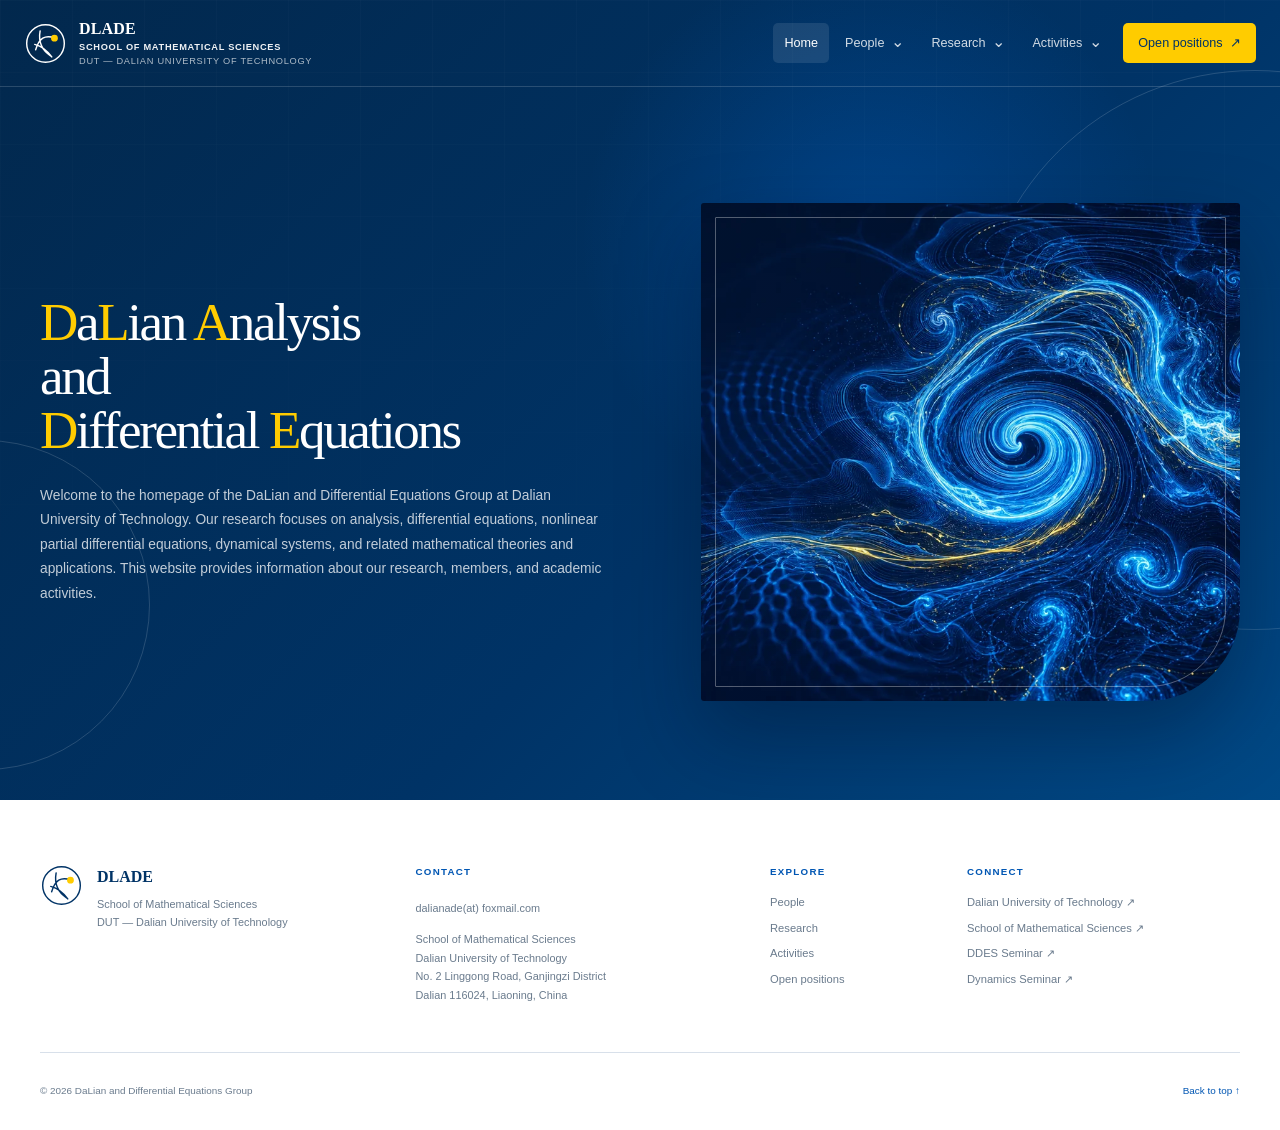
<file: index.html>
<!doctype html>
<html lang="en">
<head>
  <meta charset="utf-8">
  <meta name="viewport" content="width=device-width, initial-scale=1">
  <meta name="description" content="Homepage of the DaLian Analysis and Differential Equations Group at Dalian University of Technology.">
  <meta name="theme-color" content="#003366">
  <title>DLADE — Dalian Analysis and Differential Equations</title>
  <link rel="stylesheet" href="styles.css?v=20261029a">
    <link rel="icon" type="image/svg+xml" href="assets/dlade-favicon.svg">
  <script src="script.js?v=20261029b" defer></script>
</head>
<body id="top" class="home-page">
  <a class="skip-link" href="#main-content">Skip to content</a>

  <header class="site-header">
    <div class="header-inner">
      <a class="brand" href="#home" aria-label="Dalian Analysis and Differential Equations Group home">
        <svg class="brand-mark" viewBox="0 0 48 48" aria-hidden="true"><circle cx="24" cy="24" r="21"></circle><path d="M13 31c4-13 10-17 22-13M12 25c8 2 14 7 19 14M18 10c-2 11 1 21 12 28"></path><circle cx="34" cy="18" r="3"></circle></svg>
        <span class="brand-copy"><strong>DLADE</strong><small><span>School of Mathematical Sciences</span><span>DUT — Dalian University of Technology</span></small></span>
      </a>

      <button class="menu-toggle" type="button" aria-expanded="false" aria-controls="primary-navigation"><span></span><span></span><span></span><span class="sr-only">Toggle navigation</span></button>

      <nav class="primary-nav" id="primary-navigation" aria-label="Primary navigation">
        <a class="nav-link active" href="#home" aria-current="page">Home</a>
        <div class="nav-dropdown" data-dropdown>
          <a class="nav-link nav-dropdown-direct" href="people.html" data-dropdown-link aria-expanded="false" aria-haspopup="true" aria-controls="people-menu">People <span class="nav-chevron" aria-hidden="true">⌄</span></a>
          <div class="nav-submenu nav-submenu-wide" id="people-menu" role="menu"><a href="people.html#faculty" role="menuitem">Faculty Members</a><a href="people.html#junior" role="menuitem">Junior Researchers</a></div>
        </div>
        <div class="nav-dropdown" data-dropdown>
          <a class="nav-link nav-dropdown-direct" href="research.html" data-dropdown-link aria-expanded="false" aria-haspopup="true" aria-controls="research-menu">Research <span class="nav-chevron" aria-hidden="true">⌄</span></a>
          <div class="nav-submenu nav-submenu-wide" id="research-menu" role="menu"><a href="research.html#analysis-pde" role="menuitem"> Analysis &amp; Partial Differential Equations</a><a href="research.html#bifurcation-theory-pdes" role="menuitem">Bifurcation Theory &amp; Partial Differential Equations</a><a href="research.html#harmonic-analysis" role="menuitem">Harmonic Analysis</a><a href="research.html#nonlinear-diffusion-image-processing" role="menuitem">Nonlinear Diffusion &amp; Image Processing</a><a href="research.html#dynamics-geometry" role="menuitem">Dynamical Systems &amp; Geometry</a><a href="research.html#stochastic-dynamics" role="menuitem">Stochastic Dynamical Systems</a></div>
        </div>
        <div class="nav-dropdown" data-dropdown>
          <a class="nav-link nav-dropdown-direct" href="activities.html" data-dropdown-link aria-expanded="false" aria-haspopup="true" aria-controls="activities-menu">Activities <span class="nav-chevron" aria-hidden="true">⌄</span></a>
          <div class="nav-submenu nav-submenu-wide" id="activities-menu" role="menu">
            <a href="activities.html#teaching-activities" role="menuitem"><span>Teaching</span>Courses</a>
            <a href="activities.html#weekly-seminars" role="menuitem"><span>Weekly</span>DDES &amp; DS Seminars</a>
            <a href="activities.html#past-events" role="menuitem"><span>Archive</span>Past Events</a>
          </div>
        </div>
        <a class="nav-link nav-cta" href="positions.html">Open positions <span aria-hidden="true">↗</span></a>
      </nav>
    </div>
  </header>

  <main id="main-content">
    <section class="hero" id="home">
      <div class="hero-grid" aria-hidden="true"></div><div class="orbit orbit-one" aria-hidden="true"></div><div class="orbit orbit-two" aria-hidden="true"></div>
      <div class="shell hero-layout">
        <div class="hero-copy reveal">
          <h1 aria-label="DaLian and Differential Equations">
            <span class="hero-title-line"><span class="title-accent">D</span>a<span class="title-accent">L</span>ian <span class="title-accent">A</span>nalysis</span>
            <span class="hero-title-line">and</span>
            <span class="hero-title-line"><span class="title-accent">D</span>ifferential <span class="title-accent">E</span>quations</span>
          </h1>
          <p class="hero-lede">Welcome to the homepage of the DaLian and Differential Equations Group at Dalian University of Technology. Our research focuses on analysis, differential equations, nonlinear partial differential equations, dynamical systems, and related mathematical theories and applications. This website provides information about our research, members, and academic activities.</p>
        </div>
        <div class="hero-visual reveal" data-delay="160">
          <div class="image-frame"><img src="assets/dlade-fluid-dynamics-hero.webp" alt="Scientific visualization of nonlinear fluid vortices, wave fronts and turbulent flow"><div class="image-wash"></div></div>
          <div class="formula-card formula-a" hidden aria-label="Incompressible Navier-Stokes equations" data-latex="\begin{cases}\partial_t \mathbf{u}+(\mathbf{u}\cdot\nabla)\mathbf{u}=-\nabla p+\nu\Delta\mathbf{u},\\ \nabla\cdot\mathbf{u}=0.\end{cases}">
            <math class="navier-stokes-system" display="block" aria-hidden="true"><mrow><mo class="system-brace" fence="true" stretchy="true">{</mo><mtable class="equation-lines" columnalign="left" rowspacing="0.55em"><mtr><mtd><msub><mo>∂</mo><mi>t</mi></msub><mi mathvariant="bold">u</mi><mo>+</mo><mo>(</mo><mi mathvariant="bold">u</mi><mo>·</mo><mo>∇</mo><mo>)</mo><mi mathvariant="bold">u</mi><mo>=</mo><mo>−</mo><mo>∇</mo><mi>p</mi><mo>+</mo><mi>ν</mi><mo>Δ</mo><mi mathvariant="bold">u</mi></mtd></mtr><mtr><mtd><mo>∇</mo><mo>·</mo><mi mathvariant="bold">u</mi><mo>=</mo><mn>0</mn></mtd></mtr></mtable></mrow></math>
          </div>
        </div>
      </div>
    </section>
  </main>

  <footer class="site-footer">
    <div class="shell footer-grid">
      <div class="footer-brand"><svg class="brand-mark" viewBox="0 0 48 48" aria-hidden="true"><circle cx="24" cy="24" r="21"></circle><path d="M13 31c4-13 10-17 22-13M12 25c8 2 14 7 19 14M18 10c-2 11 1 21 12 28"></path><circle cx="34" cy="18" r="3"></circle></svg><div><strong>DLADE</strong><p>School of Mathematical Sciences<br>DUT — Dalian University of Technology</p></div></div>
      <div class="footer-contact"><span>Contact</span><span class="contact-email">dalianade<strong>(at)</strong> foxmail.com</span><p>School of Mathematical Sciences<br>Dalian University of Technology<br>No. 2 Linggong Road, Ganjingzi District<br>Dalian 116024, Liaoning, China</p></div>
      <div class="footer-links"><span>Explore</span><a href="people.html">People</a><a href="research.html">Research</a><a href="activities.html">Activities</a><a href="positions.html">Open positions</a></div>
      <div class="footer-links"><span>Connect</span><a href="https://www.dlut.edu.cn/" target="_blank" rel="noreferrer">Dalian University of Technology ↗</a><a href="https://math.dlut.edu.cn/" target="_blank" rel="noreferrer">School of Mathematical Sciences ↗</a><a href="https://dutdynamics.github.io/ddes/" target="_blank" rel="noreferrer">DDES Seminar ↗</a><a href="https://dutdynamics.github.io/ds/" target="_blank" rel="noreferrer">Dynamics Seminar ↗</a></div>
    </div>
    <div class="shell footer-bottom"><p>© 2026 DaLian and Differential Equations Group</p><a href="#top" data-back-to-top>Back to top ↑</a></div>
  </footer>
</body>
</html>
</file>
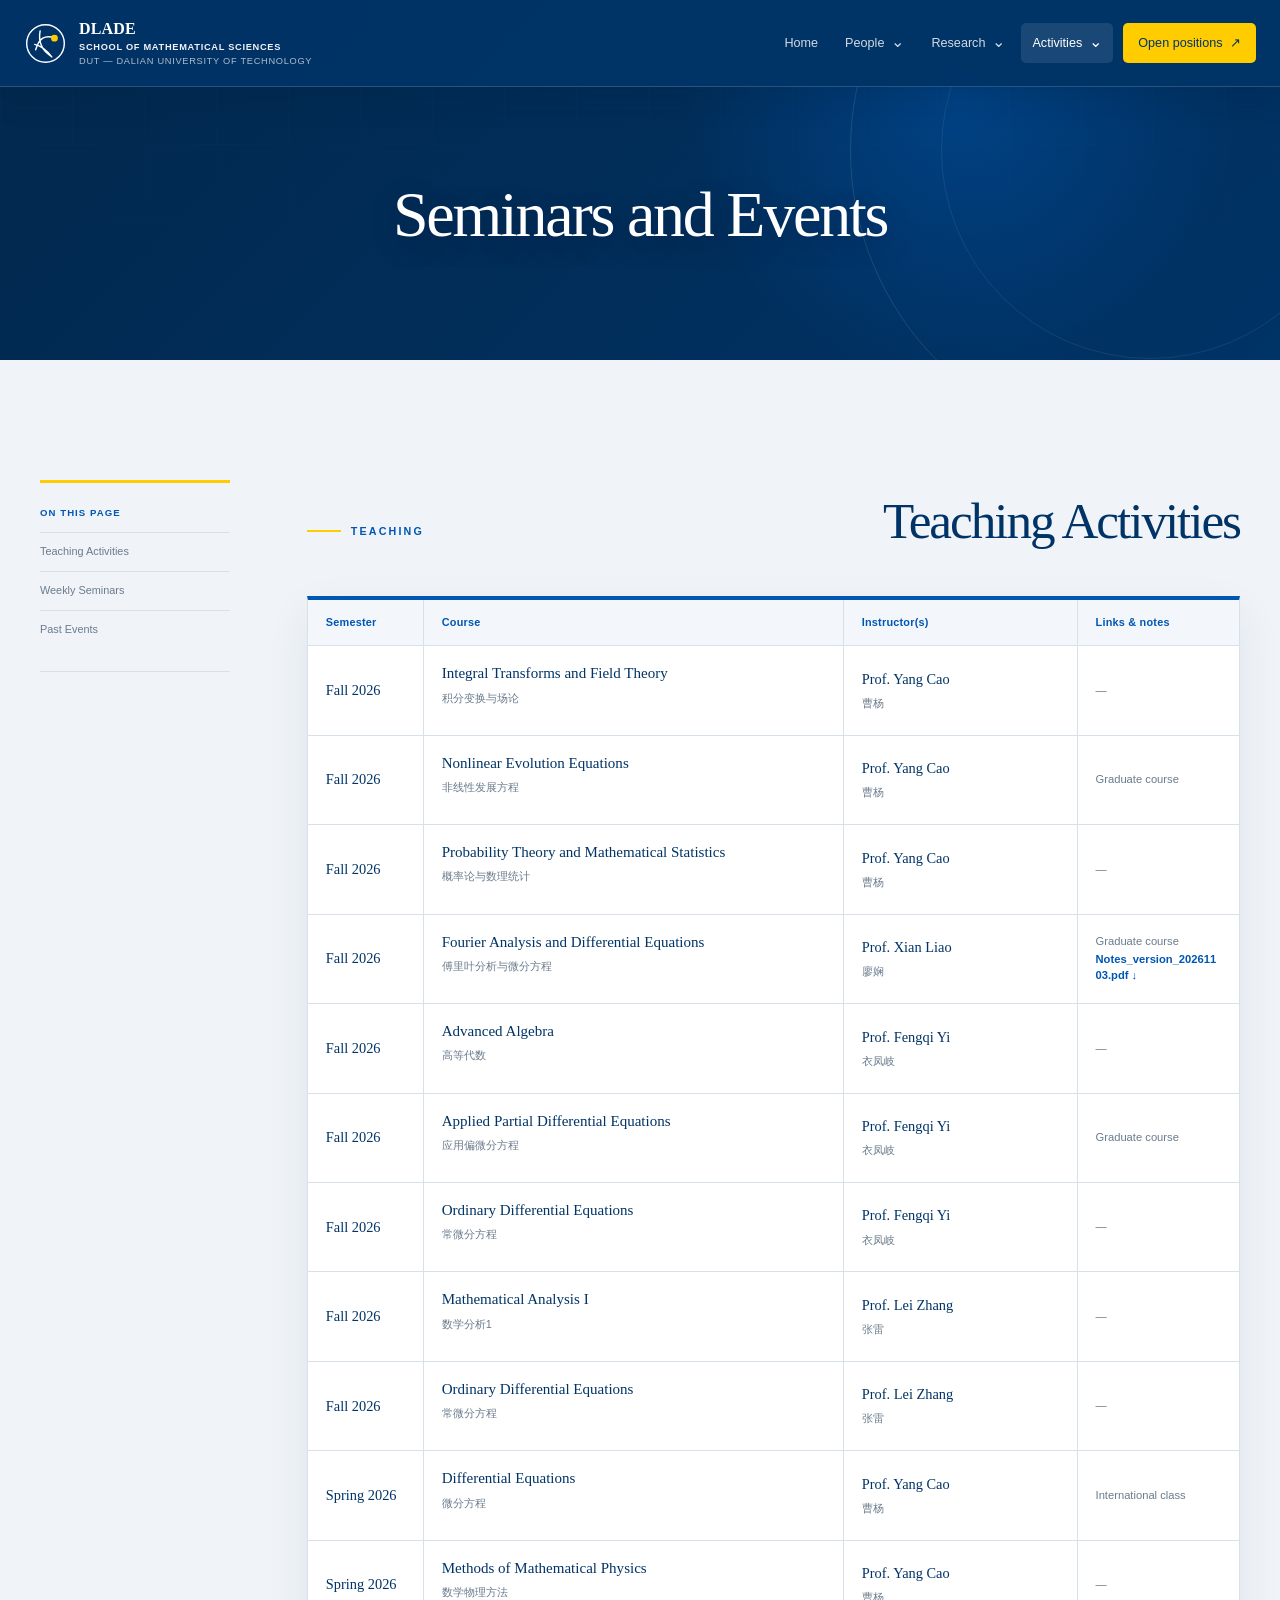
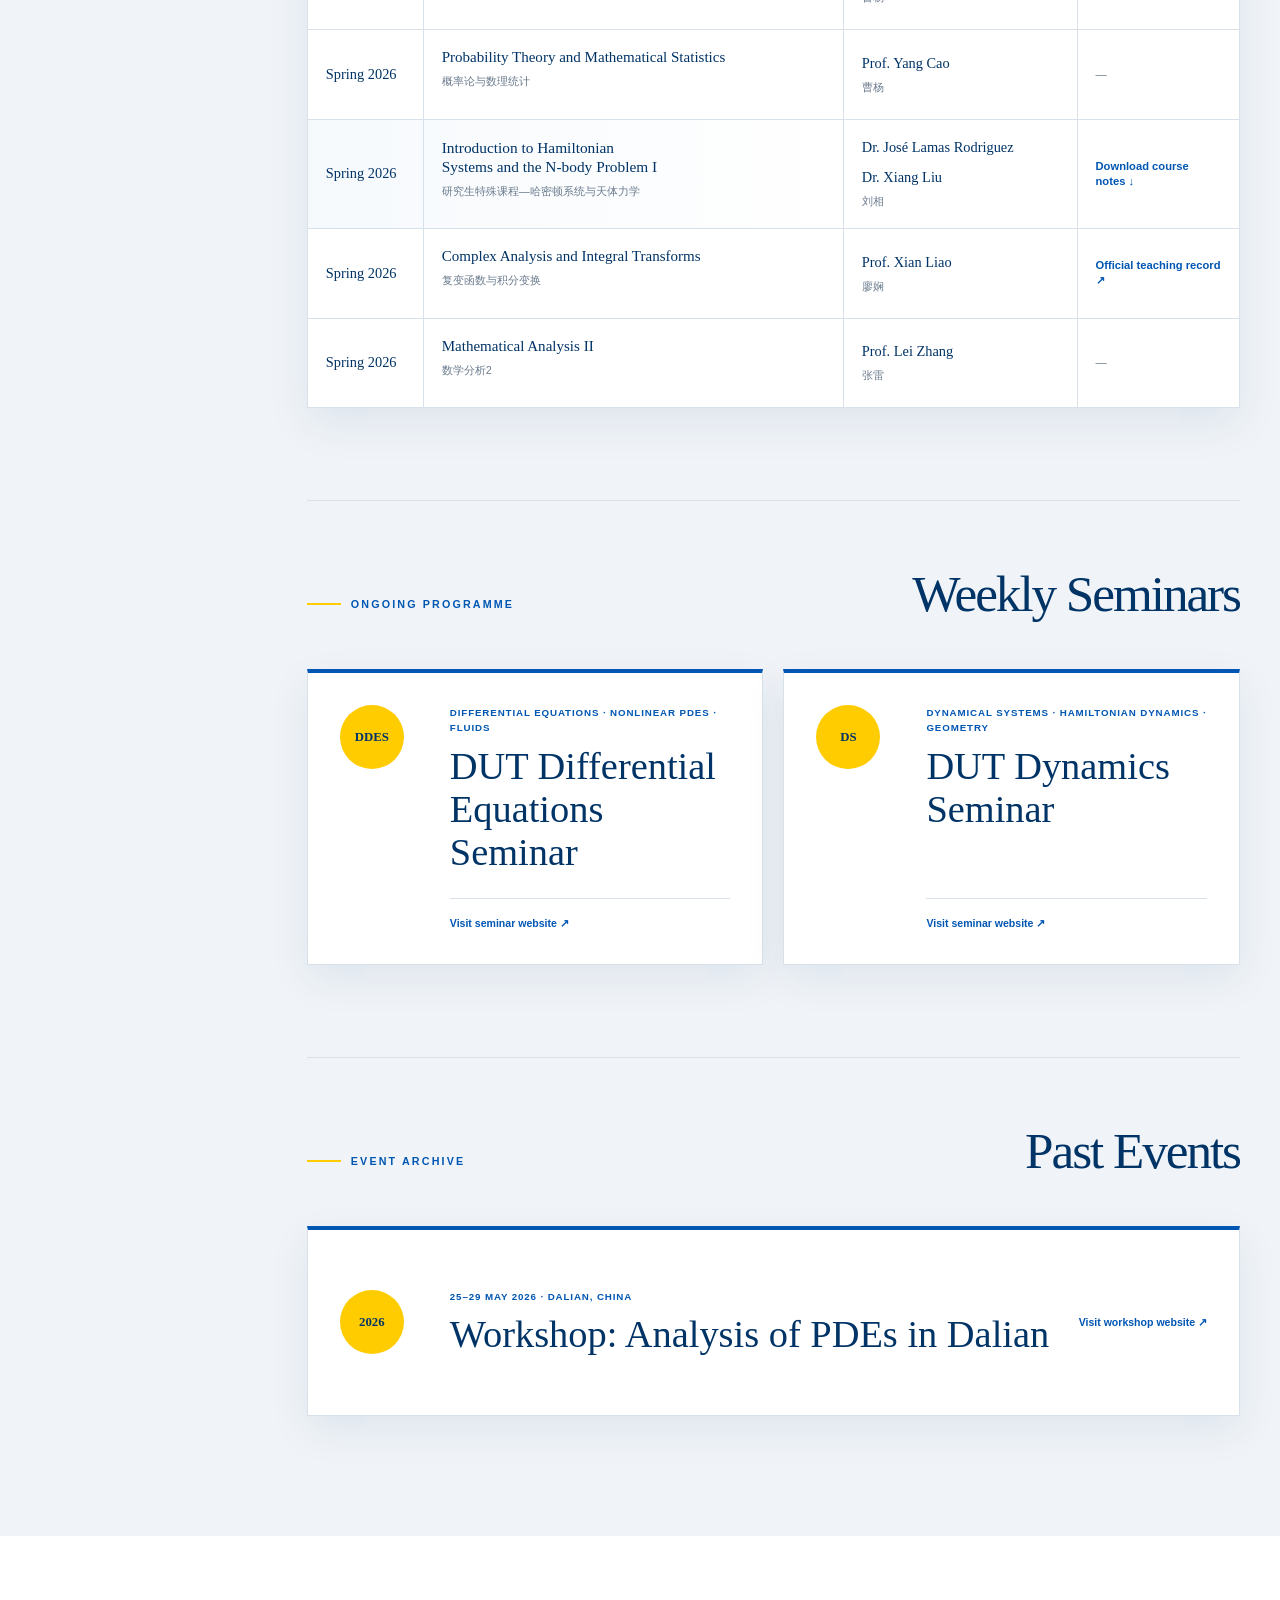
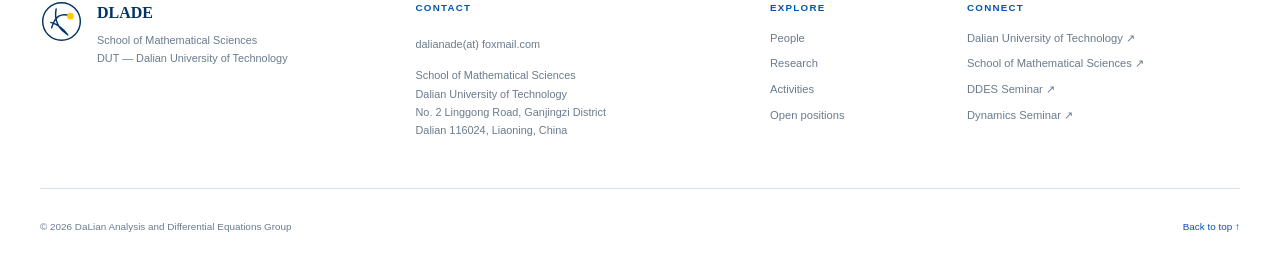
<file: activities.html>
<!doctype html>
<html lang="en">
<head>
  <meta charset="utf-8">
  <meta name="viewport" content="width=device-width, initial-scale=1">
  <meta name="description" content="Seminars and events of the DaLian Analysis and Differential Equations Group.">
  <meta name="theme-color" content="#003366">
  <title>Seminars and Events — DLADE</title>
  <link rel="stylesheet" href="styles.css?v=20261029a">
    <link rel="icon" type="image/svg+xml" href="assets/dlade-favicon.svg">
  <script src="script.js?v=20261029b" defer></script>
</head>
<body id="top" class="activities-page">
  <a class="skip-link" href="#main-content">Skip to content</a>
  <header class="site-header subpage-site-header">
    <div class="header-inner">
      <a class="brand" href="index.html#home" aria-label="DaLian Analysis and Differential Equations Group home"><svg class="brand-mark" viewBox="0 0 48 48" aria-hidden="true"><circle cx="24" cy="24" r="21"></circle><path d="M13 31c4-13 10-17 22-13M12 25c8 2 14 7 19 14M18 10c-2 11 1 21 12 28"></path><circle cx="34" cy="18" r="3"></circle></svg><span class="brand-copy"><strong>DLADE</strong><small><span>School of Mathematical Sciences</span><span>DUT — Dalian University of Technology</span></small></span></a>
      <button class="menu-toggle" type="button" aria-expanded="false" aria-controls="primary-navigation"><span></span><span></span><span></span><span class="sr-only">Toggle navigation</span></button>
      <nav class="primary-nav" id="primary-navigation" aria-label="Primary navigation">
        <a class="nav-link" href="index.html#home">Home</a>
        <div class="nav-dropdown" data-dropdown><a class="nav-link nav-dropdown-direct" href="people.html" data-dropdown-link aria-expanded="false" aria-haspopup="true" aria-controls="people-menu">People <span class="nav-chevron" aria-hidden="true">⌄</span></a><div class="nav-submenu nav-submenu-wide" id="people-menu" role="menu"><a href="people.html#faculty" role="menuitem">Faculty Members</a><a href="people.html#junior" role="menuitem">Junior Researchers</a></div></div>
        <div class="nav-dropdown" data-dropdown><a class="nav-link nav-dropdown-direct" href="research.html" data-dropdown-link aria-expanded="false" aria-haspopup="true" aria-controls="research-menu">Research <span class="nav-chevron" aria-hidden="true">⌄</span></a><div class="nav-submenu nav-submenu-wide" id="research-menu" role="menu"><a href="research.html#analysis-pde" role="menuitem">Analysis &amp; Partial Differential Equations</a><a href="research.html#bifurcation-theory-pdes" role="menuitem">Bifurcation Theory &amp; Partial Differential Equations</a><a href="research.html#harmonic-analysis" role="menuitem">Harmonic Analysis</a><a href="research.html#nonlinear-diffusion-image-processing" role="menuitem">Nonlinear Diffusion &amp; Image Processing</a><a href="research.html#dynamics-geometry" role="menuitem">Dynamical Systems &amp; Geometry</a><a href="research.html#stochastic-dynamics" role="menuitem">Stochastic Dynamical Systems</a></div></div>
        <div class="nav-dropdown" data-dropdown><a class="nav-link nav-dropdown-direct active" href="activities.html" data-dropdown-link aria-current="page" aria-expanded="false" aria-haspopup="true" aria-controls="activities-menu">Activities <span class="nav-chevron" aria-hidden="true">⌄</span></a><div class="nav-submenu nav-submenu-wide" id="activities-menu" role="menu"><a href="activities.html#teaching-activities" role="menuitem"><span>Teaching</span>Courses</a><a href="activities.html#weekly-seminars" role="menuitem"><span>Weekly</span>DDES &amp; DS Seminars</a><a href="activities.html#past-events" role="menuitem"><span>Archive</span>Past Events</a></div></div>
        <a class="nav-link nav-cta" href="positions.html">Open positions <span aria-hidden="true">↗</span></a>
      </nav>
    </div>
  </header>
  <main id="main-content">
    <section class="positions-page-hero section-page-hero activities-page-hero"><div class="hero-grid" aria-hidden="true"></div><div class="positions-orbit" aria-hidden="true"></div><div class="shell positions-page-hero-inner reveal"><h1>Seminars and Events</h1></div></section>

    <section class="section activities-directory" aria-label="Teaching, seminars and events">
      <div class="shell activities-page-layout">
        <aside class="page-side-nav reveal" aria-label="Activities on this page">
          <span>On this page</span>
          <a href="#teaching-activities">Teaching Activities</a>
          <a href="#weekly-seminars">Weekly Seminars</a>
          <a href="#past-events">Past Events</a>
        </aside>

        <div class="activities-stream">
          <section class="activities-block teaching-activities" id="teaching-activities" aria-labelledby="teaching-title">
            <div class="events-section-heading reveal"><p class="eyebrow dark"><span></span> Teaching</p><h2 id="teaching-title">Teaching Activities</h2></div>
            <div class="teaching-list reveal" role="table" aria-label="Teaching activities in 2026">
              <div class="teaching-list-head" role="row">
                <span role="columnheader">Semester</span>
                <span role="columnheader">Course</span>
                <span role="columnheader">Instructor(s)</span>
                <span role="columnheader">Links &amp; notes</span>
              </div>
              <article class="teaching-list-row" role="row">
                <div class="teaching-list-cell teaching-semester" role="cell"><span class="teaching-mobile-label">Semester</span><strong>Spring 2026</strong></div>
                <div class="teaching-list-cell teaching-course" role="cell"><span class="teaching-mobile-label">Course</span><h3>Complex Analysis and Integral Transforms</h3><p lang="zh-Hans">复变函数与积分变换</p></div>
                <div class="teaching-list-cell teaching-instructors" role="cell"><span class="teaching-mobile-label">Instructor</span><strong>Prof. Xian Liao</strong><small lang="zh-Hans">廖娴</small></div>
                <div class="teaching-list-cell teaching-links" role="cell"><span class="teaching-mobile-label">Links &amp; notes</span><a href="https://faculty.dlut.edu.cn/liao/zh_CN/skxx/1183963/list/index.htm" target="_blank" rel="noreferrer">Official teaching record ↗</a></div>
              </article>
              <article class="teaching-list-row teaching-list-row-featured" role="row">
                <div class="teaching-list-cell teaching-semester" role="cell"><span class="teaching-mobile-label">Semester</span><strong>Spring 2026</strong></div>
                <div class="teaching-list-cell teaching-course" role="cell"><span class="teaching-mobile-label">Course</span><h3>Introduction to Hamiltonian Systems and the N-body Problem I</h3><p lang="zh-Hans">研究生特殊课程—哈密顿系统与天体力学</p></div>
                <div class="teaching-list-cell teaching-instructors" role="cell"><span class="teaching-mobile-label">Instructors</span><div class="teaching-instructor-list"><div><strong>Dr. José Lamas Rodriguez</strong></div><div><strong>Dr. Xiang Liu</strong><small lang="zh-Hans">刘相</small></div></div></div>
                <div class="teaching-list-cell teaching-links" role="cell"><span class="teaching-mobile-label">Links &amp; notes</span><a href="assets/Introduction-to-Hamiltonian-Systems-and-the-N-body-Problem-I.pdf" download>Download course notes ↓</a></div>
              </article>
              <article class="teaching-list-row" role="row">
                <div class="teaching-list-cell teaching-semester" role="cell"><span class="teaching-mobile-label">Semester</span><strong>Spring 2026</strong></div>
                <div class="teaching-list-cell teaching-course" role="cell"><span class="teaching-mobile-label">Course</span><h3>Probability Theory and Mathematical Statistics</h3><p lang="zh-Hans">概率论与数理统计</p></div>
                <div class="teaching-list-cell teaching-instructors" role="cell"><span class="teaching-mobile-label">Instructor</span><strong>Prof. Yang Cao</strong><small lang="zh-Hans">曹杨</small></div>
                <div class="teaching-list-cell teaching-links" role="cell"><span class="teaching-mobile-label">Links &amp; notes</span><span aria-label="No additional information">—</span></div>
              </article>
              <article class="teaching-list-row" role="row">
                <div class="teaching-list-cell teaching-semester" role="cell"><span class="teaching-mobile-label">Semester</span><strong>Spring 2026</strong></div>
                <div class="teaching-list-cell teaching-course" role="cell"><span class="teaching-mobile-label">Course</span><h3>Methods of Mathematical Physics</h3><p lang="zh-Hans">数学物理方法</p></div>
                <div class="teaching-list-cell teaching-instructors" role="cell"><span class="teaching-mobile-label">Instructor</span><strong>Prof. Yang Cao</strong><small lang="zh-Hans">曹杨</small></div>
                <div class="teaching-list-cell teaching-links" role="cell"><span class="teaching-mobile-label">Links &amp; notes</span><span aria-label="No additional information">—</span></div>
              </article>
              <article class="teaching-list-row" role="row">
                <div class="teaching-list-cell teaching-semester" role="cell"><span class="teaching-mobile-label">Semester</span><strong>Spring 2026</strong></div>
                <div class="teaching-list-cell teaching-course" role="cell"><span class="teaching-mobile-label">Course</span><h3>Differential Equations</h3><p lang="zh-Hans">微分方程</p></div>
                <div class="teaching-list-cell teaching-instructors" role="cell"><span class="teaching-mobile-label">Instructor</span><strong>Prof. Yang Cao</strong><small lang="zh-Hans">曹杨</small></div>
                <div class="teaching-list-cell teaching-links" role="cell"><span class="teaching-mobile-label">Links &amp; notes</span><span>International class</span></div>
              </article>
              <article class="teaching-list-row" role="row">
                <div class="teaching-list-cell teaching-semester" role="cell"><span class="teaching-mobile-label">Semester</span><strong>Spring 2026</strong></div>
                <div class="teaching-list-cell teaching-course" role="cell"><span class="teaching-mobile-label">Course</span><h3>Mathematical Analysis II</h3><p lang="zh-Hans">数学分析2</p></div>
                <div class="teaching-list-cell teaching-instructors" role="cell"><span class="teaching-mobile-label">Instructor</span><strong>Prof. Lei Zhang</strong><small lang="zh-Hans">张雷</small></div>
                <div class="teaching-list-cell teaching-links" role="cell"><span class="teaching-mobile-label">Links &amp; notes</span><span aria-label="No additional information">—</span></div>
              </article>
              <article class="teaching-list-row" role="row">
                <div class="teaching-list-cell teaching-semester" role="cell"><span class="teaching-mobile-label">Semester</span><strong>Fall 2026</strong></div>
                <div class="teaching-list-cell teaching-course" role="cell"><span class="teaching-mobile-label">Course</span><h3>Fourier Analysis and Differential Equations</h3><p lang="zh-Hans">傅里叶分析与微分方程</p></div>
                <div class="teaching-list-cell teaching-instructors" role="cell"><span class="teaching-mobile-label">Instructor</span><strong>Prof. Xian Liao</strong><small lang="zh-Hans">廖娴</small></div>
                <div class="teaching-list-cell teaching-links" role="cell"><span class="teaching-mobile-label">Links &amp; notes</span><span>Graduate course</span><a href="assets/Fourier&DE_version_20261103.pdf" download="Fourier&DE_version_20261103.pdf" style="overflow-wrap: anywhere;"> Notes_version_20261103.pdf ↓</a></div>
              </article>
              <article class="teaching-list-row" role="row">
                <div class="teaching-list-cell teaching-semester" role="cell"><span class="teaching-mobile-label">Semester</span><strong>Fall 2026</strong></div>
                <div class="teaching-list-cell teaching-course" role="cell"><span class="teaching-mobile-label">Course</span><h3>Probability Theory and Mathematical Statistics</h3><p lang="zh-Hans">概率论与数理统计</p></div>
                <div class="teaching-list-cell teaching-instructors" role="cell"><span class="teaching-mobile-label">Instructor</span><strong>Prof. Yang Cao</strong><small lang="zh-Hans">曹杨</small></div>
                <div class="teaching-list-cell teaching-links" role="cell"><span class="teaching-mobile-label">Links &amp; notes</span><span aria-label="No additional information">—</span></div>
              </article>
              <article class="teaching-list-row" role="row">
                <div class="teaching-list-cell teaching-semester" role="cell"><span class="teaching-mobile-label">Semester</span><strong>Fall 2026</strong></div>
                <div class="teaching-list-cell teaching-course" role="cell"><span class="teaching-mobile-label">Course</span><h3>Integral Transforms and Field Theory</h3><p lang="zh-Hans">积分变换与场论</p></div>
                <div class="teaching-list-cell teaching-instructors" role="cell"><span class="teaching-mobile-label">Instructor</span><strong>Prof. Yang Cao</strong><small lang="zh-Hans">曹杨</small></div>
                <div class="teaching-list-cell teaching-links" role="cell"><span class="teaching-mobile-label">Links &amp; notes</span><span aria-label="No additional information">—</span></div>
              </article>
              <article class="teaching-list-row" role="row">
                <div class="teaching-list-cell teaching-semester" role="cell"><span class="teaching-mobile-label">Semester</span><strong>Fall 2026</strong></div>
                <div class="teaching-list-cell teaching-course" role="cell"><span class="teaching-mobile-label">Course</span><h3>Nonlinear Evolution Equations</h3><p lang="zh-Hans">非线性发展方程</p></div>
                <div class="teaching-list-cell teaching-instructors" role="cell"><span class="teaching-mobile-label">Instructor</span><strong>Prof. Yang Cao</strong><small lang="zh-Hans">曹杨</small></div>
                <div class="teaching-list-cell teaching-links" role="cell"><span class="teaching-mobile-label">Links &amp; notes</span><span>Graduate course</span></div>
              </article>
              <article class="teaching-list-row" role="row">
                <div class="teaching-list-cell teaching-semester" role="cell"><span class="teaching-mobile-label">Semester</span><strong>Fall 2026</strong></div>
                <div class="teaching-list-cell teaching-course" role="cell"><span class="teaching-mobile-label">Course</span><h3>Mathematical Analysis I</h3><p lang="zh-Hans">数学分析1</p></div>
                <div class="teaching-list-cell teaching-instructors" role="cell"><span class="teaching-mobile-label">Instructor</span><strong>Prof. Lei Zhang</strong><small lang="zh-Hans">张雷</small></div>
                <div class="teaching-list-cell teaching-links" role="cell"><span class="teaching-mobile-label">Links &amp; notes</span><span aria-label="No additional information">—</span></div>
              </article>
              <article class="teaching-list-row" role="row">
                <div class="teaching-list-cell teaching-semester" role="cell"><span class="teaching-mobile-label">Semester</span><strong>Fall 2026</strong></div>
                <div class="teaching-list-cell teaching-course" role="cell"><span class="teaching-mobile-label">Course</span><h3>Ordinary Differential Equations</h3><p lang="zh-Hans">常微分方程</p></div>
                <div class="teaching-list-cell teaching-instructors" role="cell"><span class="teaching-mobile-label">Instructor</span><strong>Prof. Lei Zhang</strong><small lang="zh-Hans">张雷</small></div>
                <div class="teaching-list-cell teaching-links" role="cell"><span class="teaching-mobile-label">Links &amp; notes</span><span aria-label="No additional information">—</span></div>
              </article>
              <article class="teaching-list-row" role="row">
                <div class="teaching-list-cell teaching-semester" role="cell"><span class="teaching-mobile-label">Semester</span><strong>Fall 2026</strong></div>
                <div class="teaching-list-cell teaching-course" role="cell"><span class="teaching-mobile-label">Course</span><h3>Ordinary Differential Equations</h3><p lang="zh-Hans">常微分方程</p></div>
                <div class="teaching-list-cell teaching-instructors" role="cell"><span class="teaching-mobile-label">Instructor</span><strong>Prof. Fengqi Yi</strong><small lang="zh-Hans">衣凤岐</small></div>
                <div class="teaching-list-cell teaching-links" role="cell"><span class="teaching-mobile-label">Links &amp; notes</span><span aria-label="No additional information">—</span></div>
              </article>
              <article class="teaching-list-row" role="row">
                <div class="teaching-list-cell teaching-semester" role="cell"><span class="teaching-mobile-label">Semester</span><strong>Fall 2026</strong></div>
                <div class="teaching-list-cell teaching-course" role="cell"><span class="teaching-mobile-label">Course</span><h3>Applied Partial Differential Equations</h3><p lang="zh-Hans">应用偏微分方程</p></div>
                <div class="teaching-list-cell teaching-instructors" role="cell"><span class="teaching-mobile-label">Instructor</span><strong>Prof. Fengqi Yi</strong><small lang="zh-Hans">衣凤岐</small></div>
                <div class="teaching-list-cell teaching-links" role="cell"><span class="teaching-mobile-label">Links &amp; notes</span><span>Graduate course</span></div>
              </article>
              <article class="teaching-list-row" role="row">
                <div class="teaching-list-cell teaching-semester" role="cell"><span class="teaching-mobile-label">Semester</span><strong>Fall 2026</strong></div>
                <div class="teaching-list-cell teaching-course" role="cell"><span class="teaching-mobile-label">Course</span><h3>Advanced Algebra</h3><p lang="zh-Hans">高等代数</p></div>
                <div class="teaching-list-cell teaching-instructors" role="cell"><span class="teaching-mobile-label">Instructor</span><strong>Prof. Fengqi Yi</strong><small lang="zh-Hans">衣凤岐</small></div>
                <div class="teaching-list-cell teaching-links" role="cell"><span class="teaching-mobile-label">Links &amp; notes</span><span aria-label="No additional information">—</span></div>
              </article>
            </div>
          </section>

          <section class="activities-block" id="weekly-seminars" aria-labelledby="weekly-title">
            <div class="events-section-heading reveal"><p class="eyebrow dark"><span></span> Ongoing programme</p><h2 id="weekly-title">Weekly Seminars</h2></div>
            <div class="event-row-grid">
              <a class="event-paper-card reveal" href="https://dutdynamics.github.io/ddes/" target="_blank" rel="noreferrer">
                <div class="event-card-code">DDES</div><div class="event-card-copy"><p>Differential equations · nonlinear PDEs · fluids</p><h3>DUT Differential Equations Seminar</h3></div><span>Visit seminar website ↗</span>
              </a>
              <a class="event-paper-card reveal" data-delay="80" href="https://dutdynamics.github.io/ds/" target="_blank" rel="noreferrer">
                <div class="event-card-code">DS</div><div class="event-card-copy"><p>Dynamical systems · Hamiltonian dynamics · geometry</p><h3>DUT Dynamics Seminar</h3></div><span>Visit seminar website ↗</span>
              </a>
            </div>
          </section>

          <section class="activities-block past-events-block" id="past-events" aria-labelledby="past-title">
            <div class="events-section-heading reveal"><p class="eyebrow dark"><span></span> Event archive</p><h2 id="past-title">Past Events</h2></div>
            <a class="event-paper-card event-paper-card-wide reveal" href="https://jiashunliu.github.io/Analysis_in_Dalian/index.html" target="_blank" rel="noreferrer">
              <div class="event-card-code">2026</div><div class="event-card-copy"><p>25–29 May 2026 · Dalian, China</p><h3>Workshop: Analysis of PDEs in Dalian</h3></div><span>Visit workshop website ↗</span>
            </a>
          </section>
        </div>
      </div>
    </section>
  </main>
  <footer class="site-footer"><div class="shell footer-grid"><div class="footer-brand"><svg class="brand-mark" viewBox="0 0 48 48" aria-hidden="true"><circle cx="24" cy="24" r="21"></circle><path d="M13 31c4-13 10-17 22-13M12 25c8 2 14 7 19 14M18 10c-2 11 1 21 12 28"></path><circle cx="34" cy="18" r="3"></circle></svg><div><strong>DLADE</strong><p>School of Mathematical Sciences<br>DUT — Dalian University of Technology</p></div></div><div class="footer-contact"><span>Contact</span><span class="contact-email">dalianade<strong>(at)</strong> foxmail.com</span><p>School of Mathematical Sciences<br>Dalian University of Technology<br>No. 2 Linggong Road, Ganjingzi District<br>Dalian 116024, Liaoning, China</p></div><div class="footer-links"><span>Explore</span><a href="people.html">People</a><a href="research.html">Research</a><a href="activities.html">Activities</a><a href="positions.html">Open positions</a></div><div class="footer-links"><span>Connect</span><a href="https://www.dlut.edu.cn/" target="_blank" rel="noreferrer">Dalian University of Technology ↗</a><a href="https://math.dlut.edu.cn/" target="_blank" rel="noreferrer">School of Mathematical Sciences ↗</a><a href="https://dutdynamics.github.io/ddes/" target="_blank" rel="noreferrer">DDES Seminar ↗</a><a href="https://dutdynamics.github.io/ds/" target="_blank" rel="noreferrer">Dynamics Seminar ↗</a></div></div><div class="shell footer-bottom"><p>© 2026 DaLian Analysis and Differential Equations Group</p><a href="#top" data-back-to-top>Back to top ↑</a></div></footer>
</body>
</html>
</file>
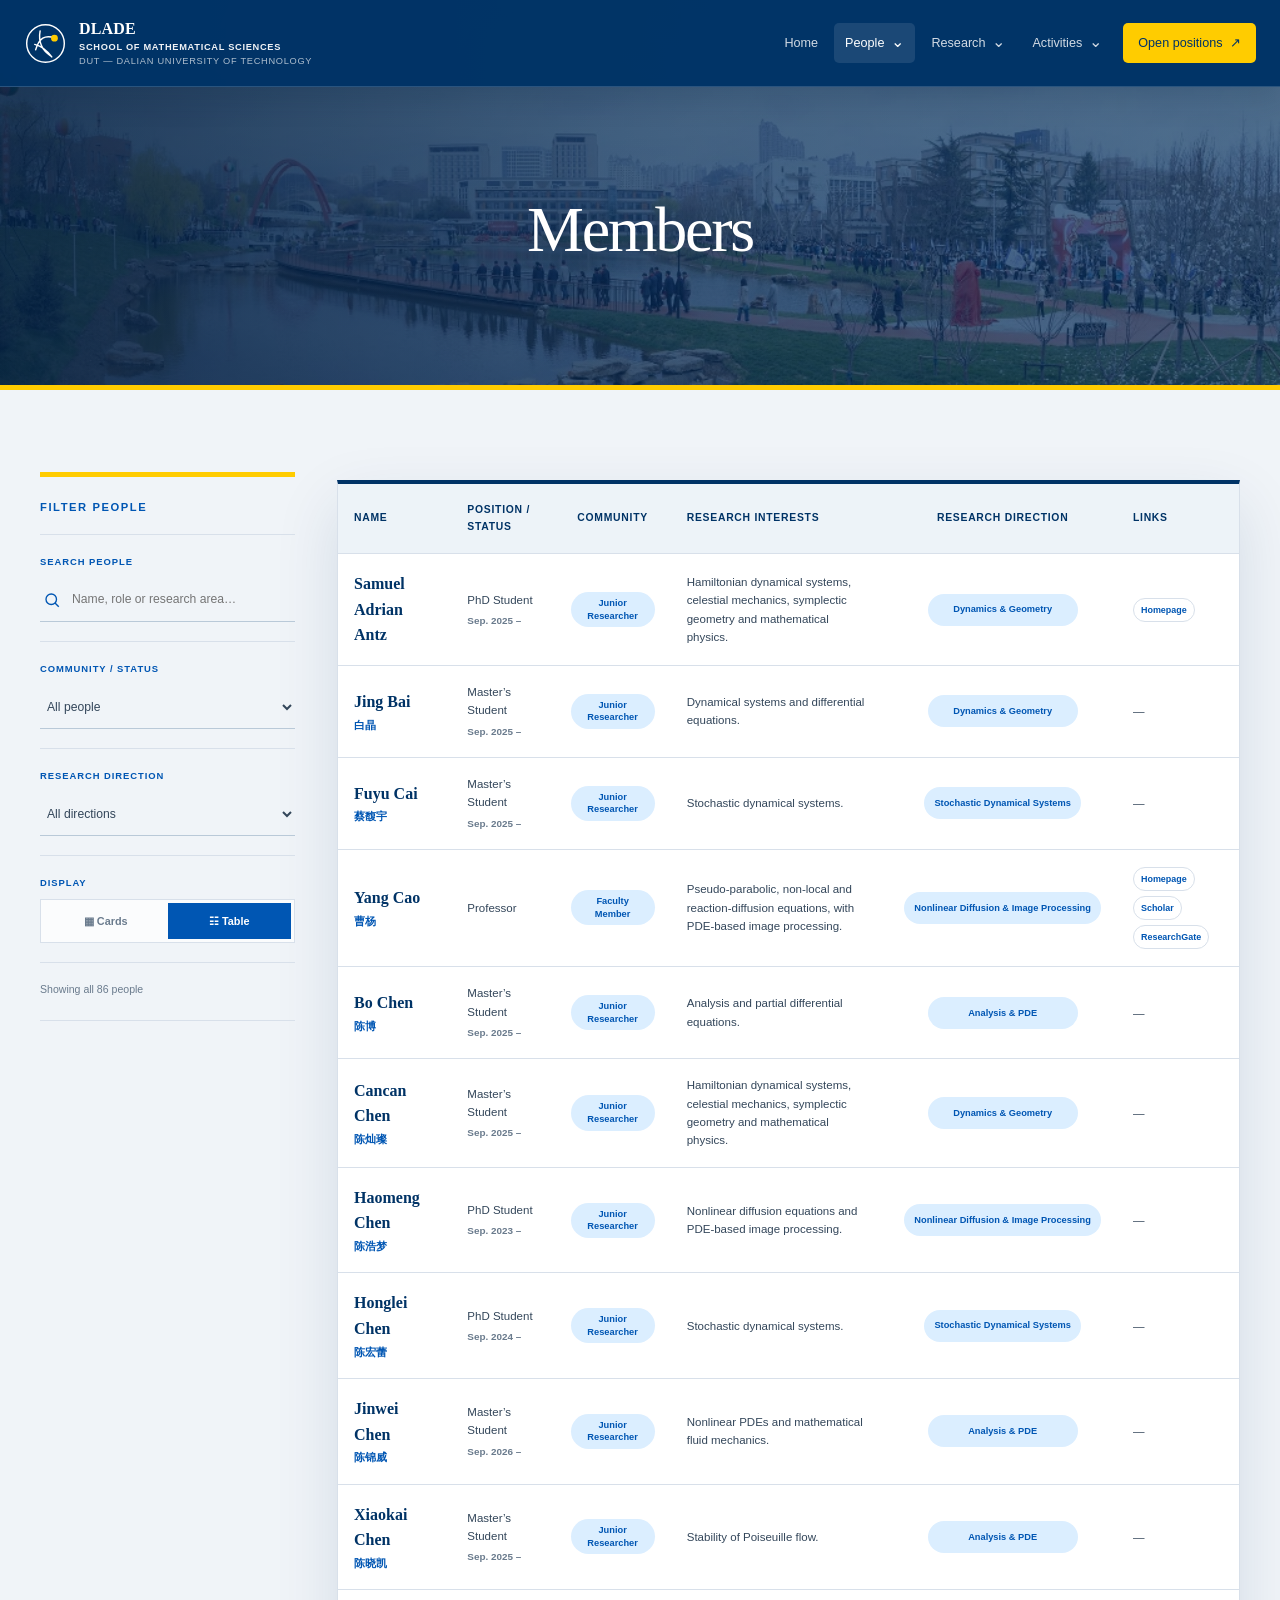
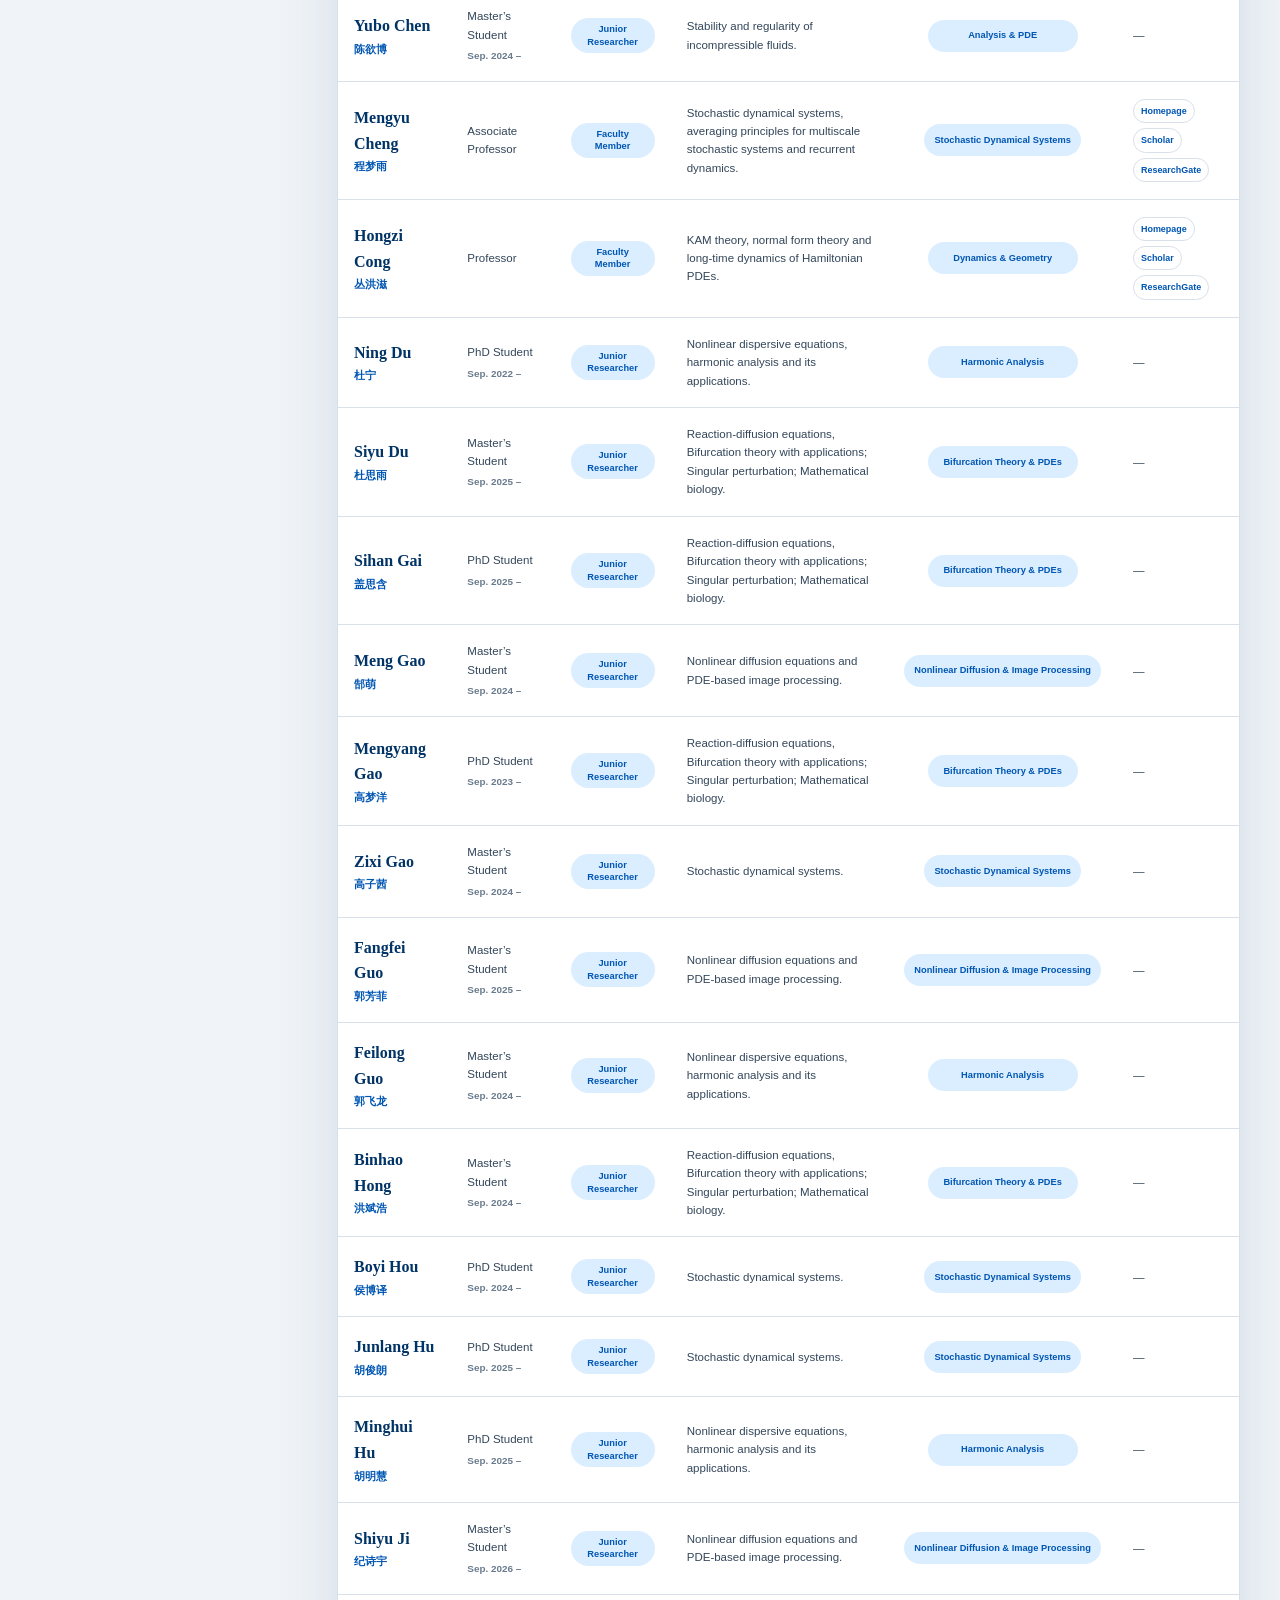
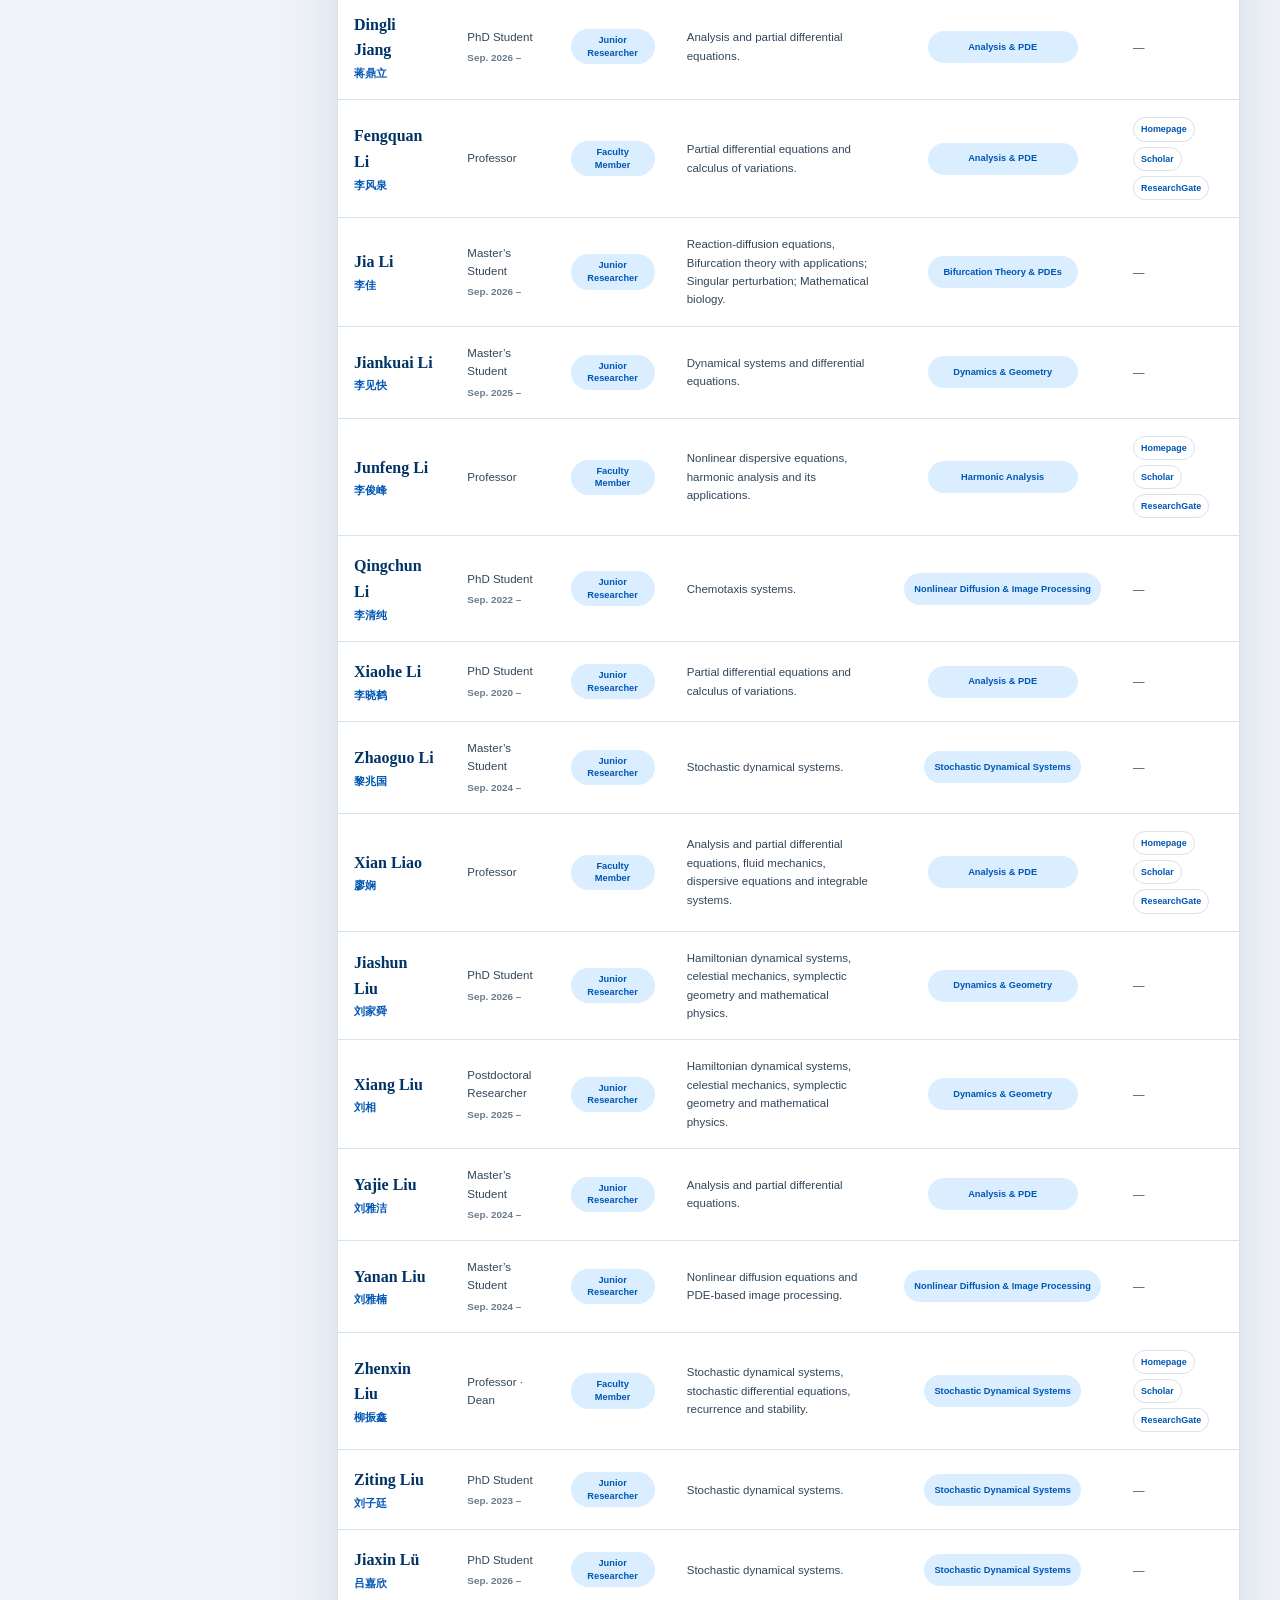
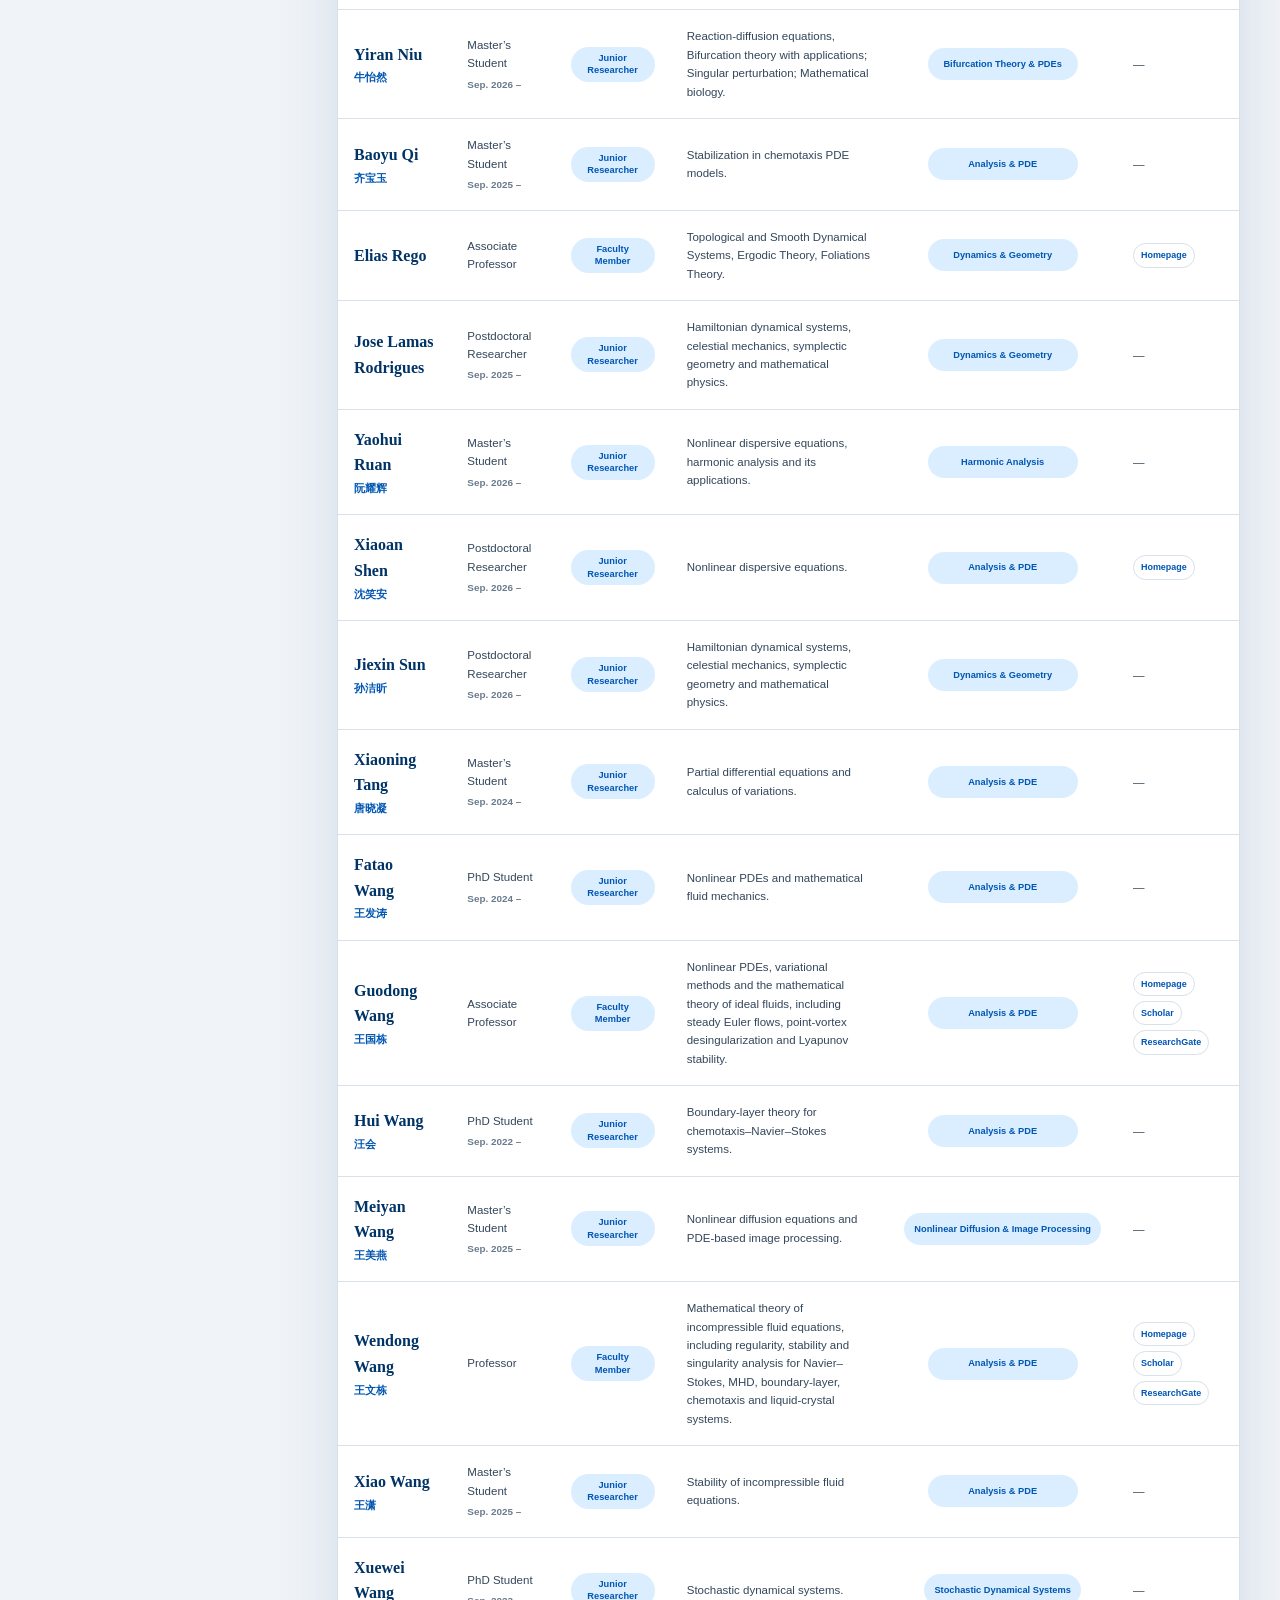
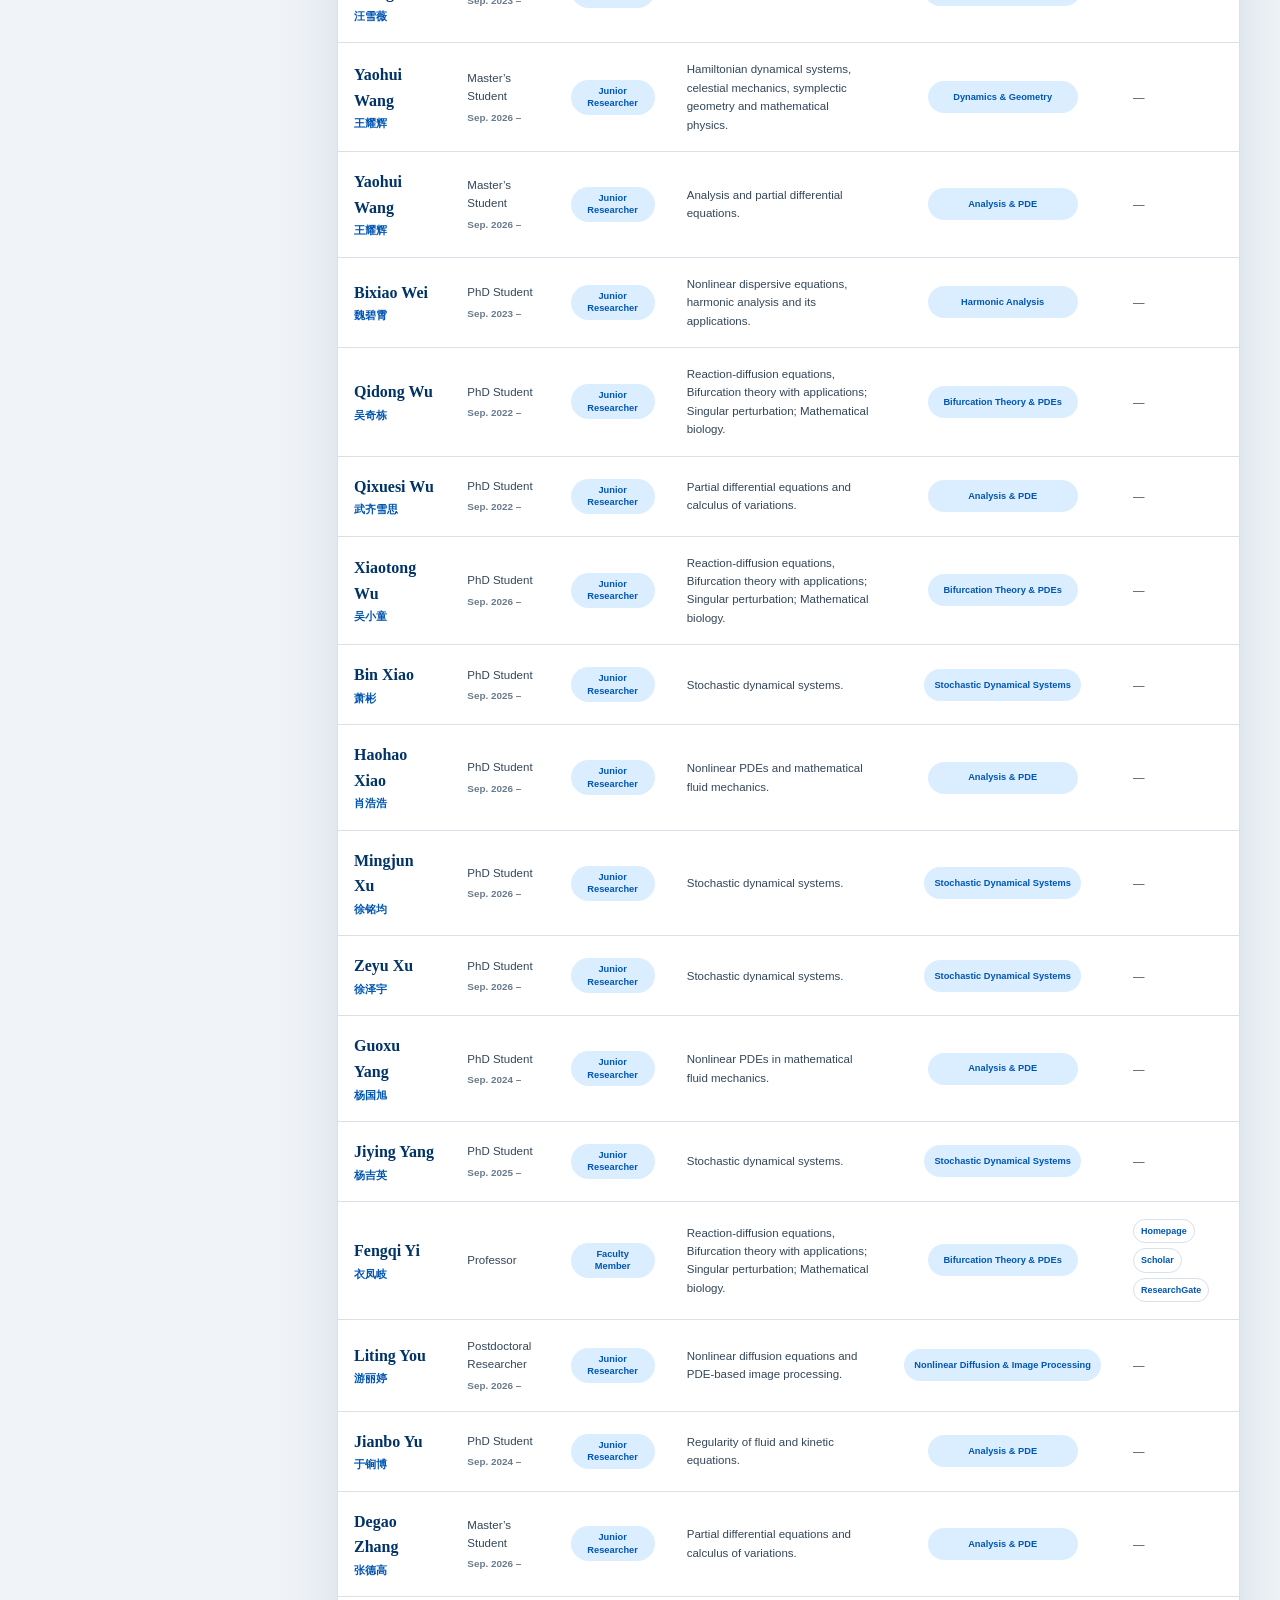
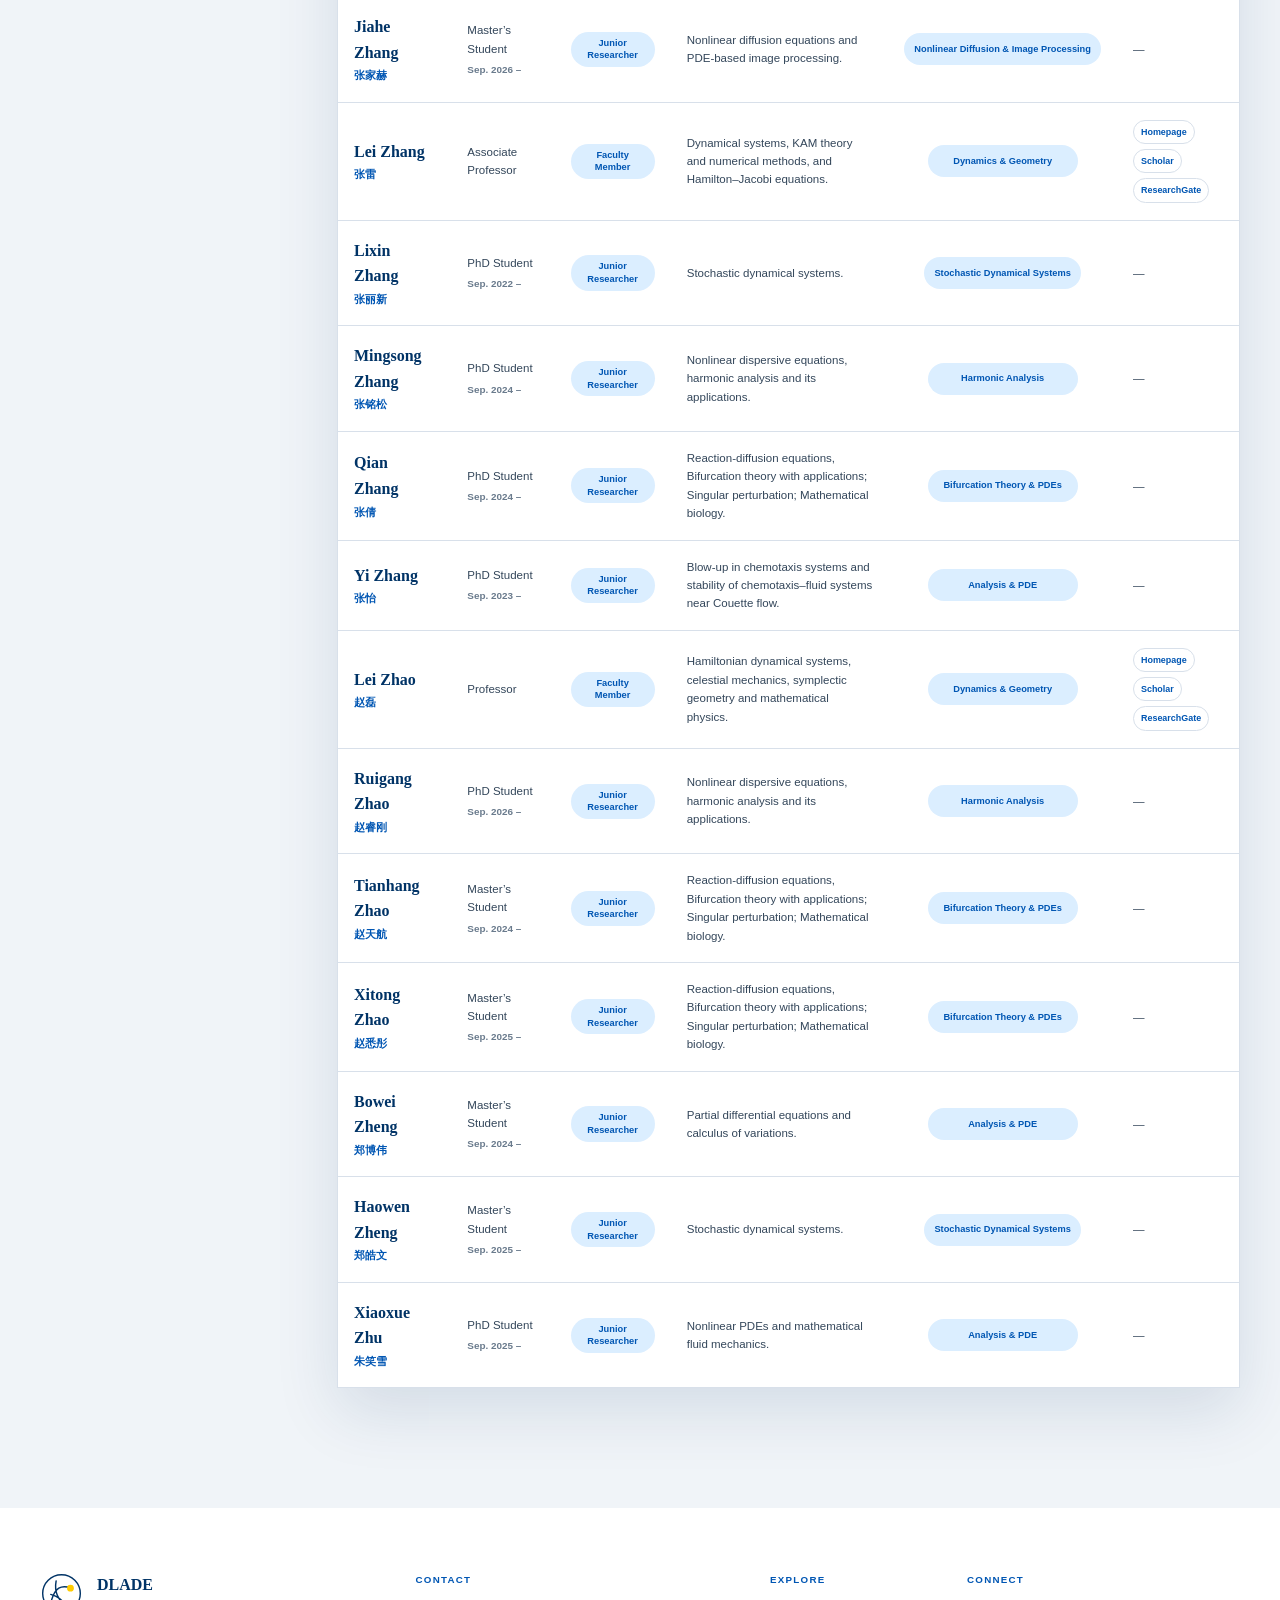
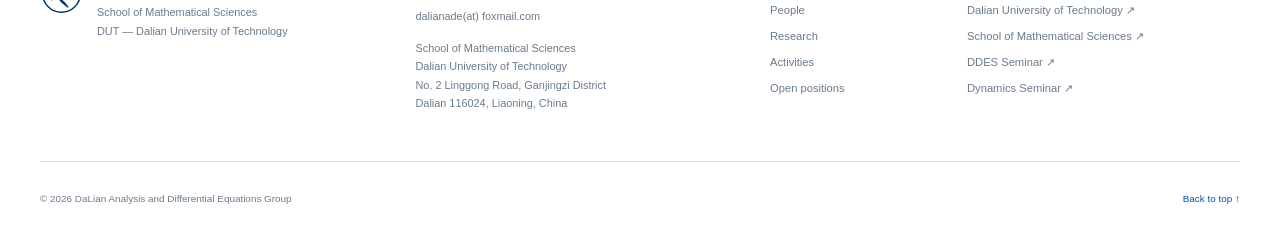
<file: people.html>
<!doctype html>
<html lang="en">
<head>
  <meta charset="utf-8">
  <meta name="viewport" content="width=device-width, initial-scale=1">
  <meta name="description" content="Faculty members and junior researchers of the Dalian Analysis and Differential Equations Group at Dalian University of Technology.">
  <meta name="theme-color" content="#003366">
  <title>People — DLADE</title>
    <link rel="stylesheet" href="styles.css?v=20261029a">
    <link rel="icon" type="image/svg+xml" href="assets/dlade-favicon.svg">
  <script src="script.js?v=20261029b" defer></script>
</head>
<body id="top" class="people-page">
  <a class="skip-link" href="#main-content">Skip to content</a>

  <header class="site-header subpage-site-header">
    <div class="header-inner">
      <a class="brand" href="index.html#home" aria-label="Dalian Analysis and Differential Equations Group home">
        <svg class="brand-mark" viewBox="0 0 48 48" aria-hidden="true">
          <circle cx="24" cy="24" r="21"></circle>
          <path d="M13 31c4-13 10-17 22-13M12 25c8 2 14 7 19 14M18 10c-2 11 1 21 12 28"></path>
          <circle cx="34" cy="18" r="3"></circle>
        </svg>
        <span class="brand-copy">
          <strong>DLADE</strong>
          <small><span>School of Mathematical Sciences</span><span>DUT — Dalian University of Technology</span></small>
        </span>
      </a>

      <button class="menu-toggle" type="button" aria-expanded="false" aria-controls="primary-navigation">
        <span></span><span></span><span></span><span class="sr-only">Toggle navigation</span>
      </button>

      <nav class="primary-nav" id="primary-navigation" aria-label="Primary navigation">
        <a class="nav-link" href="index.html#home">Home</a>
        <div class="nav-dropdown" data-dropdown>
          <a class="nav-link nav-dropdown-direct active" href="people.html" data-dropdown-link aria-current="page" aria-expanded="false" aria-haspopup="true" aria-controls="people-menu">People <span class="nav-chevron" aria-hidden="true">⌄</span></a>
          <div class="nav-submenu nav-submenu-wide" id="people-menu" role="menu">
            <a href="people.html#faculty" role="menuitem">Faculty Members</a>
            <a href="people.html#junior" role="menuitem">Junior Researchers</a>
          </div>
        </div>
        <div class="nav-dropdown" data-dropdown>
          <a class="nav-link nav-dropdown-direct" href="research.html" data-dropdown-link aria-expanded="false" aria-haspopup="true" aria-controls="research-menu">Research <span class="nav-chevron" aria-hidden="true">⌄</span></a>
          <div class="nav-submenu nav-submenu-wide" id="research-menu" role="menu"><a href="research.html#analysis-pde" role="menuitem">Analysis &amp; Partial Differential Equations</a><a href="research.html#bifurcation-theory-pdes" role="menuitem">Bifurcation Theory &amp; Partial Differential Equations</a><a href="research.html#harmonic-analysis" role="menuitem">Harmonic Analysis</a><a href="research.html#nonlinear-diffusion-image-processing" role="menuitem">Nonlinear Diffusion &amp; Image Processing</a><a href="research.html#dynamics-geometry" role="menuitem">Dynamical Systems &amp; Geometry</a><a href="research.html#stochastic-dynamics" role="menuitem">Stochastic Dynamical Systems</a></div>
        </div>
        <div class="nav-dropdown" data-dropdown>
          <a class="nav-link nav-dropdown-direct" href="activities.html" data-dropdown-link aria-expanded="false" aria-haspopup="true" aria-controls="activities-menu">Activities <span class="nav-chevron" aria-hidden="true">⌄</span></a>
          <div class="nav-submenu nav-submenu-wide" id="activities-menu" role="menu">
            <a href="activities.html#teaching-activities" role="menuitem"><span>Teaching</span>Courses</a>
            <a href="activities.html#weekly-seminars" role="menuitem"><span>Weekly</span>DDES &amp; DS Seminars</a>
            <a href="activities.html#past-events" role="menuitem"><span>Archive</span>Past Events</a>
          </div>
        </div>
        <a class="nav-link nav-cta" href="positions.html">Open positions <span aria-hidden="true">↗</span></a>
      </nav>
    </div>
  </header>

  <main id="main-content">
    <section class="positions-page-hero section-page-hero people-page-hero" aria-labelledby="people-hero-title">
      <div class="campus-hero-shade" aria-hidden="true"></div>
      <div class="shell positions-page-hero-inner reveal"><h1 id="people-hero-title">Members</h1></div>
    </section>

    <section class="section people-section" id="people" aria-label="People directory">
      <div class="shell">
        <div class="people-directory-layout">
        <aside class="people-toolbar reveal" aria-label="People directory controls">
          <p class="people-toolbar-title">Filter people</p>
          <label class="people-search" for="people-search">
            <span>Search people</span>
            <span class="search-field"><svg viewBox="0 0 24 24" aria-hidden="true"><circle cx="11" cy="11" r="7"></circle><path d="m16 16 5 5"></path></svg><input id="people-search" type="search" placeholder="Name, role or research area…" autocomplete="off"></span>
          </label>
          <label class="people-filter" for="people-role-filter">
            <span>Community / status</span>
            <select id="people-role-filter">
              <option value="all">All people</option>
              <option value="faculty">Faculty Members</option>
              <option value="junior">Junior Researchers</option>
              <option value="professor">Professors</option>
              <option value="associate">Associate Professors</option>
              <option value="postdoc">Postdoctoral Researchers</option>
              <option value="phd-student">PhD Students</option>
              <option value="masters-student">Master’s Students</option>
            </select>
          </label>
          <label class="people-filter" for="people-area-filter">
            <span>Research direction</span>
            <select id="people-area-filter">
              <option value="all">All directions</option>
              <option value="analysis-pde">Analysis &amp; PDE</option>
              <option value="bifurcation-theory-pdes">Bifurcation Theory &amp; PDEs</option>
              <option value="harmonic-analysis">Harmonic Analysis</option>
              <option value="nonlinear-diffusion-image-processing">Nonlinear Diffusion &amp; Image Processing</option>
              <option value="dynamics-geometry">Dynamics &amp; Geometry</option>
              <option value="stochastic-dynamics">Stochastic Dynamical Systems</option>
            </select>
          </label>
          <div class="people-view-control" role="group" aria-label="Directory view">
            <span>Display</span>
            <div>
              <button class="view-button" type="button" data-people-view="cards" aria-pressed="false"><span aria-hidden="true">▦</span> Cards</button>
              <button class="view-button active" type="button" data-people-view="table" aria-pressed="true"><span aria-hidden="true">☷</span> Table</button>
            </div>
          </div>
          <p id="people-results" class="people-results" role="status" aria-live="polite">Showing all 86 people</p>
        </aside>

        <div class="people-directory-content">
        <div id="people-card-view" hidden>
          <div class="people-group" id="faculty" data-people-group="faculty">
            <div class="group-banner reveal">
              <div><h3>Faculty Members</h3></div>
            </div>

            <div class="people-grid people-list faculty-list">
              <article class="person-card reveal" data-person data-group="faculty" data-area="harmonic-analysis" data-role="professor" data-name-zh="李俊峰">
                <div class="portrait portrait-gold"><span>JL</span></div>
                <div class="person-info">
                  <p class="person-role">Professor</p>
                  <h5 class="person-name"><span class="person-name-en">Junfeng Li</span><span class="person-name-zh" lang="zh-Hans">李俊峰</span></h5>
                  <p class="person-research">Nonlinear dispersive equations, harmonic analysis and its applications.</p>
                  <div class="person-links profile-links"><a href="https://faculty.dlut.edu.cn/lijunfeng/zh_CN/index.htm" target="_blank" rel="noreferrer">Homepage</a><a href="https://scholar.google.com/scholar?q=%22Junfeng+Li%22+%22Dalian+University+of+Technology%22+harmonic+analysis" target="_blank" rel="noreferrer">Scholar</a><a href="https://www.researchgate.net/profile/Junfeng-Li-24" target="_blank" rel="noreferrer">ResearchGate</a></div>
                </div>
              </article>
              <article class="person-card reveal" data-person data-group="faculty" data-area="analysis-pde" data-role="professor" data-name-zh="廖娴">
                <div class="portrait portrait-blue"><span>XL</span></div>
                <div class="person-info">
                  <p class="person-role">Professor</p>
                  <h5 class="person-name"><span class="person-name-en">Xian Liao</span><span class="person-name-zh" lang="zh-Hans">廖娴</span></h5>
                  <p class="person-research">Analysis and partial differential equations, fluid mechanics, dispersive equations and integrable systems.</p>
                  <div class="person-links profile-links"><a href="https://faculty.dlut.edu.cn/liao/zh_CN/index.htm" target="_blank" rel="noreferrer">Homepage</a><a href="https://scholar.google.com/scholar?q=%22Xian+Liao%22+Navier-Stokes" target="_blank" rel="noreferrer">Scholar</a><a href="https://www.researchgate.net/profile/Xian-Liao" target="_blank" rel="noreferrer">ResearchGate</a></div>
                </div>
              </article>
              <article class="person-card reveal" data-person data-group="faculty" data-area="analysis-pde" data-role="professor" data-name-zh="李风泉">
                <div class="portrait portrait-coral"><span>FL</span></div>
                <div class="person-info">
                  <p class="person-role">Professor</p>
                  <h5 class="person-name"><span class="person-name-en">Fengquan Li</span><span class="person-name-zh" lang="zh-Hans">李风泉</span></h5>
                  <p class="person-research">Partial differential equations and calculus of variations.</p>
                  <div class="person-links profile-links"><a href="https://faculty.dlut.edu.cn/2003011090/zh_CN/index.htm" target="_blank" rel="noreferrer">Homepage</a><a href="https://scholar.google.com/scholar?q=%22Fengquan+Li%22+%22Dalian+University+of+Technology%22" target="_blank" rel="noreferrer">Scholar</a><a href="https://www.researchgate.net/profile/Fengquan-Li" target="_blank" rel="noreferrer">ResearchGate</a></div>
                </div>
              </article>
              <article class="person-card reveal" data-person data-group="faculty" data-area="bifurcation-theory-pdes" data-role="professor" data-name-zh="衣凤岐">
                <div class="portrait portrait-mint"><span>FY</span></div>
                <div class="person-info">
                  <p class="person-role">Professor</p>
                  <h5 class="person-name"><span class="person-name-en">Fengqi Yi</span><span class="person-name-zh" lang="zh-Hans">衣凤岐</span></h5>
                  <p class="person-research">Reaction-diffusion equations, Bifurcation theory with applications; Singular perturbation; Mathematical biology.</p>
                  <div class="person-links profile-links"><a href="https://faculty.dlut.edu.cn/yifengqi/zh_CN/index/1071813/list/index.htm" target="_blank" rel="noreferrer">Homepage</a><a href="https://scholar.google.com/scholar?q=%22Fengqi+Yi%22+reaction-diffusion" target="_blank" rel="noreferrer">Scholar</a><a href="https://www.researchgate.net/search/publication?q=%22Fengqi%20Yi%22%20reaction-diffusion" target="_blank" rel="noreferrer">ResearchGate</a></div>
                </div>
              </article>
              <article class="person-card reveal" data-delay="80" data-person data-group="faculty" data-area="nonlinear-diffusion-image-processing" data-role="professor" data-name-zh="曹杨">
                <div class="portrait portrait-gold"><span>YC</span></div>
                <div class="person-info">
                  <p class="person-role">Professor</p>
                  <h5 class="person-name"><span class="person-name-en">Yang Cao</span><span class="person-name-zh" lang="zh-Hans">曹杨</span></h5>
                  <p class="person-research">Pseudo-parabolic, non-local and reaction-diffusion equations, with PDE-based image processing.</p>
                  <div class="person-links profile-links"><a href="https://faculty.dlut.edu.cn/2010015013/zh_CN/index.htm" target="_blank" rel="noreferrer">Homepage</a><a href="https://scholar.google.com/scholar?q=%22Yang+Cao%22+%22Dalian+University+of+Technology%22+pseudo-parabolic" target="_blank" rel="noreferrer">Scholar</a><a href="https://www.researchgate.net/profile/Yang-Cao-173" target="_blank" rel="noreferrer">ResearchGate</a></div>
                </div>
              </article>
              <article class="person-card reveal" data-delay="120" data-person data-group="faculty" data-area="dynamics-geometry" data-role="professor" data-name-zh="赵磊">
                <div class="portrait portrait-cyan"><span>LZ</span></div>
                <div class="person-info">
                  <p class="person-role">Professor</p>
                  <h5 class="person-name"><span class="person-name-en">Lei Zhao</span><span class="person-name-zh" lang="zh-Hans">赵磊</span></h5>
                  <p class="person-research">Hamiltonian dynamical systems, celestial mechanics, symplectic geometry and mathematical physics.</p>
                  <div class="person-links profile-links"><a href="https://faculty.dlut.edu.cn/zhao1899/zh_CN/index/1182940/list/index.htm" target="_blank" rel="noreferrer">Homepage</a><a href="https://scholar.google.com/scholar?q=%22Lei+Zhao%22+Hamiltonian+%22celestial+mechanics%22" target="_blank" rel="noreferrer">Scholar</a><a href="https://www.researchgate.net/profile/Lei-Zhao-50" target="_blank" rel="noreferrer">ResearchGate</a></div>
                </div>
              </article>
              <article class="person-card reveal" data-delay="160" data-person data-group="faculty" data-area="stochastic-dynamics" data-role="associate" data-name-zh="程梦雨">
                <div class="portrait portrait-ink"><span>MC</span></div>
                <div class="person-info">
                  <p class="person-role">Associate Professor</p>
                  <h5 class="person-name"><span class="person-name-en">Mengyu Cheng</span><span class="person-name-zh" lang="zh-Hans">程梦雨</span></h5>
                  <p class="person-research">Stochastic dynamical systems, averaging principles for multiscale stochastic systems and recurrent dynamics.</p>
                  <div class="person-links profile-links"><a href="https://faculty.dlut.edu.cn/chengmengyu/zh_CN/index.htm" target="_blank" rel="noreferrer">Homepage</a><a href="https://scholar.google.com/scholar?q=%22Mengyu+Cheng%22+stochastic+averaging" target="_blank" rel="noreferrer">Scholar</a><a href="https://www.researchgate.net/profile/Mengyu-Cheng" target="_blank" rel="noreferrer">ResearchGate</a></div>
                </div>
              </article>
              <article class="person-card reveal" data-delay="200" data-person data-group="faculty" data-area="stochastic-dynamics" data-role="professor" data-name-zh="柳振鑫">
                <div class="portrait portrait-coral"><span>ZL</span><small>Dean</small></div>
                <div class="person-info">
                  <p class="person-role">Professor · Dean</p>
                  <h5 class="person-name"><span class="person-name-en">Zhenxin Liu</span><span class="person-name-zh" lang="zh-Hans">柳振鑫</span></h5>
                  <p class="person-research">Stochastic dynamical systems, stochastic differential equations, recurrence and stability.</p>
                  <div class="person-links profile-links"><a href="https://faculty.dlut.edu.cn/liuzhenxin/zh_CN/index.htm" target="_blank" rel="noreferrer">Homepage</a><a href="https://scholar.google.com/scholar?q=%22Zhenxin+Liu%22+stochastic+%22Dalian+University+of+Technology%22" target="_blank" rel="noreferrer">Scholar</a><a href="https://www.researchgate.net/profile/Zhenxin-Liu-2" target="_blank" rel="noreferrer">ResearchGate</a></div>
                </div>
              </article>
              <article class="person-card reveal" data-person data-group="faculty" data-area="dynamics-geometry" data-role="professor" data-name-zh="丛洪滋">
                <div class="portrait portrait-violet"><span>HC</span></div>
                <div class="person-info">
                  <p class="person-role">Professor</p>
                  <h5 class="person-name"><span class="person-name-en">Hongzi Cong</span><span class="person-name-zh" lang="zh-Hans">丛洪滋</span></h5>
                  <p class="person-research">KAM theory, normal form theory and long-time dynamics of Hamiltonian PDEs.</p>
                  <div class="person-links profile-links"><a href="https://faculty.dlut.edu.cn/2009011121/zh_CN/index.htm" target="_blank" rel="noreferrer">Homepage</a><a href="https://scholar.google.com/scholar?q=%22Hongzi+Cong%22+Hamiltonian+KAM" target="_blank" rel="noreferrer">Scholar</a><a href="https://www.researchgate.net/profile/Hongzi-Cong" target="_blank" rel="noreferrer">ResearchGate</a></div>
                </div>
              </article>
              <article class="person-card reveal" data-person data-group="faculty" data-area="dynamics-geometry" data-role="associate" data-name-zh="张雷">
                <div class="portrait portrait-sky"><span>LZ</span></div>
                <div class="person-info">
                  <p class="person-role">Associate Professor</p>
                  <h5 class="person-name"><span class="person-name-en">Lei Zhang</span><span class="person-name-zh" lang="zh-Hans">张雷</span></h5>
                  <p class="person-research">Dynamical systems, KAM theory and numerical methods, and Hamilton–Jacobi equations.</p>
                  <div class="person-links profile-links"><a href="https://faculty.dlut.edu.cn/zhanglei2/zh_CN/index.htm" target="_blank" rel="noreferrer">Homepage</a><a href="https://scholar.google.com/scholar?q=%22Lei+Zhang%22+KAM+Hamilton-Jacobi+Dalian" target="_blank" rel="noreferrer">Scholar</a><a href="https://www.researchgate.net/search/publication?q=%22Lei%20Zhang%22%20KAM%20Hamilton-Jacobi" target="_blank" rel="noreferrer">ResearchGate</a></div>
                </div>
              </article>
              <article class="person-card reveal" data-person data-group="faculty" data-area="analysis-pde" data-role="professor" data-name-zh="王文栋">
                <div class="portrait portrait-mint"><span>WW</span></div>
                <div class="person-info">
                  <p class="person-role">Professor</p>
                  <h5 class="person-name"><span class="person-name-en">Wendong Wang</span><span class="person-name-zh" lang="zh-Hans">王文栋</span></h5>
                  <p class="person-research">Mathematical theory of incompressible fluid equations, including regularity, stability and singularity analysis for Navier–Stokes, MHD, boundary-layer, chemotaxis and liquid-crystal systems.</p>
                  <div class="person-links profile-links"><a href="https://faculty.dlut.edu.cn/wendong/zh_CN/index.htm" target="_blank" rel="noreferrer">Homepage</a><a href="https://scholar.google.com/scholar?q=%22Wendong+Wang%22+Navier-Stokes+MHD" target="_blank" rel="noreferrer">Scholar</a><a href="https://www.researchgate.net/search/publication?q=%22Wendong%20Wang%22%20Navier-Stokes" target="_blank" rel="noreferrer">ResearchGate</a></div>
                </div>
              </article>
              <article class="person-card reveal" data-person data-group="faculty" data-area="analysis-pde" data-role="associate" data-name-zh="王国栋">
                <div class="portrait portrait-ink"><span>GW</span></div>
                <div class="person-info">
                  <p class="person-role">Associate Professor</p>
                  <h5 class="person-name"><span class="person-name-en">Guodong Wang</span><span class="person-name-zh" lang="zh-Hans">王国栋</span></h5>
                  <p class="person-research">Nonlinear PDEs, variational methods and the mathematical theory of ideal fluids, including steady Euler flows, point-vortex desingularization and Lyapunov stability.</p>
                  <div class="person-links profile-links"><a href="https://faculty.dlut.edu.cn/wangguodong/zh_CN/index.htm" target="_blank" rel="noreferrer">Homepage</a><a href="https://scholar.google.com/scholar?q=%22Guodong+Wang%22+Euler+vortex" target="_blank" rel="noreferrer">Scholar</a><a href="https://www.researchgate.net/search/publication?q=%22Guodong%20Wang%22%20Euler%20vortex" target="_blank" rel="noreferrer">ResearchGate</a></div>
                </div>
              </article>
              <article class="person-card reveal" data-person data-group="faculty" data-area="dynamics-geometry" data-role="associate">
                <div class="portrait portrait-blue"><span>ER</span></div>
                <div class="person-info">
                  <p class="person-role">Associate Professor</p>
                  <h5 class="person-name"><span class="person-name-en">Elias Rego</span></h5>
                  <p class="person-research">Topological and Smooth Dynamical Systems, Ergodic Theory, Foliations Theory.</p>
                  <div class="person-links profile-links"><a href="https://regomath.com/" target="_blank" rel="noreferrer">Homepage</a></div>
                </div>
              </article>
            </div>
          </div>

          <div class="people-group junior-group" id="junior" data-people-group="junior">
            <div class="group-banner reveal">
              <div><h3>Junior Researchers</h3></div>
            </div>

            <div class="people-grid people-list junior-list">
              <article class="person-card compact reveal" data-person data-group="junior" data-area="harmonic-analysis" data-role="masters-student" data-name-zh="阮耀辉">
                <div class="portrait portrait-cyan"><span>YR</span></div>
                <div class="person-info">
                  <p class="person-role">Master’s Student</p>
                  <h5 class="person-name"><span class="person-name-en">Yaohui Ruan</span><span class="person-name-zh" lang="zh-Hans">阮耀辉</span></h5>
                  <p class="person-period">Sep. 2026 –</p>
                  <p class="person-research">Nonlinear dispersive equations, harmonic analysis and its applications.</p>
                </div>
              </article>
              <article class="person-card compact reveal" data-person data-group="junior" data-area="harmonic-analysis" data-role="masters-student" data-name-zh="郭飞龙">
                <div class="portrait portrait-sky"><span>FG</span></div>
                <div class="person-info">
                  <p class="person-role">Master’s Student</p>
                  <h5 class="person-name"><span class="person-name-en">Feilong Guo</span><span class="person-name-zh" lang="zh-Hans">郭飞龙</span></h5>
                  <p class="person-period">Sep. 2024 –</p>
                  <p class="person-research">Nonlinear dispersive equations, harmonic analysis and its applications.</p>
                </div>
              </article>
              <article class="person-card compact reveal" data-person data-group="junior" data-area="harmonic-analysis" data-role="phd-student" data-name-zh="赵睿刚">
                <div class="portrait portrait-blue"><span>RZ</span></div>
                <div class="person-info">
                  <p class="person-role">PhD Student</p>
                  <h5 class="person-name"><span class="person-name-en">Ruigang Zhao</span><span class="person-name-zh" lang="zh-Hans">赵睿刚</span></h5>
                  <p class="person-period">Sep. 2026 –</p>
                  <p class="person-research">Nonlinear dispersive equations, harmonic analysis and its applications.</p>
                </div>
              </article>
              <article class="person-card compact reveal" data-person data-group="junior" data-area="harmonic-analysis" data-role="phd-student" data-name-zh="胡明慧">
                <div class="portrait portrait-coral"><span>MH</span></div>
                <div class="person-info">
                  <p class="person-role">PhD Student</p>
                  <h5 class="person-name"><span class="person-name-en">Minghui Hu</span><span class="person-name-zh" lang="zh-Hans">胡明慧</span></h5>
                  <p class="person-period">Sep. 2025 –</p>
                  <p class="person-research">Nonlinear dispersive equations, harmonic analysis and its applications.</p>
                </div>
              </article>
              <article class="person-card compact reveal" data-person data-group="junior" data-area="harmonic-analysis" data-role="phd-student" data-name-zh="张铭松">
                <div class="portrait portrait-mint"><span>MZ</span></div>
                <div class="person-info">
                  <p class="person-role">PhD Student</p>
                  <h5 class="person-name"><span class="person-name-en">Mingsong Zhang</span><span class="person-name-zh" lang="zh-Hans">张铭松</span></h5>
                  <p class="person-period">Sep. 2024 –</p>
                  <p class="person-research">Nonlinear dispersive equations, harmonic analysis and its applications.</p>
                </div>
              </article>
              <article class="person-card compact reveal" data-person data-group="junior" data-area="harmonic-analysis" data-role="phd-student" data-name-zh="魏碧霄">
                <div class="portrait portrait-violet"><span>BW</span></div>
                <div class="person-info">
                  <p class="person-role">PhD Student</p>
                  <h5 class="person-name"><span class="person-name-en">Bixiao Wei</span><span class="person-name-zh" lang="zh-Hans">魏碧霄</span></h5>
                  <p class="person-period">Sep. 2023 –</p>
                  <p class="person-research">Nonlinear dispersive equations, harmonic analysis and its applications.</p>
                </div>
              </article>
              <article class="person-card compact reveal" data-person data-group="junior" data-area="harmonic-analysis" data-role="phd-student" data-name-zh="杜宁">
                <div class="portrait portrait-gold"><span>ND</span></div>
                <div class="person-info">
                  <p class="person-role">PhD Student</p>
                  <h5 class="person-name"><span class="person-name-en">Ning Du</span><span class="person-name-zh" lang="zh-Hans">杜宁</span></h5>
                  <p class="person-period">Sep. 2022 –</p>
                  <p class="person-research">Nonlinear dispersive equations, harmonic analysis and its applications.</p>
                </div>
              </article>
              <article class="person-card compact reveal" data-person data-group="junior" data-area="dynamics-geometry" data-role="masters-student" data-name-zh="白晶">
                <div class="portrait portrait-cyan"><span>JB</span></div>
                <div class="person-info">
                  <p class="person-role">Master’s Student</p>
                  <h5 class="person-name"><span class="person-name-en">Jing Bai</span><span class="person-name-zh" lang="zh-Hans">白晶</span></h5>
                  <p class="person-period">Sep. 2025 –</p>
                  <p class="person-research">Dynamical systems and differential equations.</p>
                </div>
              </article>
              <article class="person-card compact reveal" data-person data-group="junior" data-area="dynamics-geometry" data-role="masters-student" data-name-zh="李见快">
                <div class="portrait portrait-sky"><span>JL</span></div>
                <div class="person-info">
                  <p class="person-role">Master’s Student</p>
                  <h5 class="person-name"><span class="person-name-en">Jiankuai Li</span><span class="person-name-zh" lang="zh-Hans">李见快</span></h5>
                  <p class="person-period">Sep. 2025 –</p>
                  <p class="person-research">Dynamical systems and differential equations.</p>
                </div>
              </article>
              <article class="person-card compact reveal" data-person data-group="junior" data-area="dynamics-geometry" data-role="postdoc" data-name-zh="孙洁昕">
                <div class="portrait portrait-gold"><span>JS</span></div>
                <div class="person-info">
                  <p class="person-role">Postdoctoral Researcher</p>
                  <h5 class="person-name"><span class="person-name-en">Jiexin Sun</span><span class="person-name-zh" lang="zh-Hans">孙洁昕</span></h5>
                  <p class="person-period">Sep. 2026 –</p>
                  <p class="person-research">Hamiltonian dynamical systems, celestial mechanics, symplectic geometry and mathematical physics.</p>
                </div>
              </article>
              <article class="person-card compact reveal" data-person data-group="junior" data-area="dynamics-geometry" data-role="postdoc" data-name-zh="刘相">
                <div class="portrait portrait-coral"><span>XL</span></div>
                <div class="person-info">
                  <p class="person-role">Postdoctoral Researcher</p>
                  <h5 class="person-name"><span class="person-name-en">Xiang Liu</span><span class="person-name-zh" lang="zh-Hans">刘相</span></h5>
                  <p class="person-period">Sep. 2025 –</p>
                  <p class="person-research">Hamiltonian dynamical systems, celestial mechanics, symplectic geometry and mathematical physics.</p>
                </div>
              </article>
              <article class="person-card compact reveal" data-person data-group="junior" data-area="dynamics-geometry" data-role="postdoc" data-name-zh="Jose Lamas Rodrigues">
                <div class="portrait portrait-violet"><span>JR</span></div>
                <div class="person-info">
                  <p class="person-role">Postdoctoral Researcher</p>
                  <h5 class="person-name"><span class="person-name-en">Jose Lamas Rodrigues</span></h5>
                  <p class="person-period">Sep. 2025 –</p>
                  <p class="person-research">Hamiltonian dynamical systems, celestial mechanics, symplectic geometry and mathematical physics.</p>
                </div>
              </article>
              <article class="person-card compact reveal" data-person data-group="junior" data-area="dynamics-geometry" data-role="phd-student" data-name-zh="Samuel Adrian Antz">
                <div class="portrait portrait-ink"><span>SA</span></div>
                <div class="person-info">
                  <p class="person-role">PhD Student</p>
                  <h5 class="person-name"><span class="person-name-en">Samuel Adrian Antz</span></h5>
                  <p class="person-period">Sep. 2025 –</p>
                  <p class="person-research">Hamiltonian dynamical systems, celestial mechanics, symplectic geometry and mathematical physics.</p>
                  <div class="person-links profile-links"><a href="https://www.samueladrianantz.net/" target="_blank" rel="noopener noreferrer">Homepage</a></div>
                </div>
              </article>
              <article class="person-card compact reveal" data-person data-group="junior" data-area="dynamics-geometry" data-role="phd-student" data-name-zh="刘家舜">
                <div class="portrait portrait-mint"><span>JL</span></div>
                <div class="person-info">
                  <p class="person-role">PhD Student</p>
                  <h5 class="person-name"><span class="person-name-en">Jiashun Liu</span><span class="person-name-zh" lang="zh-Hans">刘家舜</span></h5>
                  <p class="person-period">Sep. 2026 –</p>
                  <p class="person-research">Hamiltonian dynamical systems, celestial mechanics, symplectic geometry and mathematical physics.</p>
                </div>
              </article>
              <article class="person-card compact reveal" data-person data-group="junior" data-area="dynamics-geometry" data-role="masters-student" data-name-zh="陈灿璨">
                <div class="portrait portrait-blue"><span>CC</span></div>
                <div class="person-info">
                  <p class="person-role">Master’s Student</p>
                  <h5 class="person-name"><span class="person-name-en">Cancan Chen</span><span class="person-name-zh" lang="zh-Hans">陈灿璨</span></h5>
                  <p class="person-period">Sep. 2025 –</p>
                  <p class="person-research">Hamiltonian dynamical systems, celestial mechanics, symplectic geometry and mathematical physics.</p>
                </div>
              </article>
              <article class="person-card compact reveal" data-person data-group="junior" data-area="dynamics-geometry" data-role="masters-student" data-name-zh="王耀辉">
                <div class="portrait portrait-ink"><span>YW</span></div>
                <div class="person-info">
                  <p class="person-role">Master’s Student</p>
                  <h5 class="person-name"><span class="person-name-en">Yaohui Wang</span><span class="person-name-zh" lang="zh-Hans">王耀辉</span></h5>
                  <p class="person-period">Sep. 2026 –</p>
                  <p class="person-research">Hamiltonian dynamical systems, celestial mechanics, symplectic geometry and mathematical physics.</p>
                </div>
              </article>
              <article class="person-card compact reveal" data-person data-group="junior" data-area="stochastic-dynamics" data-role="phd-student" data-name-zh="徐铭均">
                <div class="portrait portrait-blue"><span>MX</span></div>
                <div class="person-info">
                  <p class="person-role">PhD Student</p>
                  <h5 class="person-name"><span class="person-name-en">Mingjun Xu</span><span class="person-name-zh" lang="zh-Hans">徐铭均</span></h5>
                  <p class="person-period">Sep. 2026 –</p>
                  <p class="person-research">Stochastic dynamical systems.</p>
                </div>
              </article>
              <article class="person-card compact reveal" data-delay="40" data-person data-group="junior" data-area="stochastic-dynamics" data-role="phd-student" data-name-zh="吕嘉欣">
                <div class="portrait portrait-gold"><span>JL</span></div>
                <div class="person-info">
                  <p class="person-role">PhD Student</p>
                  <h5 class="person-name"><span class="person-name-en">Jiaxin Lü</span><span class="person-name-zh" lang="zh-Hans">吕嘉欣</span></h5>
                  <p class="person-period">Sep. 2026 –</p>
                  <p class="person-research">Stochastic dynamical systems.</p>
                </div>
              </article>
              <article class="person-card compact reveal" data-delay="80" data-person data-group="junior" data-area="stochastic-dynamics" data-role="phd-student" data-name-zh="徐泽宇">
                <div class="portrait portrait-cyan"><span>ZX</span></div>
                <div class="person-info">
                  <p class="person-role">PhD Student</p>
                  <h5 class="person-name"><span class="person-name-en">Zeyu Xu</span><span class="person-name-zh" lang="zh-Hans">徐泽宇</span></h5>
                  <p class="person-period">Sep. 2026 –</p>
                  <p class="person-research">Stochastic dynamical systems.</p>
                </div>
              </article>
              <article class="person-card compact reveal" data-person data-group="junior" data-area="analysis-pde" data-role="phd-student" data-name-zh="蒋鼎立">
                <div class="portrait portrait-violet"><span>DJ</span></div>
                <div class="person-info">
                  <p class="person-role">PhD Student</p>
                  <h5 class="person-name"><span class="person-name-en">Dingli Jiang</span><span class="person-name-zh" lang="zh-Hans">蒋鼎立</span></h5>
                  <p class="person-period">Sep. 2026 –</p>
                  <p class="person-research">Analysis and partial differential equations.</p>
                </div>
              </article>
              <article class="person-card compact reveal" data-person data-group="junior" data-area="analysis-pde" data-role="postdoc" data-name-zh="沈笑安">
                <div class="portrait portrait-violet"><span>XS</span></div>
                <div class="person-info">
                  <p class="person-role">Postdoctoral Researcher</p>
                  <h5 class="person-name"><span class="person-name-en">Xiaoan Shen</span><span class="person-name-zh" lang="zh-Hans">沈笑安</span></h5>
                  <p class="person-period">Sep. 2026 –</p>
                  <p class="person-research">Nonlinear dispersive equations.</p>
                  <div class="person-links profile-links"><a href="https://sites.google.com/view/xiaoan-shen" target="_blank" rel="noreferrer">Homepage</a></div>
                </div>
              </article>
              <article class="person-card compact reveal" data-person data-group="junior" data-area="analysis-pde" data-role="masters-student" data-name-zh="王耀辉">
                <div class="portrait portrait-mint"><span>YW</span></div>
                <div class="person-info">
                  <p class="person-role">Master’s Student</p>
                  <h5 class="person-name"><span class="person-name-en">Yaohui Wang</span><span class="person-name-zh" lang="zh-Hans">王耀辉</span></h5>
                  <p class="person-period">Sep. 2026 –</p>
                  <p class="person-research">Analysis and partial differential equations.</p>
                </div>
              </article>
              <article class="person-card compact reveal" data-person data-group="junior" data-area="nonlinear-diffusion-image-processing" data-role="postdoc" data-name-zh="游丽婷">
                <div class="portrait portrait-coral"><span>LY</span></div>
                <div class="person-info">
                  <p class="person-role">Postdoctoral Researcher</p>
                  <h5 class="person-name"><span class="person-name-en">Liting You</span><span class="person-name-zh" lang="zh-Hans">游丽婷</span></h5>
                  <p class="person-period">Sep. 2026 –</p>
                  <p class="person-research">Nonlinear diffusion equations and PDE-based image processing.</p>
                </div>
              </article>
              <article class="person-card compact reveal" data-person data-group="junior" data-area="nonlinear-diffusion-image-processing" data-role="masters-student" data-name-zh="纪诗宇">
                <div class="portrait portrait-sky"><span>SJ</span></div>
                <div class="person-info">
                  <p class="person-role">Master’s Student</p>
                  <h5 class="person-name"><span class="person-name-en">Shiyu Ji</span><span class="person-name-zh" lang="zh-Hans">纪诗宇</span></h5>
                  <p class="person-period">Sep. 2026 –</p>
                  <p class="person-research">Nonlinear diffusion equations and PDE-based image processing.</p>
                </div>
              </article>
              <article class="person-card compact reveal" data-person data-group="junior" data-area="nonlinear-diffusion-image-processing" data-role="masters-student" data-name-zh="张家赫">
                <div class="portrait portrait-violet"><span>JZ</span></div>
                <div class="person-info">
                  <p class="person-role">Master’s Student</p>
                  <h5 class="person-name"><span class="person-name-en">Jiahe Zhang</span><span class="person-name-zh" lang="zh-Hans">张家赫</span></h5>
                  <p class="person-period">Sep. 2026 –</p>
                  <p class="person-research">Nonlinear diffusion equations and PDE-based image processing.</p>
                </div>
              </article>
              <article class="person-card compact reveal" data-delay="120" data-person data-group="junior" data-area="stochastic-dynamics" data-role="phd-student" data-name-zh="萧彬">
                <div class="portrait portrait-ink"><span>BX</span></div>
                <div class="person-info">
                  <p class="person-role">PhD Student</p>
                  <h5 class="person-name"><span class="person-name-en">Bin Xiao</span><span class="person-name-zh" lang="zh-Hans">萧彬</span></h5>
                  <p class="person-period">Sep. 2025 –</p>
                  <p class="person-research">Stochastic dynamical systems.</p>
                </div>
              </article>
              <article class="person-card compact reveal" data-delay="160" data-person data-group="junior" data-area="stochastic-dynamics" data-role="phd-student" data-name-zh="杨吉英">
                <div class="portrait portrait-coral"><span>JY</span></div>
                <div class="person-info">
                  <p class="person-role">PhD Student</p>
                  <h5 class="person-name"><span class="person-name-en">Jiying Yang</span><span class="person-name-zh" lang="zh-Hans">杨吉英</span></h5>
                  <p class="person-period">Sep. 2025 –</p>
                  <p class="person-research">Stochastic dynamical systems.</p>
                </div>
              </article>
              <article class="person-card compact reveal" data-delay="200" data-person data-group="junior" data-area="stochastic-dynamics" data-role="phd-student" data-name-zh="胡俊朗">
                <div class="portrait portrait-sky"><span>JH</span></div>
                <div class="person-info">
                  <p class="person-role">PhD Student</p>
                  <h5 class="person-name"><span class="person-name-en">Junlang Hu</span><span class="person-name-zh" lang="zh-Hans">胡俊朗</span></h5>
                  <p class="person-period">Sep. 2025 –</p>
                  <p class="person-research">Stochastic dynamical systems.</p>
                </div>
              </article>
              <article class="person-card compact reveal" data-person data-group="junior" data-area="stochastic-dynamics" data-role="masters-student" data-name-zh="蔡馥宇">
                <div class="portrait portrait-coral"><span>FC</span></div>
                <div class="person-info">
                  <p class="person-role">Master’s Student</p>
                  <h5 class="person-name"><span class="person-name-en">Fuyu Cai</span><span class="person-name-zh" lang="zh-Hans">蔡馥宇</span></h5>
                  <p class="person-period">Sep. 2025 –</p>
                  <p class="person-research">Stochastic dynamical systems.</p>
                </div>
              </article>
              <article class="person-card compact reveal" data-person data-group="junior" data-area="stochastic-dynamics" data-role="masters-student" data-name-zh="郑皓文">
                <div class="portrait portrait-sky"><span>HZ</span></div>
                <div class="person-info">
                  <p class="person-role">Master’s Student</p>
                  <h5 class="person-name"><span class="person-name-en">Haowen Zheng</span><span class="person-name-zh" lang="zh-Hans">郑皓文</span></h5>
                  <p class="person-period">Sep. 2025 –</p>
                  <p class="person-research">Stochastic dynamical systems.</p>
                </div>
              </article>
              <article class="person-card compact reveal" data-person data-group="junior" data-area="analysis-pde" data-role="masters-student" data-name-zh="陈博">
                <div class="portrait portrait-blue"><span>BC</span></div>
                <div class="person-info">
                  <p class="person-role">Master’s Student</p>
                  <h5 class="person-name"><span class="person-name-en">Bo Chen</span><span class="person-name-zh" lang="zh-Hans">陈博</span></h5>
                  <p class="person-period">Sep. 2025 –</p>
                  <p class="person-research">Analysis and partial differential equations.</p>
                </div>
              </article>
              <article class="person-card compact reveal" data-person data-group="junior" data-area="nonlinear-diffusion-image-processing" data-role="masters-student" data-name-zh="郭芳菲">
                <div class="portrait portrait-mint"><span>FG</span></div>
                <div class="person-info">
                  <p class="person-role">Master’s Student</p>
                  <h5 class="person-name"><span class="person-name-en">Fangfei Guo</span><span class="person-name-zh" lang="zh-Hans">郭芳菲</span></h5>
                  <p class="person-period">Sep. 2025 –</p>
                  <p class="person-research">Nonlinear diffusion equations and PDE-based image processing.</p>
                </div>
              </article>
              <article class="person-card compact reveal" data-person data-group="junior" data-area="nonlinear-diffusion-image-processing" data-role="masters-student" data-name-zh="王美燕">
                <div class="portrait portrait-blue"><span>MW</span></div>
                <div class="person-info">
                  <p class="person-role">Master’s Student</p>
                  <h5 class="person-name"><span class="person-name-en">Meiyan Wang</span><span class="person-name-zh" lang="zh-Hans">王美燕</span></h5>
                  <p class="person-period">Sep. 2025 –</p>
                  <p class="person-research">Nonlinear diffusion equations and PDE-based image processing.</p>
                </div>
              </article>
              <article class="person-card compact reveal" data-delay="240" data-person data-group="junior" data-area="stochastic-dynamics" data-role="phd-student" data-name-zh="侯博译">
                <div class="portrait portrait-violet"><span>BH</span></div>
                <div class="person-info">
                  <p class="person-role">PhD Student</p>
                  <h5 class="person-name"><span class="person-name-en">Boyi Hou</span><span class="person-name-zh" lang="zh-Hans">侯博译</span></h5>
                  <p class="person-period">Sep. 2024 –</p>
                  <p class="person-research">Stochastic dynamical systems.</p>
                </div>
              </article>
              <article class="person-card compact reveal" data-delay="280" data-person data-group="junior" data-area="stochastic-dynamics" data-role="phd-student" data-name-zh="陈宏蕾">
                <div class="portrait portrait-mint"><span>HC</span></div>
                <div class="person-info">
                  <p class="person-role">PhD Student</p>
                  <h5 class="person-name"><span class="person-name-en">Honglei Chen</span><span class="person-name-zh" lang="zh-Hans">陈宏蕾</span></h5>
                  <p class="person-period">Sep. 2024 –</p>
                  <p class="person-research">Stochastic dynamical systems.</p>
                </div>
              </article>
              <article class="person-card compact reveal" data-person data-group="junior" data-area="stochastic-dynamics" data-role="masters-student" data-name-zh="黎兆国">
                <div class="portrait portrait-gold"><span>ZL</span></div>
                <div class="person-info">
                  <p class="person-role">Master’s Student</p>
                  <h5 class="person-name"><span class="person-name-en">Zhaoguo Li</span><span class="person-name-zh" lang="zh-Hans">黎兆国</span></h5>
                  <p class="person-period">Sep. 2024 –</p>
                  <p class="person-research">Stochastic dynamical systems.</p>
                </div>
              </article>
              <article class="person-card compact reveal" data-person data-group="junior" data-area="stochastic-dynamics" data-role="masters-student" data-name-zh="高子茜">
                <div class="portrait portrait-cyan"><span>ZG</span></div>
                <div class="person-info">
                  <p class="person-role">Master’s Student</p>
                  <h5 class="person-name"><span class="person-name-en">Zixi Gao</span><span class="person-name-zh" lang="zh-Hans">高子茜</span></h5>
                  <p class="person-period">Sep. 2024 –</p>
                  <p class="person-research">Stochastic dynamical systems.</p>
                </div>
              </article>
              <article class="person-card compact reveal" data-person data-group="junior" data-area="nonlinear-diffusion-image-processing" data-role="masters-student" data-name-zh="刘雅楠">
                <div class="portrait portrait-gold"><span>YL</span></div>
                <div class="person-info">
                  <p class="person-role">Master’s Student</p>
                  <h5 class="person-name"><span class="person-name-en">Yanan Liu</span><span class="person-name-zh" lang="zh-Hans">刘雅楠</span></h5>
                  <p class="person-period">Sep. 2024 –</p>
                  <p class="person-research">Nonlinear diffusion equations and PDE-based image processing.</p>
                </div>
              </article>
              <article class="person-card compact reveal" data-person data-group="junior" data-area="nonlinear-diffusion-image-processing" data-role="masters-student" data-name-zh="郜萌">
                <div class="portrait portrait-cyan"><span>MG</span></div>
                <div class="person-info">
                  <p class="person-role">Master’s Student</p>
                  <h5 class="person-name"><span class="person-name-en">Meng Gao</span><span class="person-name-zh" lang="zh-Hans">郜萌</span></h5>
                  <p class="person-period">Sep. 2024 –</p>
                  <p class="person-research">Nonlinear diffusion equations and PDE-based image processing.</p>
                </div>
              </article>
              <article class="person-card compact reveal" data-delay="320" data-person data-group="junior" data-area="stochastic-dynamics" data-role="phd-student" data-name-zh="汪雪薇">
                <div class="portrait portrait-blue"><span>XW</span></div>
                <div class="person-info">
                  <p class="person-role">PhD Student</p>
                  <h5 class="person-name"><span class="person-name-en">Xuewei Wang</span><span class="person-name-zh" lang="zh-Hans">汪雪薇</span></h5>
                  <p class="person-period">Sep. 2023 –</p>
                  <p class="person-research">Stochastic dynamical systems.</p>
                </div>
              </article>
              <article class="person-card compact reveal" data-delay="360" data-person data-group="junior" data-area="stochastic-dynamics" data-role="phd-student" data-name-zh="刘子廷">
                <div class="portrait portrait-gold"><span>ZL</span></div>
                <div class="person-info">
                  <p class="person-role">PhD Student</p>
                  <h5 class="person-name"><span class="person-name-en">Ziting Liu</span><span class="person-name-zh" lang="zh-Hans">刘子廷</span></h5>
                  <p class="person-period">Sep. 2023 –</p>
                  <p class="person-research">Stochastic dynamical systems.</p>
                </div>
              </article>
              <article class="person-card compact reveal" data-person data-group="junior" data-area="nonlinear-diffusion-image-processing" data-role="phd-student" data-name-zh="陈浩梦">
                <div class="portrait portrait-coral"><span>HC</span></div>
                <div class="person-info">
                  <p class="person-role">PhD Student</p>
                  <h5 class="person-name"><span class="person-name-en">Haomeng Chen</span><span class="person-name-zh" lang="zh-Hans">陈浩梦</span></h5>
                  <p class="person-period">Sep. 2023 –</p>
                  <p class="person-research">Nonlinear diffusion equations and PDE-based image processing.</p>
                </div>
              </article>
              <article class="person-card compact reveal" data-delay="400" data-person data-group="junior" data-area="stochastic-dynamics" data-role="phd-student" data-name-zh="张丽新">
                <div class="portrait portrait-cyan"><span>LZ</span></div>
                <div class="person-info">
                  <p class="person-role">PhD Student</p>
                  <h5 class="person-name"><span class="person-name-en">Lixin Zhang</span><span class="person-name-zh" lang="zh-Hans">张丽新</span></h5>
                  <p class="person-period">Sep. 2022 –</p>
                  <p class="person-research">Stochastic dynamical systems.</p>
                </div>
              </article>
              <article class="person-card compact reveal" data-person data-group="junior" data-area="nonlinear-diffusion-image-processing" data-role="phd-student" data-name-zh="李清纯">
                <div class="portrait portrait-sky"><span>QL</span></div>
                <div class="person-info">
                  <p class="person-role">PhD Student</p>
                  <h5 class="person-name"><span class="person-name-en">Qingchun Li</span><span class="person-name-zh" lang="zh-Hans">李清纯</span></h5>
                  <p class="person-period">Sep. 2022 –</p>
                  <p class="person-research">Chemotaxis systems.</p>
                </div>
              </article>
              <article class="person-card compact reveal" data-person data-group="junior" data-area="analysis-pde" data-role="phd-student" data-name-zh="王发涛">
                <div class="portrait portrait-cyan"><span>FW</span></div>
                <div class="person-info">
                  <p class="person-role">PhD Student</p>
                  <h5 class="person-name"><span class="person-name-en">Fatao Wang</span><span class="person-name-zh" lang="zh-Hans">王发涛</span></h5>
                  <p class="person-period">Sep. 2024 –</p>
                  <p class="person-research">Nonlinear PDEs and mathematical fluid mechanics.</p>
                </div>
              </article>
              <article class="person-card compact reveal" data-person data-group="junior" data-area="analysis-pde" data-role="phd-student" data-name-zh="朱笑雪">
                <div class="portrait portrait-gold"><span>XZ</span></div>
                <div class="person-info">
                  <p class="person-role">PhD Student</p>
                  <h5 class="person-name"><span class="person-name-en">Xiaoxue Zhu</span><span class="person-name-zh" lang="zh-Hans">朱笑雪</span></h5>
                  <p class="person-period">Sep. 2025 –</p>
                  <p class="person-research">Nonlinear PDEs and mathematical fluid mechanics.</p>
                </div>
              </article>
              <article class="person-card compact reveal" data-person data-group="junior" data-area="analysis-pde" data-role="phd-student" data-name-zh="肖浩浩">
                <div class="portrait portrait-coral"><span>HX</span></div>
                <div class="person-info">
                  <p class="person-role">PhD Student</p>
                  <h5 class="person-name"><span class="person-name-en">Haohao Xiao</span><span class="person-name-zh" lang="zh-Hans">肖浩浩</span></h5>
                  <p class="person-period">Sep. 2026 –</p>
                  <p class="person-research">Nonlinear PDEs and mathematical fluid mechanics.</p>
                </div>
              </article>
              <article class="person-card compact reveal" data-person data-group="junior" data-area="analysis-pde" data-role="masters-student" data-name-zh="陈锦威">
                <div class="portrait portrait-blue"><span>JC</span></div>
                <div class="person-info">
                  <p class="person-role">Master’s Student</p>
                  <h5 class="person-name"><span class="person-name-en">Jinwei Chen</span><span class="person-name-zh" lang="zh-Hans">陈锦威</span></h5>
                  <p class="person-period">Sep. 2026 –</p>
                  <p class="person-research">Nonlinear PDEs and mathematical fluid mechanics.</p>
                </div>
              </article>
              <article class="person-card compact reveal" data-person data-group="junior" data-area="analysis-pde" data-role="phd-student" data-name-zh="汪会">
                <div class="portrait portrait-blue"><span>HW</span></div>
                <div class="person-info">
                  <p class="person-role">PhD Student</p>
                  <h5 class="person-name"><span class="person-name-en">Hui Wang</span><span class="person-name-zh" lang="zh-Hans">汪会</span></h5>
                  <p class="person-period">Sep. 2022 –</p>
                  <p class="person-research">Boundary-layer theory for chemotaxis–Navier–Stokes systems.</p>
                </div>
              </article>
              <article class="person-card compact reveal" data-person data-group="junior" data-area="analysis-pde" data-role="phd-student" data-name-zh="杨国旭">
                <div class="portrait portrait-gold"><span>GY</span></div>
                <div class="person-info">
                  <p class="person-role">PhD Student</p>
                  <h5 class="person-name"><span class="person-name-en">Guoxu Yang</span><span class="person-name-zh" lang="zh-Hans">杨国旭</span></h5>
                  <p class="person-period">Sep. 2024 –</p>
                  <p class="person-research">Nonlinear PDEs in mathematical fluid mechanics.</p>
                </div>
              </article>
              <article class="person-card compact reveal" data-person data-group="junior" data-area="analysis-pde" data-role="phd-student" data-name-zh="于锏博">
                <div class="portrait portrait-cyan"><span>JY</span></div>
                <div class="person-info">
                  <p class="person-role">PhD Student</p>
                  <h5 class="person-name"><span class="person-name-en">Jianbo Yu</span><span class="person-name-zh" lang="zh-Hans">于锏博</span></h5>
                  <p class="person-period">Sep. 2024 –</p>
                  <p class="person-research">Regularity of fluid and kinetic equations.</p>
                </div>
              </article>
              <article class="person-card compact reveal" data-person data-group="junior" data-area="analysis-pde" data-role="masters-student" data-name-zh="陈欲博">
                <div class="portrait portrait-mint"><span>YC</span></div>
                <div class="person-info">
                  <p class="person-role">Master’s Student</p>
                  <h5 class="person-name"><span class="person-name-en">Yubo Chen</span><span class="person-name-zh" lang="zh-Hans">陈欲博</span></h5>
                  <p class="person-period">Sep. 2024 –</p>
                  <p class="person-research">Stability and regularity of incompressible fluids.</p>
                </div>
              </article>
              <article class="person-card compact reveal" data-person data-group="junior" data-area="analysis-pde" data-role="masters-student" data-name-zh="王潇">
                <div class="portrait portrait-sky"><span>XW</span></div>
                <div class="person-info">
                  <p class="person-role">Master’s Student</p>
                  <h5 class="person-name"><span class="person-name-en">Xiao Wang</span><span class="person-name-zh" lang="zh-Hans">王潇</span></h5>
                  <p class="person-period">Sep. 2025 –</p>
                  <p class="person-research">Stability of incompressible fluid equations.</p>
                </div>
              </article>
              <article class="person-card compact reveal" data-person data-group="junior" data-area="analysis-pde" data-role="masters-student" data-name-zh="陈晓凯">
                <div class="portrait portrait-violet"><span>XC</span></div>
                <div class="person-info">
                  <p class="person-role">Master’s Student</p>
                  <h5 class="person-name"><span class="person-name-en">Xiaokai Chen</span><span class="person-name-zh" lang="zh-Hans">陈晓凯</span></h5>
                  <p class="person-period">Sep. 2025 –</p>
                  <p class="person-research">Stability of Poiseuille flow.</p>
                </div>
              </article>
              <article class="person-card compact reveal" data-person data-group="junior" data-area="analysis-pde" data-role="phd-student" data-name-zh="张怡">
                <div class="portrait portrait-coral"><span>YZ</span></div>
                <div class="person-info">
                  <p class="person-role">PhD Student</p>
                  <h5 class="person-name"><span class="person-name-en">Yi Zhang</span><span class="person-name-zh" lang="zh-Hans">张怡</span></h5>
                  <p class="person-period">Sep. 2023 –</p>
                  <p class="person-research">Blow-up in chemotaxis systems and stability of chemotaxis–fluid systems near Couette flow.</p>
                </div>
              </article>
              <article class="person-card compact reveal" data-person data-group="junior" data-area="analysis-pde" data-role="masters-student" data-name-zh="刘雅洁">
                <div class="portrait portrait-ink"><span>YL</span></div>
                <div class="person-info">
                  <p class="person-role">Master’s Student</p>
                  <h5 class="person-name"><span class="person-name-en">Yajie Liu</span><span class="person-name-zh" lang="zh-Hans">刘雅洁</span></h5>
                  <p class="person-period">Sep. 2024 –</p>
                  <p class="person-research">Analysis and partial differential equations.</p>
                </div>
              </article>
              <article class="person-card compact reveal" data-person data-group="junior" data-area="analysis-pde" data-role="masters-student" data-name-zh="齐宝玉">
                <div class="portrait portrait-gold"><span>BQ</span></div>
                <div class="person-info">
                  <p class="person-role">Master’s Student</p>
                  <h5 class="person-name"><span class="person-name-en">Baoyu Qi</span><span class="person-name-zh" lang="zh-Hans">齐宝玉</span></h5>
                  <p class="person-period">Sep. 2025 –</p>
                  <p class="person-research">Stabilization in chemotaxis PDE models.</p>
                </div>
              </article>
              <article class="person-card compact reveal" data-person data-group="junior" data-area="analysis-pde" data-role="phd-student" data-name-zh="李晓鹤">
                <div class="portrait portrait-blue"><span>XL</span></div>
                <div class="person-info">
                  <p class="person-role">PhD Student</p>
                  <h5 class="person-name"><span class="person-name-en">Xiaohe Li</span><span class="person-name-zh" lang="zh-Hans">李晓鹤</span></h5>
                  <p class="person-period">Sep. 2020 –</p>
                  <p class="person-research">Partial differential equations and calculus of variations.</p>
                </div>
              </article>
              <article class="person-card compact reveal" data-person data-group="junior" data-area="analysis-pde" data-role="phd-student" data-name-zh="武齐雪思">
                <div class="portrait portrait-mint"><span>QW</span></div>
                <div class="person-info">
                  <p class="person-role">PhD Student</p>
                  <h5 class="person-name"><span class="person-name-en">Qixuesi Wu</span><span class="person-name-zh" lang="zh-Hans">武齐雪思</span></h5>
                  <p class="person-period">Sep. 2022 –</p>
                  <p class="person-research">Partial differential equations and calculus of variations.</p>
                </div>
              </article>
              <article class="person-card compact reveal" data-person data-group="junior" data-area="analysis-pde" data-role="masters-student" data-name-zh="唐晓凝">
                <div class="portrait portrait-coral"><span>XT</span></div>
                <div class="person-info">
                  <p class="person-role">Master’s Student</p>
                  <h5 class="person-name"><span class="person-name-en">Xiaoning Tang</span><span class="person-name-zh" lang="zh-Hans">唐晓凝</span></h5>
                  <p class="person-period">Sep. 2024 –</p>
                  <p class="person-research">Partial differential equations and calculus of variations.</p>
                </div>
              </article>
              <article class="person-card compact reveal" data-person data-group="junior" data-area="analysis-pde" data-role="masters-student" data-name-zh="郑博伟">
                <div class="portrait portrait-cyan"><span>BZ</span></div>
                <div class="person-info">
                  <p class="person-role">Master’s Student</p>
                  <h5 class="person-name"><span class="person-name-en">Bowei Zheng</span><span class="person-name-zh" lang="zh-Hans">郑博伟</span></h5>
                  <p class="person-period">Sep. 2024 –</p>
                  <p class="person-research">Partial differential equations and calculus of variations.</p>
                </div>
              </article>
              <article class="person-card compact reveal" data-person data-group="junior" data-area="analysis-pde" data-role="masters-student" data-name-zh="张德高">
                <div class="portrait portrait-violet"><span>DZ</span></div>
                <div class="person-info">
                  <p class="person-role">Master’s Student</p>
                  <h5 class="person-name"><span class="person-name-en">Degao Zhang</span><span class="person-name-zh" lang="zh-Hans">张德高</span></h5>
                  <p class="person-period">Sep. 2026 –</p>
                  <p class="person-research">Partial differential equations and calculus of variations.</p>
                </div>
              </article>
              <article class="person-card compact reveal" data-person data-group="junior" data-area="bifurcation-theory-pdes" data-role="masters-student" data-name-zh="李佳">
                <div class="portrait portrait-blue"><span>JL</span></div>
                <div class="person-info">
                  <p class="person-role">Master’s Student</p>
                  <h5 class="person-name"><span class="person-name-en">Jia Li</span><span class="person-name-zh" lang="zh-Hans">李佳</span></h5>
                  <p class="person-period">Sep. 2026 –</p>
                  <p class="person-research">Reaction-diffusion equations, Bifurcation theory with applications; Singular perturbation; Mathematical biology.</p>
                </div>
              </article>
              <article class="person-card compact reveal" data-person data-group="junior" data-area="bifurcation-theory-pdes" data-role="masters-student" data-name-zh="牛怡然">
                <div class="portrait portrait-coral"><span>YN</span></div>
                <div class="person-info">
                  <p class="person-role">Master’s Student</p>
                  <h5 class="person-name"><span class="person-name-en">Yiran Niu</span><span class="person-name-zh" lang="zh-Hans">牛怡然</span></h5>
                  <p class="person-period">Sep. 2026 –</p>
                  <p class="person-research">Reaction-diffusion equations, Bifurcation theory with applications; Singular perturbation; Mathematical biology.</p>
                </div>
              </article>
              <article class="person-card compact reveal" data-person data-group="junior" data-area="bifurcation-theory-pdes" data-role="masters-student" data-name-zh="赵悉彤">
                <div class="portrait portrait-cyan"><span>XZ</span></div>
                <div class="person-info">
                  <p class="person-role">Master’s Student</p>
                  <h5 class="person-name"><span class="person-name-en">Xitong Zhao</span><span class="person-name-zh" lang="zh-Hans">赵悉彤</span></h5>
                  <p class="person-period">Sep. 2025 –</p>
                  <p class="person-research">Reaction-diffusion equations, Bifurcation theory with applications; Singular perturbation; Mathematical biology.</p>
                </div>
              </article>
              <article class="person-card compact reveal" data-person data-group="junior" data-area="bifurcation-theory-pdes" data-role="masters-student" data-name-zh="杜思雨">
                <div class="portrait portrait-gold"><span>SD</span></div>
                <div class="person-info">
                  <p class="person-role">Master’s Student</p>
                  <h5 class="person-name"><span class="person-name-en">Siyu Du</span><span class="person-name-zh" lang="zh-Hans">杜思雨</span></h5>
                  <p class="person-period">Sep. 2025 –</p>
                  <p class="person-research">Reaction-diffusion equations, Bifurcation theory with applications; Singular perturbation; Mathematical biology.</p>
                </div>
              </article>
              <article class="person-card compact reveal" data-person data-group="junior" data-area="bifurcation-theory-pdes" data-role="masters-student" data-name-zh="洪斌浩">
                <div class="portrait portrait-ink"><span>BH</span></div>
                <div class="person-info">
                  <p class="person-role">Master’s Student</p>
                  <h5 class="person-name"><span class="person-name-en">Binhao Hong</span><span class="person-name-zh" lang="zh-Hans">洪斌浩</span></h5>
                  <p class="person-period">Sep. 2024 –</p>
                  <p class="person-research">Reaction-diffusion equations, Bifurcation theory with applications; Singular perturbation; Mathematical biology.</p>
                </div>
              </article>
              <article class="person-card compact reveal" data-person data-group="junior" data-area="bifurcation-theory-pdes" data-role="masters-student" data-name-zh="赵天航">
                <div class="portrait portrait-mint"><span>TZ</span></div>
                <div class="person-info">
                  <p class="person-role">Master’s Student</p>
                  <h5 class="person-name"><span class="person-name-en">Tianhang Zhao</span><span class="person-name-zh" lang="zh-Hans">赵天航</span></h5>
                  <p class="person-period">Sep. 2024 –</p>
                  <p class="person-research">Reaction-diffusion equations, Bifurcation theory with applications; Singular perturbation; Mathematical biology.</p>
                </div>
              </article>
              <article class="person-card compact reveal" data-person data-group="junior" data-area="bifurcation-theory-pdes" data-role="phd-student" data-name-zh="吴小童">
                <div class="portrait portrait-violet"><span>XW</span></div>
                <div class="person-info">
                  <p class="person-role">PhD Student</p>
                  <h5 class="person-name"><span class="person-name-en">Xiaotong Wu</span><span class="person-name-zh" lang="zh-Hans">吴小童</span></h5>
                  <p class="person-period">Sep. 2026 –</p>
                  <p class="person-research">Reaction-diffusion equations, Bifurcation theory with applications; Singular perturbation; Mathematical biology.</p>
                </div>
              </article>
              <article class="person-card compact reveal" data-person data-group="junior" data-area="bifurcation-theory-pdes" data-role="phd-student" data-name-zh="盖思含">
                <div class="portrait portrait-blue"><span>SG</span></div>
                <div class="person-info">
                  <p class="person-role">PhD Student</p>
                  <h5 class="person-name"><span class="person-name-en">Sihan Gai</span><span class="person-name-zh" lang="zh-Hans">盖思含</span></h5>
                  <p class="person-period">Sep. 2025 –</p>
                  <p class="person-research">Reaction-diffusion equations, Bifurcation theory with applications; Singular perturbation; Mathematical biology.</p>
                </div>
              </article>
              <article class="person-card compact reveal" data-person data-group="junior" data-area="bifurcation-theory-pdes" data-role="phd-student" data-name-zh="张倩">
                <div class="portrait portrait-coral"><span>QZ</span></div>
                <div class="person-info">
                  <p class="person-role">PhD Student</p>
                  <h5 class="person-name"><span class="person-name-en">Qian Zhang</span><span class="person-name-zh" lang="zh-Hans">张倩</span></h5>
                  <p class="person-period">Sep. 2024 –</p>
                  <p class="person-research">Reaction-diffusion equations, Bifurcation theory with applications; Singular perturbation; Mathematical biology.</p>
                </div>
              </article>
              <article class="person-card compact reveal" data-person data-group="junior" data-area="bifurcation-theory-pdes" data-role="phd-student" data-name-zh="高梦洋">
                <div class="portrait portrait-cyan"><span>MG</span></div>
                <div class="person-info">
                  <p class="person-role">PhD Student</p>
                  <h5 class="person-name"><span class="person-name-en">Mengyang Gao</span><span class="person-name-zh" lang="zh-Hans">高梦洋</span></h5>
                  <p class="person-period">Sep. 2023 –</p>
                  <p class="person-research">Reaction-diffusion equations, Bifurcation theory with applications; Singular perturbation; Mathematical biology.</p>
                </div>
              </article>
              <article class="person-card compact reveal" data-person data-group="junior" data-area="bifurcation-theory-pdes" data-role="phd-student" data-name-zh="吴奇栋">
                <div class="portrait portrait-gold"><span>QW</span></div>
                <div class="person-info">
                  <p class="person-role">PhD Student</p>
                  <h5 class="person-name"><span class="person-name-en">Qidong Wu</span><span class="person-name-zh" lang="zh-Hans">吴奇栋</span></h5>
                  <p class="person-period">Sep. 2022 –</p>
                  <p class="person-research">Reaction-diffusion equations, Bifurcation theory with applications; Singular perturbation; Mathematical biology.</p>
                </div>
              </article>
            </div>
          </div>
        </div>

        <div id="people-table-view" class="people-table-view">
          <div class="people-table-scroll">
            <table id="people-table">
              <caption class="sr-only">DLADE people directory</caption>
              <thead><tr><th scope="col">Name</th><th scope="col">Position / status</th><th scope="col">Community</th><th scope="col">Research interests</th><th scope="col">Research direction</th><th scope="col">Links</th></tr></thead>
              <tbody></tbody>
            </table>
          </div>
        </div>

        <div class="people-empty" id="people-empty" hidden>
          <strong>No matching people</strong>
          <p>Try a different name, role or research term.</p>
          <button type="button" id="people-reset">Reset filters</button>
        </div>
        </div>
        </div>
      </div>
    </section>
  </main>

  <footer class="site-footer">
    <div class="shell footer-grid">
      <div class="footer-brand"><svg class="brand-mark" viewBox="0 0 48 48" aria-hidden="true"><circle cx="24" cy="24" r="21"></circle><path d="M13 31c4-13 10-17 22-13M12 25c8 2 14 7 19 14M18 10c-2 11 1 21 12 28"></path><circle cx="34" cy="18" r="3"></circle></svg><div><strong>DLADE</strong><p>School of Mathematical Sciences<br>DUT — Dalian University of Technology</p></div></div>
      <div class="footer-contact"><span>Contact</span><span class="contact-email">dalianade<strong>(at)</strong> foxmail.com</span><p>School of Mathematical Sciences<br>Dalian University of Technology<br>No. 2 Linggong Road, Ganjingzi District<br>Dalian 116024, Liaoning, China</p></div>
      <div class="footer-links"><span>Explore</span><a href="people.html">People</a><a href="research.html">Research</a><a href="activities.html">Activities</a><a href="positions.html">Open positions</a></div>
      <div class="footer-links"><span>Connect</span><a href="https://www.dlut.edu.cn/" target="_blank" rel="noreferrer">Dalian University of Technology ↗</a><a href="https://math.dlut.edu.cn/" target="_blank" rel="noreferrer">School of Mathematical Sciences ↗</a><a href="https://dutdynamics.github.io/ddes/" target="_blank" rel="noreferrer">DDES Seminar ↗</a><a href="https://dutdynamics.github.io/ds/" target="_blank" rel="noreferrer">Dynamics Seminar ↗</a></div>
    </div>
    <div class="shell footer-bottom"><p>© 2026 DaLian Analysis and Differential Equations Group</p><a href="#top" data-back-to-top>Back to top ↑</a></div>
  </footer>
</body>
</html>
</file>
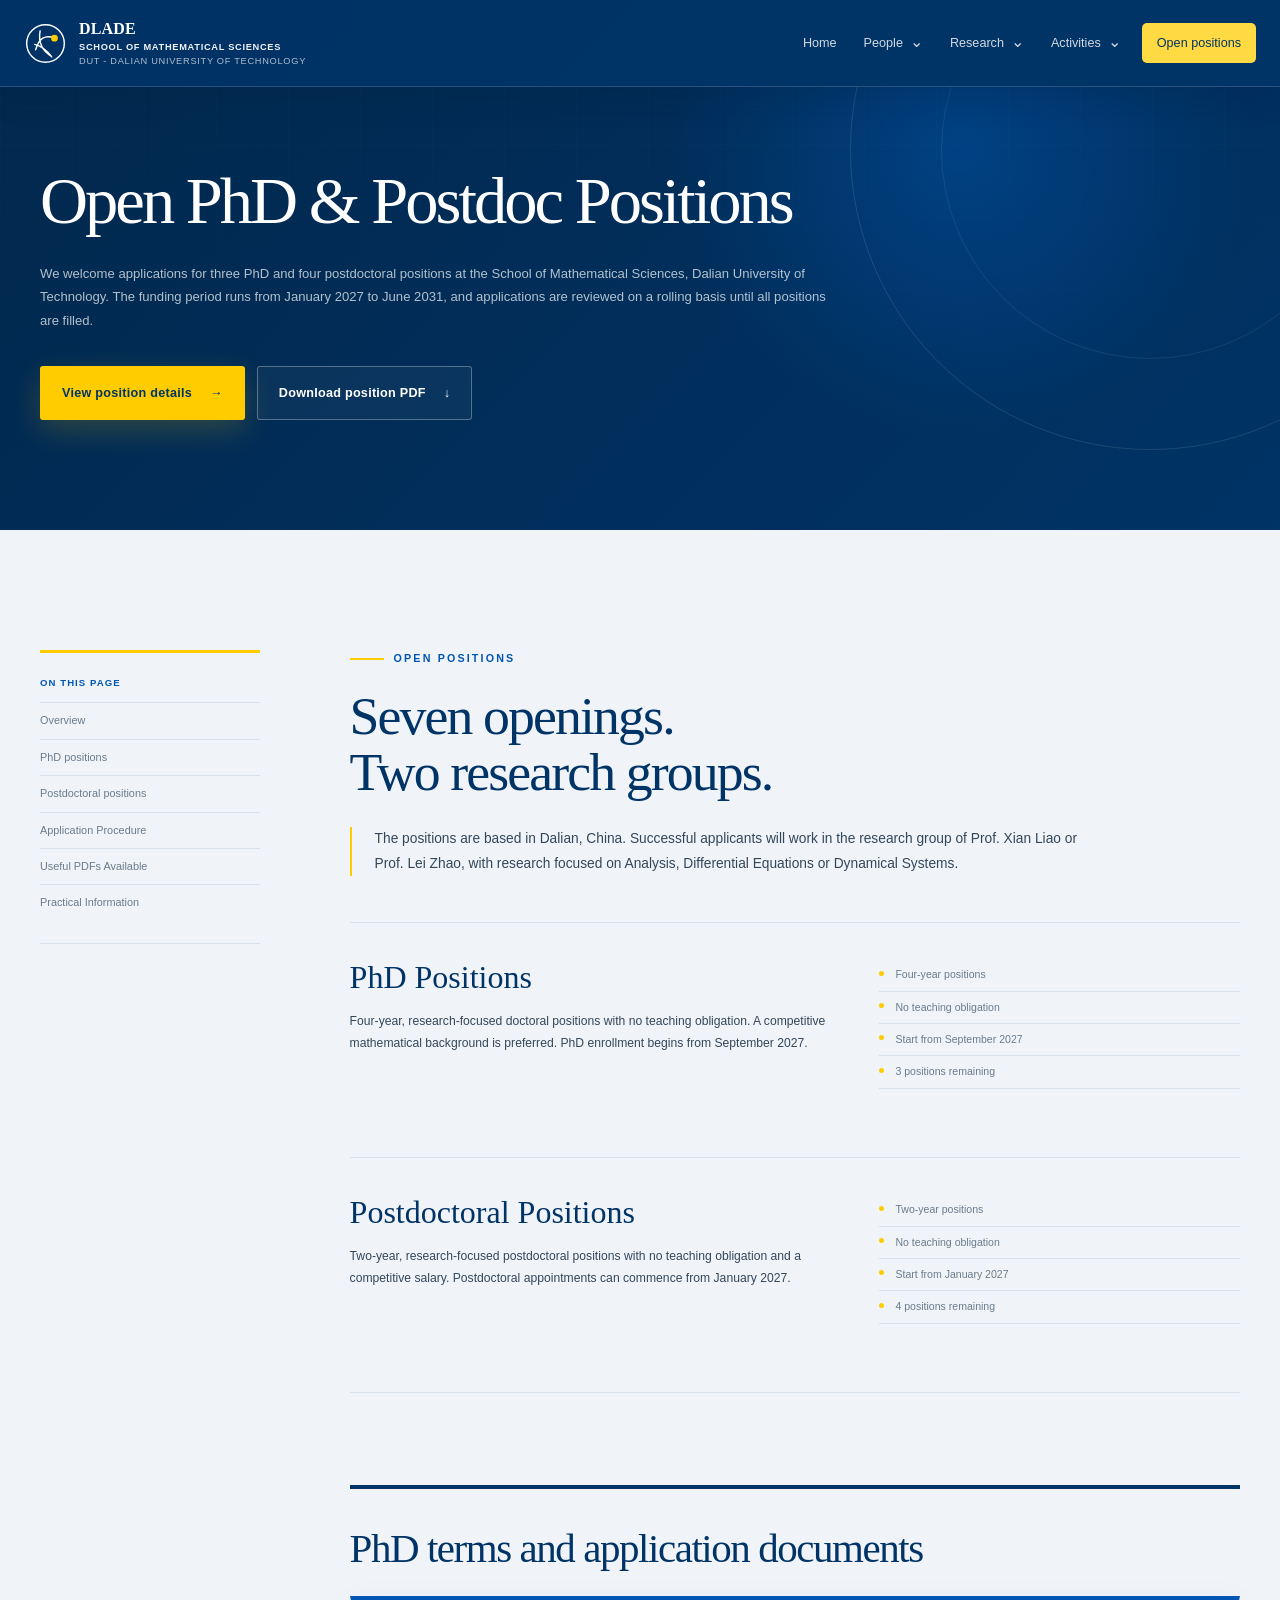
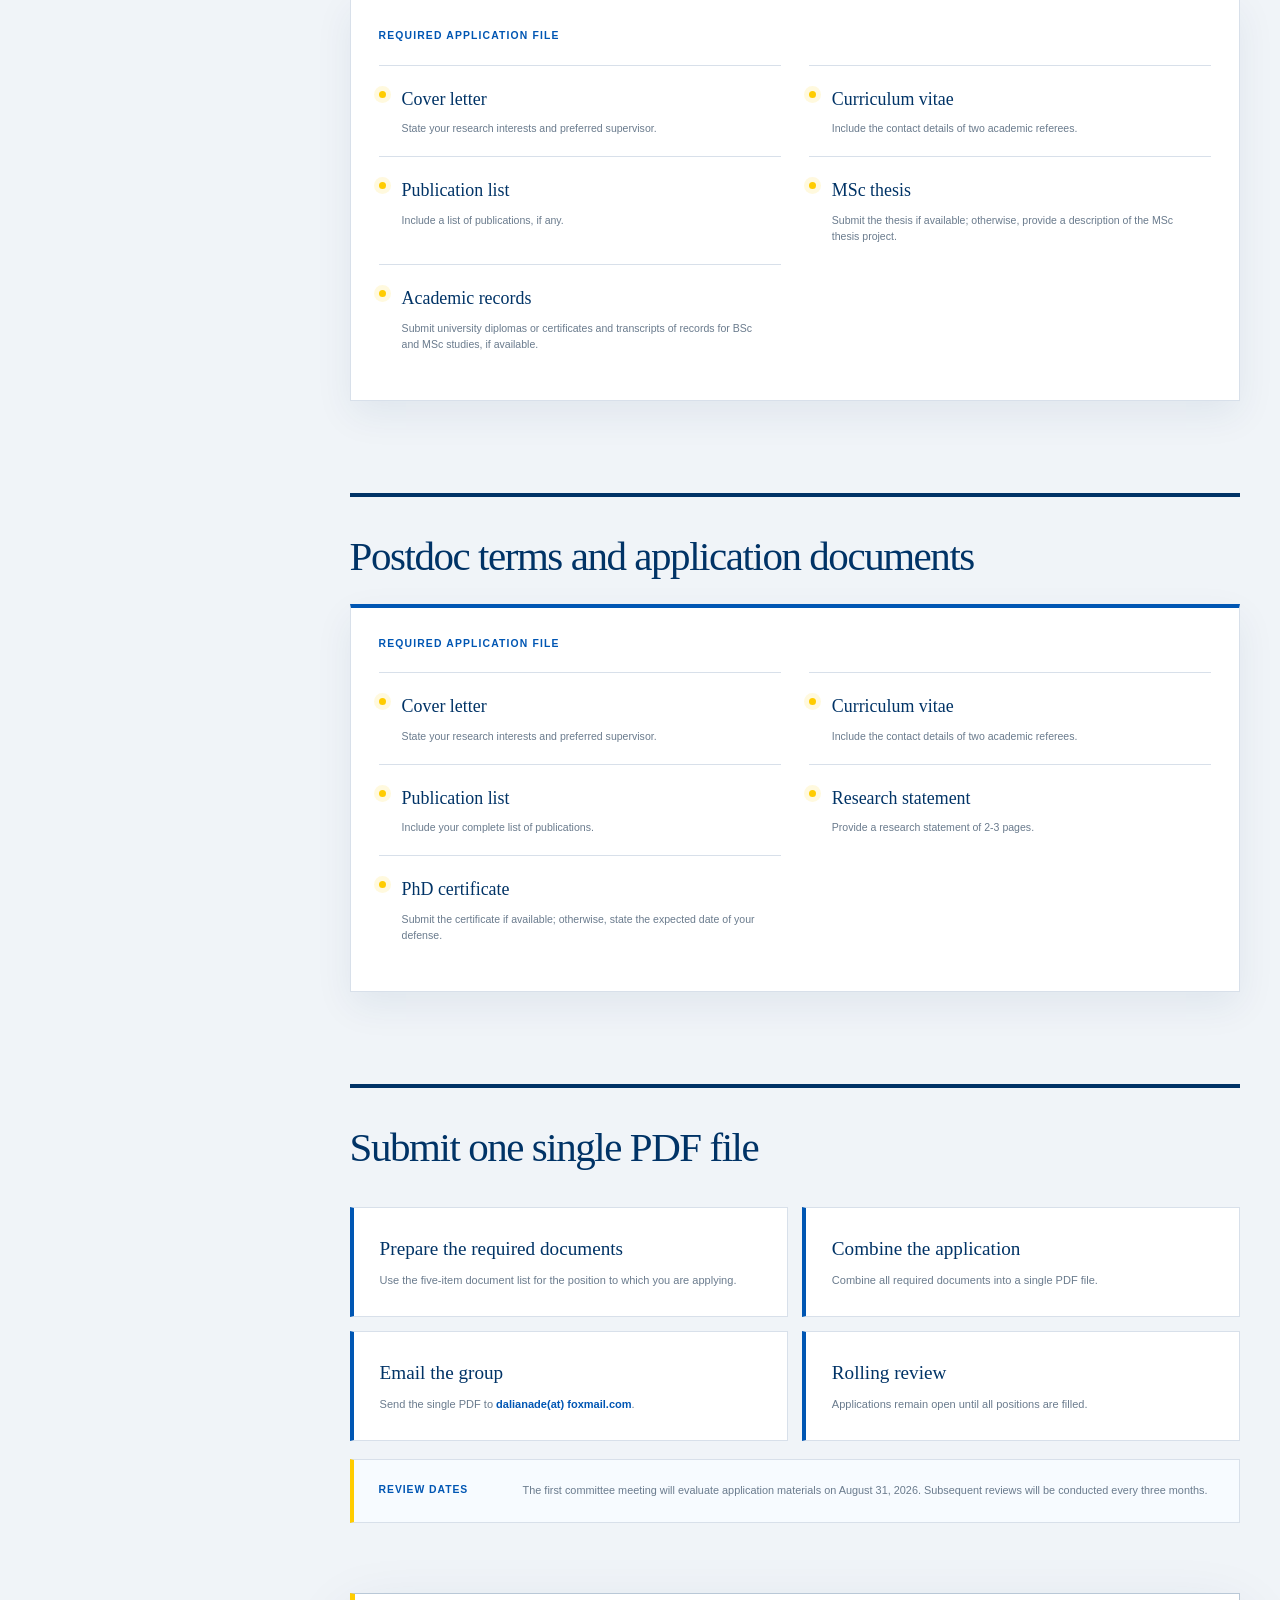
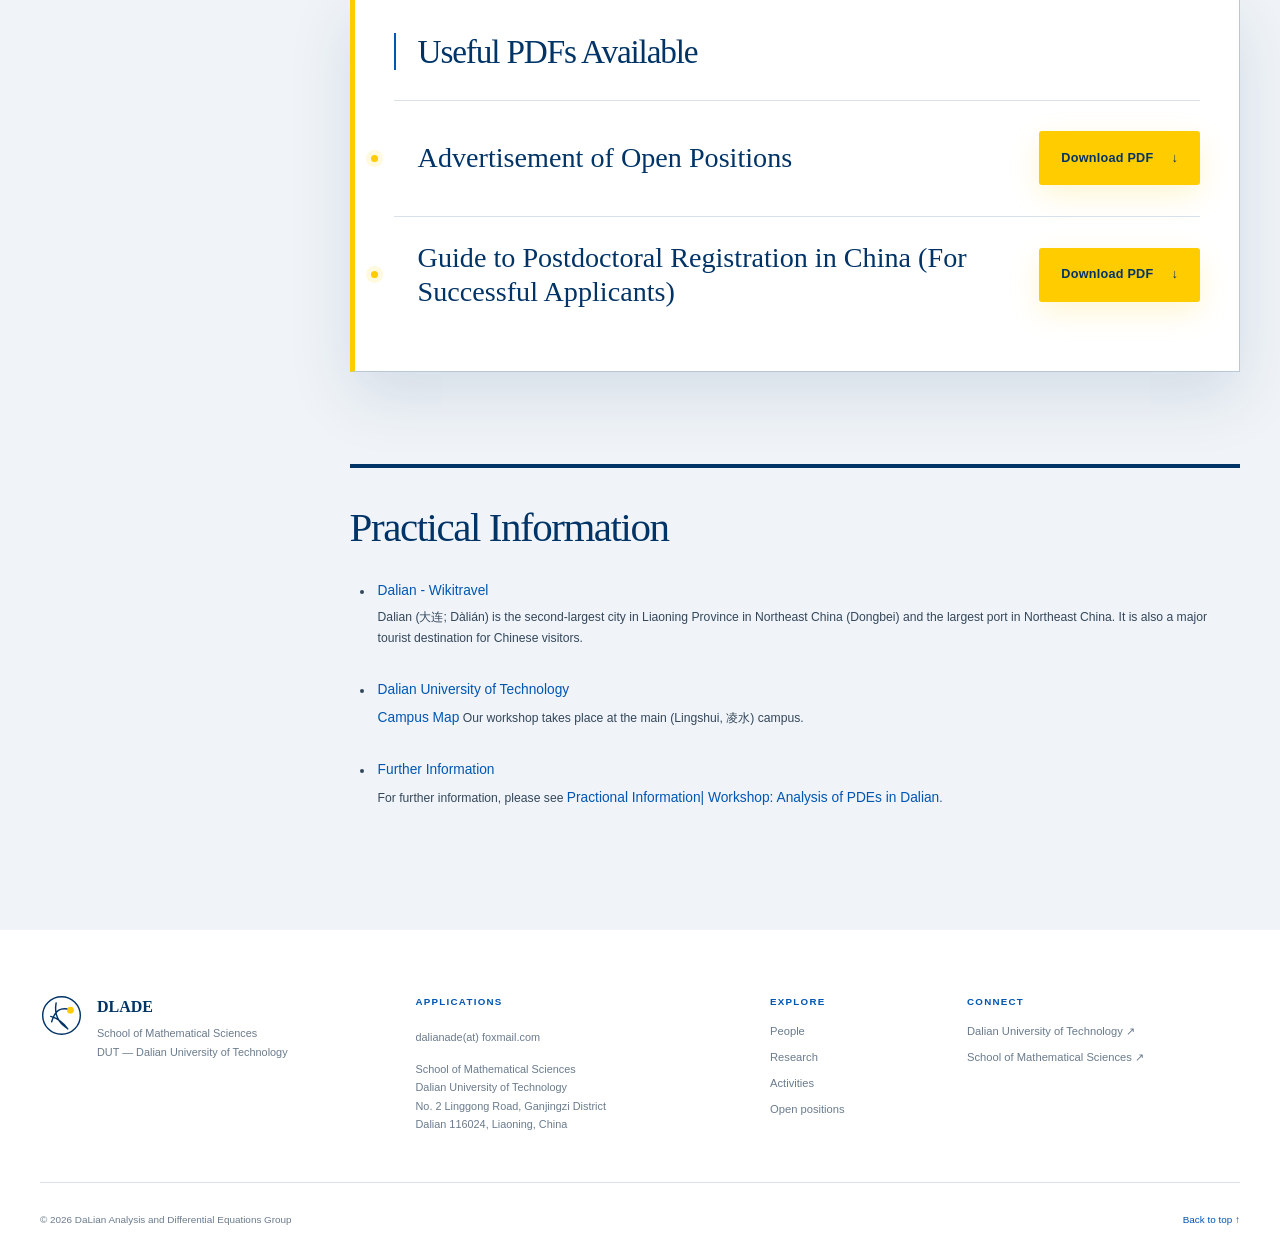
<file: positions.html>
<!doctype html>
<html lang="en">
<head>
  <meta charset="utf-8">
  <meta name="viewport" content="width=device-width, initial-scale=1">
  <meta name="description" content="Three PhD and four postdoctoral openings in applied mathematics at Dalian University of Technology, with research in analysis, differential equations and dynamical systems.">
  <meta name="theme-color" content="#003366">
  <title>Open Positions - DLADE</title>
  <link rel="stylesheet" href="styles.css?v=20261029a">
    <link rel="icon" type="image/svg+xml" href="assets/dlade-favicon.svg">
  <script src="script.js?v=20261029b" defer></script>
</head>
<body id="top" class="positions-page">
  <a class="skip-link" href="#main-content">Skip to content</a>

  <header class="site-header subpage-site-header">
    <div class="header-inner">
      <a class="brand" href="index.html#home" aria-label="Dalian Analysis and Differential Equations Group home">
        <svg class="brand-mark" viewBox="0 0 48 48" aria-hidden="true">
          <circle cx="24" cy="24" r="21"></circle>
          <path d="M13 31c4-13 10-17 22-13M12 25c8 2 14 7 19 14M18 10c-2 11 1 21 12 28"></path>
          <circle cx="34" cy="18" r="3"></circle>
        </svg>
        <span class="brand-copy">
          <strong>DLADE</strong>
          <small><span>School of Mathematical Sciences</span><span>DUT - Dalian University of Technology</span></small>
        </span>
      </a>

      <button class="menu-toggle" type="button" aria-expanded="false" aria-controls="primary-navigation">
        <span></span><span></span><span></span><span class="sr-only">Toggle navigation</span>
      </button>

      <nav class="primary-nav" id="primary-navigation" aria-label="Primary navigation">
        <a class="nav-link" href="index.html#home">Home</a>
        <div class="nav-dropdown" data-dropdown>
          <a class="nav-link nav-dropdown-direct" href="people.html" data-dropdown-link aria-expanded="false" aria-haspopup="true" aria-controls="people-menu"><span>People</span><span class="nav-chevron" aria-hidden="true">⌄</span></a>
          <div class="nav-submenu nav-submenu-wide" id="people-menu" role="menu">
            <a href="people.html#faculty" role="menuitem">Faculty Members</a>
            <a href="people.html#junior" role="menuitem">Junior Researchers</a>
          </div>
        </div>
        <div class="nav-dropdown" data-dropdown>
          <a class="nav-link nav-dropdown-direct" href="research.html" data-dropdown-link aria-expanded="false" aria-haspopup="true" aria-controls="research-menu">Research <span class="nav-chevron" aria-hidden="true">⌄</span></a>
          <div class="nav-submenu nav-submenu-wide" id="research-menu" role="menu"><a href="research.html#analysis-pde" role="menuitem">Analysis &amp; Partial Differential Equations</a><a href="research.html#bifurcation-theory-pdes" role="menuitem">Bifurcation Theory &amp; Partial Differential Equations</a><a href="research.html#harmonic-analysis" role="menuitem">Harmonic Analysis</a><a href="research.html#nonlinear-diffusion-image-processing" role="menuitem">Nonlinear Diffusion &amp; Image Processing</a><a href="research.html#dynamics-geometry" role="menuitem">Dynamical Systems &amp; Geometry</a><a href="research.html#stochastic-dynamics" role="menuitem">Stochastic Dynamical Systems</a></div>
        </div>
        <div class="nav-dropdown" data-dropdown>
          <a class="nav-link nav-dropdown-direct" href="activities.html" data-dropdown-link aria-expanded="false" aria-haspopup="true" aria-controls="activities-menu"><span>Activities</span><span class="nav-chevron" aria-hidden="true">⌄</span></a>
          <div class="nav-submenu nav-submenu-wide" id="activities-menu" role="menu">
            <a href="activities.html#teaching-activities" role="menuitem"><span>Teaching</span>Courses</a>
            <a href="activities.html#weekly-seminars" role="menuitem"><span>Weekly</span>DDES &amp; DS Seminars</a>
            <a href="activities.html#past-events" role="menuitem"><span>Archive</span>Past Events</a>
          </div>
        </div>
        <a class="nav-link nav-cta active" href="positions.html" aria-current="page">Open positions</a>
      </nav>
    </div>
  </header>

  <main id="main-content">
    <section class="positions-page-hero">
      <div class="hero-grid" aria-hidden="true"></div>
      <div class="positions-orbit" aria-hidden="true"></div>
      <div class="shell positions-page-hero-inner reveal">
        <h1>Open PhD &amp; Postdoc Positions</h1>
        <p>We welcome applications for three PhD and four postdoctoral positions at the School of Mathematical Sciences, Dalian University of Technology. The funding period runs from January 2027 to June 2031, and applications are reviewed on a rolling basis until all positions are filled.</p>
        <div class="hero-actions">
          <a class="button button-primary" href="#opportunities">View position details <span aria-hidden="true">→</span></a>
          <a class="button button-ghost" href="assets/DLADE-open-positions.pdf" download>Download position PDF <span aria-hidden="true">↓</span></a>
        </div>
      </div>
    </section>

    <section class="positions-detail section" id="opportunities" aria-labelledby="opportunities-title">
      <div class="shell positions-detail-layout">
        <aside class="positions-side-nav reveal" aria-label="On this page">
          <span>On this page</span>
          <a href="#opportunities">Overview</a>
          <a href="#phd-positions">PhD positions</a>
          <a href="#postdoc-positions">Postdoctoral positions</a>
          <a href="#application">Application Procedure</a>
          <a href="#useful-pdfs">Useful PDFs Available</a>
          <a href="#practical-information">Practical Information</a>
        </aside>

        <div class="positions-detail-content">
          <div class="detail-heading reveal">
            <p class="eyebrow dark"><span></span> Open positions</p>
            <h2 id="opportunities-title">Seven openings.<br>Two research groups.</h2>
            <p>The positions are based in Dalian, China. Successful applicants will work in the research group of Prof. Xian Liao or Prof. Lei Zhao, with research focused on Analysis, Differential Equations or Dynamical Systems.</p>
          </div>

          <div class="opportunity-stack">
            <article class="opportunity-card reveal">
              <div><h3>PhD Positions</h3><p>Four-year, research-focused doctoral positions with no teaching obligation. A competitive mathematical background is preferred. PhD enrollment begins from September 2027.</p></div>
              <ul>
                <li>Four-year positions</li>
                <li>No teaching obligation</li>
                <li>Start from September 2027</li>
                <li class="position-remaining-item">3 positions remaining</li>
              </ul>
            </article>
            <article class="opportunity-card reveal" data-delay="80">
              <div><h3>Postdoctoral Positions</h3><p>Two-year, research-focused postdoctoral positions with no teaching obligation and a competitive salary. Postdoctoral appointments can commence from January 2027.</p></div>
              <ul>
                <li>Two-year positions</li>
                <li>No teaching obligation</li>
                <li>Start from January 2027</li>
                <li class="position-remaining-item">4 positions remaining</li>
              </ul>
            </article>
          </div>

          <section class="detail-section application-section reveal" id="phd-positions" aria-labelledby="phd-title">
            <header class="application-brief">
              <h2 id="phd-title">PhD terms and application documents</h2>
            </header>
            <div class="document-list-panel">
              <h3>Required application file</h3>
              <ul class="document-list" aria-label="Required documents for PhD applications">
                <li><div><h4>Cover letter</h4><p>State your research interests and preferred supervisor.</p></div></li>
                <li><div><h4>Curriculum vitae</h4><p>Include the contact details of two academic referees.</p></div></li>
                <li><div><h4>Publication list</h4><p>Include a list of publications, if any.</p></div></li>
                <li><div><h4>MSc thesis</h4><p>Submit the thesis if available; otherwise, provide a description of the MSc thesis project.</p></div></li>
                <li><div><h4>Academic records</h4><p>Submit university diplomas or certificates and transcripts of records for BSc and MSc studies, if available.</p></div></li>
              </ul>
            </div>
          </section>

          <section class="detail-section application-section reveal" id="postdoc-positions" aria-labelledby="postdoc-title">
            <header class="application-brief">
              <h2 id="postdoc-title">Postdoc terms and application documents</h2>
            </header>
            <div class="document-list-panel">
              <h3>Required application file</h3>
              <ul class="document-list" aria-label="Required documents for postdoctoral applications">
                <li><div><h4>Cover letter</h4><p>State your research interests and preferred supervisor.</p></div></li>
                <li><div><h4>Curriculum vitae</h4><p>Include the contact details of two academic referees.</p></div></li>
                <li><div><h4>Publication list</h4><p>Include your complete list of publications.</p></div></li>
                <li><div><h4>Research statement</h4><p>Provide a research statement of 2-3 pages.</p></div></li>
                <li><div><h4>PhD certificate</h4><p>Submit the certificate if available; otherwise, state the expected date of your defense.</p></div></li>
              </ul>
            </div>
          </section>

          <section class="detail-section application-section reveal" id="application" aria-labelledby="application-title">
            <h2 id="application-title">Submit one single PDF file</h2>
            <ul class="application-steps unnumbered-steps">
              <li><div><h3>Prepare the required documents</h3><p>Use the five-item document list for the position to which you are applying.</p></div></li>
              <li><div><h3>Combine the application</h3><p>Combine all required documents into a single PDF file.</p></div></li>
              <li><div><h3>Email the group</h3><p>Send the single PDF to <span class="obfuscated-email">dalianade<strong>(at)</strong> foxmail.com</span>.</p></div></li>
              <li><div><h3>Rolling review</h3><p>Applications remain open until all positions are filled.</p></div></li>
            </ul>
            <div class="application-note">
              <strong>Review dates</strong>
              <p>The first committee meeting will evaluate application materials on August 31, 2026. Subsequent reviews will be conducted every three months.</p>
            </div>
          </section>

          <section class="download-panel useful-pdfs-panel reveal" id="useful-pdfs" aria-labelledby="useful-pdfs-title">
            <div class="useful-pdfs-content">
              <h2 id="useful-pdfs-title">Useful PDFs Available</h2>
              <ul class="useful-pdf-list">
                <li id="download">
                  <h3>Advertisement of Open Positions</h3>
                  <a class="button button-primary" href="assets/DLADE-open-positions.pdf" download>Download PDF <span aria-hidden="true">↓</span></a>
                </li>
                <li id="international-environment">
                  <h3>Guide to Postdoctoral Registration in China (For Successful Applicants)</h3>
                  <a class="button button-primary" href="assets/PostDoc-in-China.pdf" download>Download PDF <span aria-hidden="true">↓</span></a>
                </li>
              </ul>
            </div>
          </section>

          <section class="detail-section practical-information-section reveal" id="practical-information" aria-labelledby="practical-information-title">
            <h2 id="practical-information-title">Practical Information</h2>
            <ul class="practical-information-list">
              <li>
                <a href="https://wikitravel.org/en/Dalian" target="_blank" rel="noopener noreferrer">Dalian - Wikitravel</a>
                <p>Dalian (大连; Dàlián) is the second-largest city in Liaoning Province in Northeast China (Dongbei) and the largest port in Northeast China. It is also a major tourist destination for Chinese visitors.</p>
              </li>
              <li>
                <a href="https://en.dlut.edu.cn/index.htm" target="_blank" rel="noopener noreferrer">Dalian University of Technology</a>
                <p><a href="https://en.dlut.edu.cn/Campus_Life/Maps___Transportation.htm" target="_blank" rel="noopener noreferrer">Campus Map</a> Our workshop takes place at the main (Lingshui, 凌水) campus.</p>
              </li>
              <li>
              <a href="https://jiashunliu.github.io/Analysis_in_Dalian/information.html" target="_blank" rel="noopener noreferrer">Further Information</a>
              <p>For further information, please see
              <a href="https://jiashunliu.github.io/Analysis_in_Dalian/information.html" target="_blank" rel="noopener noreferrer">Practional Information| Workshop: Analysis of PDEs in Dalian</a>.
              </p>
              </li>
            </ul>
          </section>
        </div>
      </div>
    </section>
  </main>

  <footer class="site-footer">
    <div class="shell footer-grid">
      <div class="footer-brand">
        <svg class="brand-mark" viewBox="0 0 48 48" aria-hidden="true"><circle cx="24" cy="24" r="21"></circle><path d="M13 31c4-13 10-17 22-13M12 25c8 2 14 7 19 14M18 10c-2 11 1 21 12 28"></path><circle cx="34" cy="18" r="3"></circle></svg>
        <div><strong>DLADE</strong><p>School of Mathematical Sciences<br>DUT — Dalian University of Technology</p></div>
      </div>
      <div class="footer-contact">
        <span>Applications</span>
        <span class="contact-email">dalianade<strong>(at)</strong> foxmail.com</span>
        <p>School of Mathematical Sciences<br>Dalian University of Technology<br>No. 2 Linggong Road, Ganjingzi District<br>Dalian 116024, Liaoning, China</p>
      </div>
      <div class="footer-links"><span>Explore</span><a href="people.html">People</a><a href="research.html">Research</a><a href="activities.html">Activities</a><a href="positions.html">Open positions</a></div>
      <div class="footer-links"><span>Connect</span><a href="https://www.dlut.edu.cn/" target="_blank" rel="noreferrer">Dalian University of Technology ↗</a><a href="https://math.dlut.edu.cn/" target="_blank" rel="noreferrer">School of Mathematical Sciences ↗</a></div>
    </div>
    <div class="shell footer-bottom"><p>© 2026 DaLian Analysis and Differential Equations Group</p><a href="#top" data-back-to-top>Back to top ↑</a></div>
  </footer>
</body>
</html>
</file>
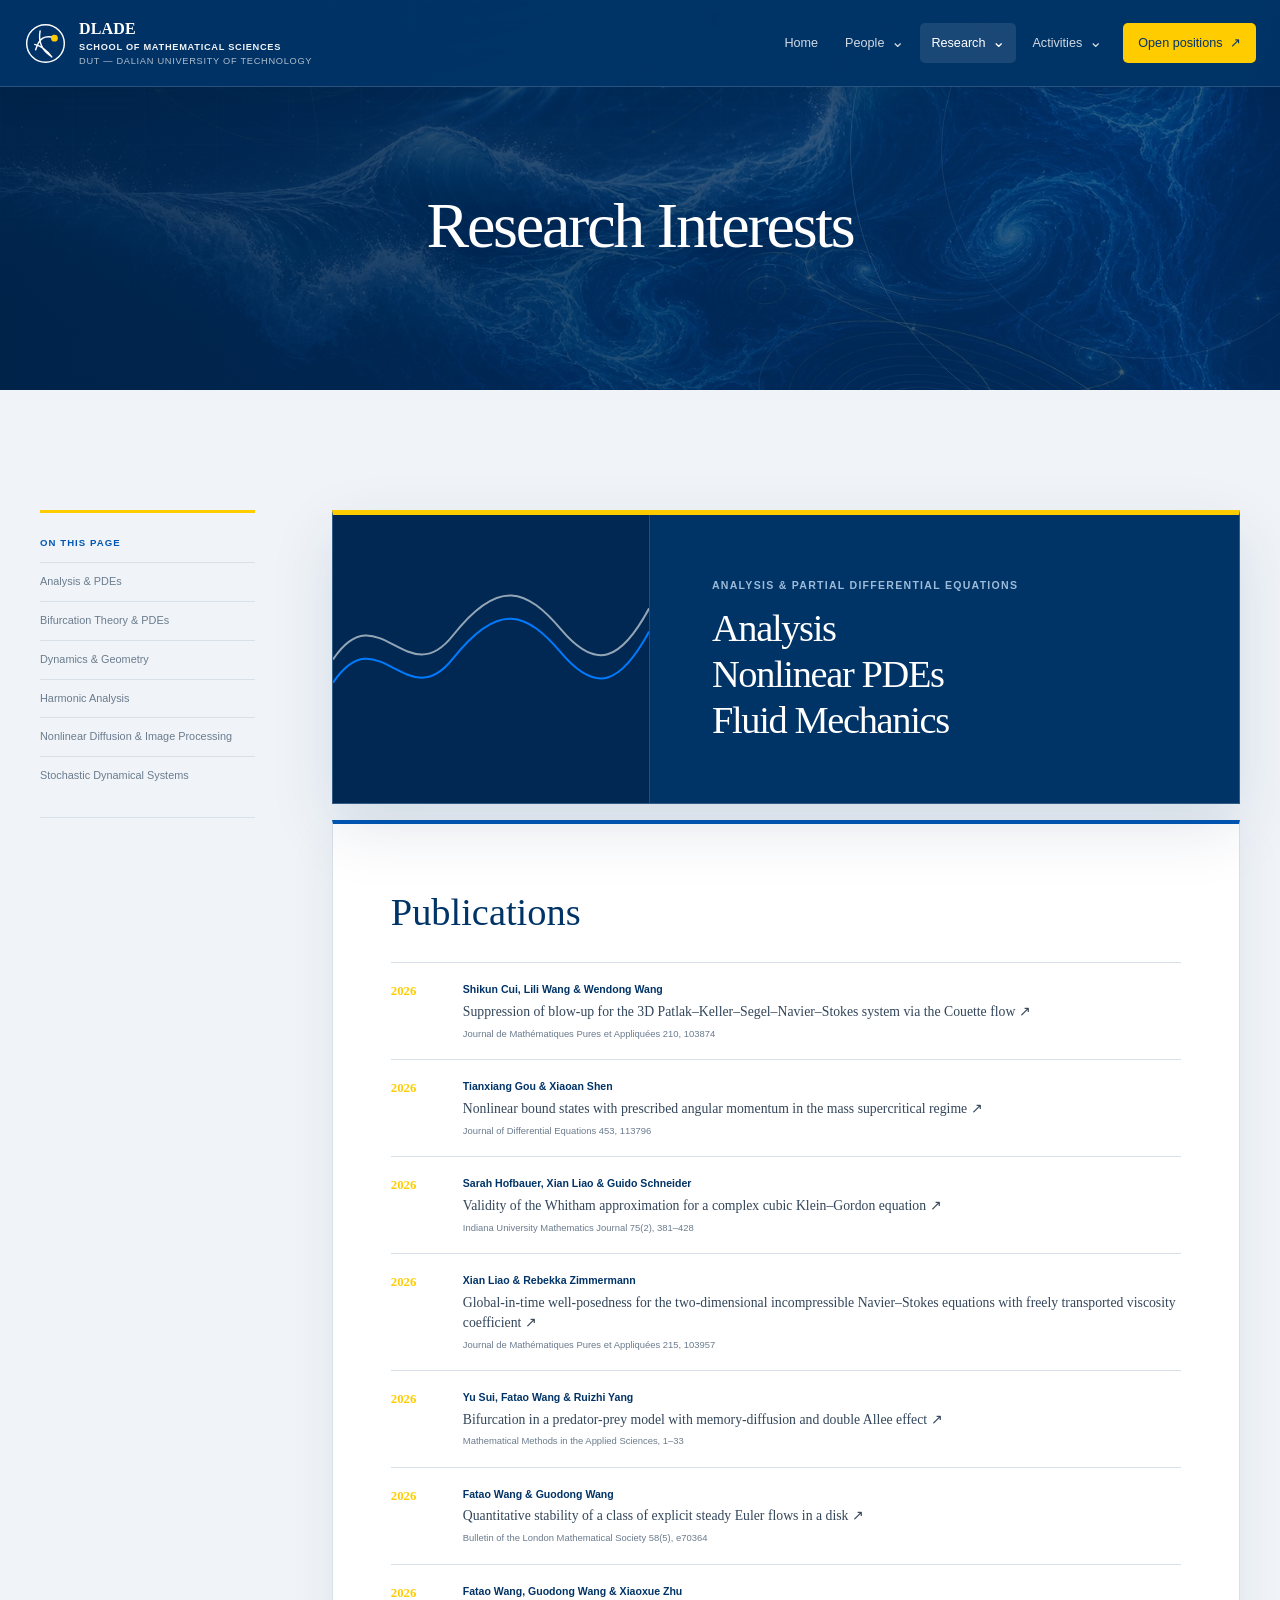
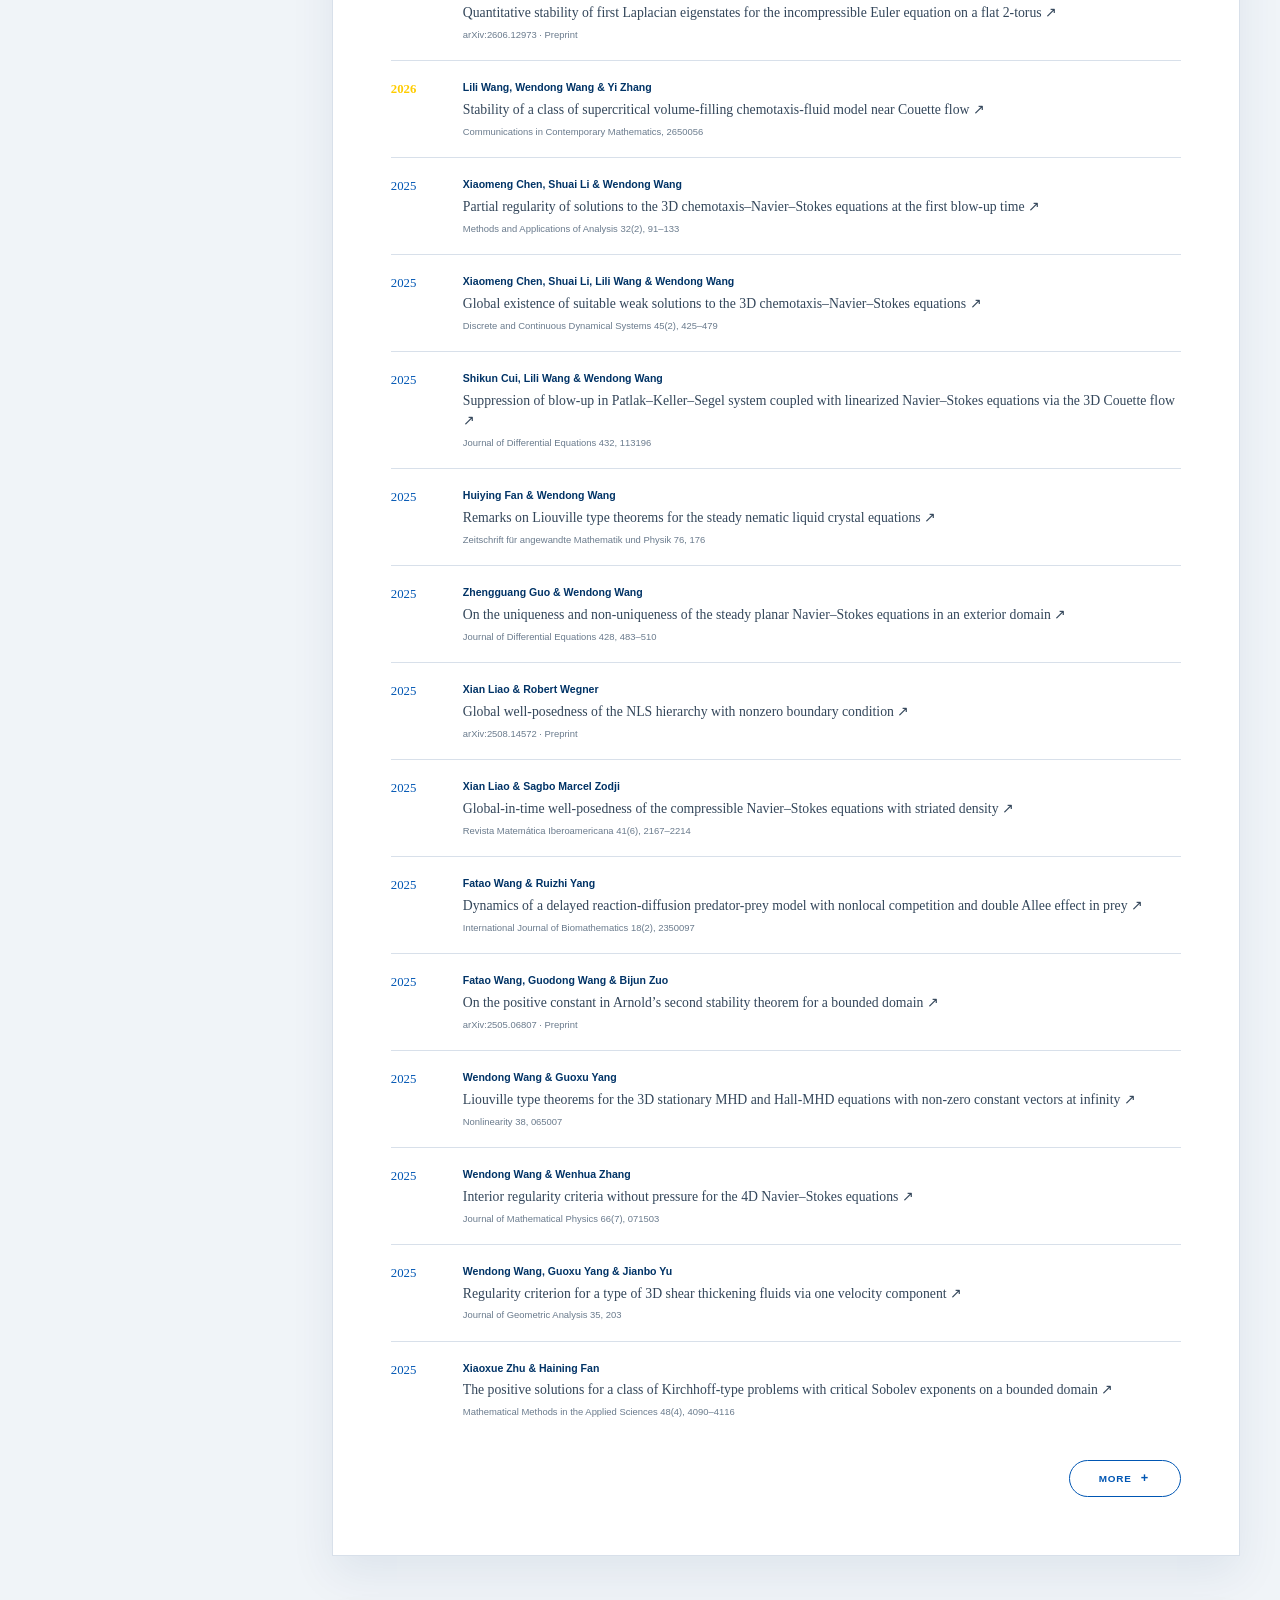
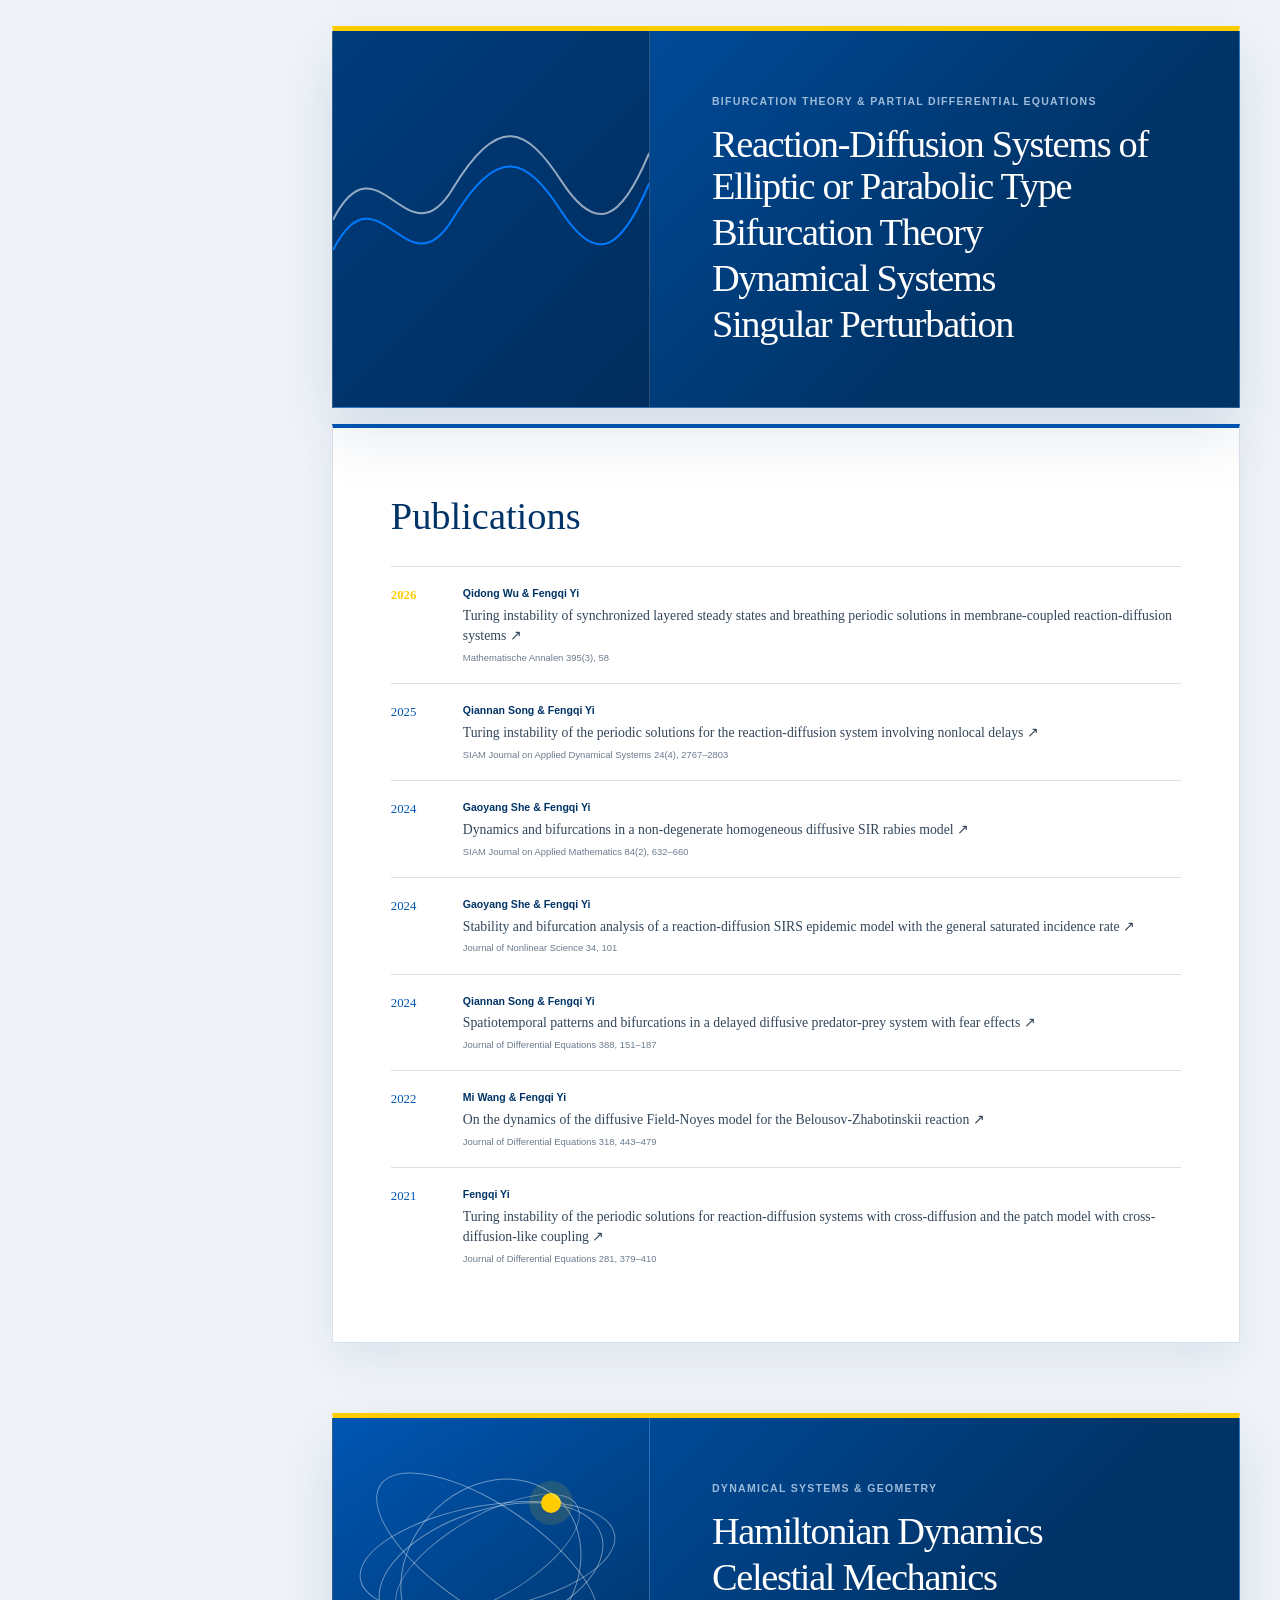
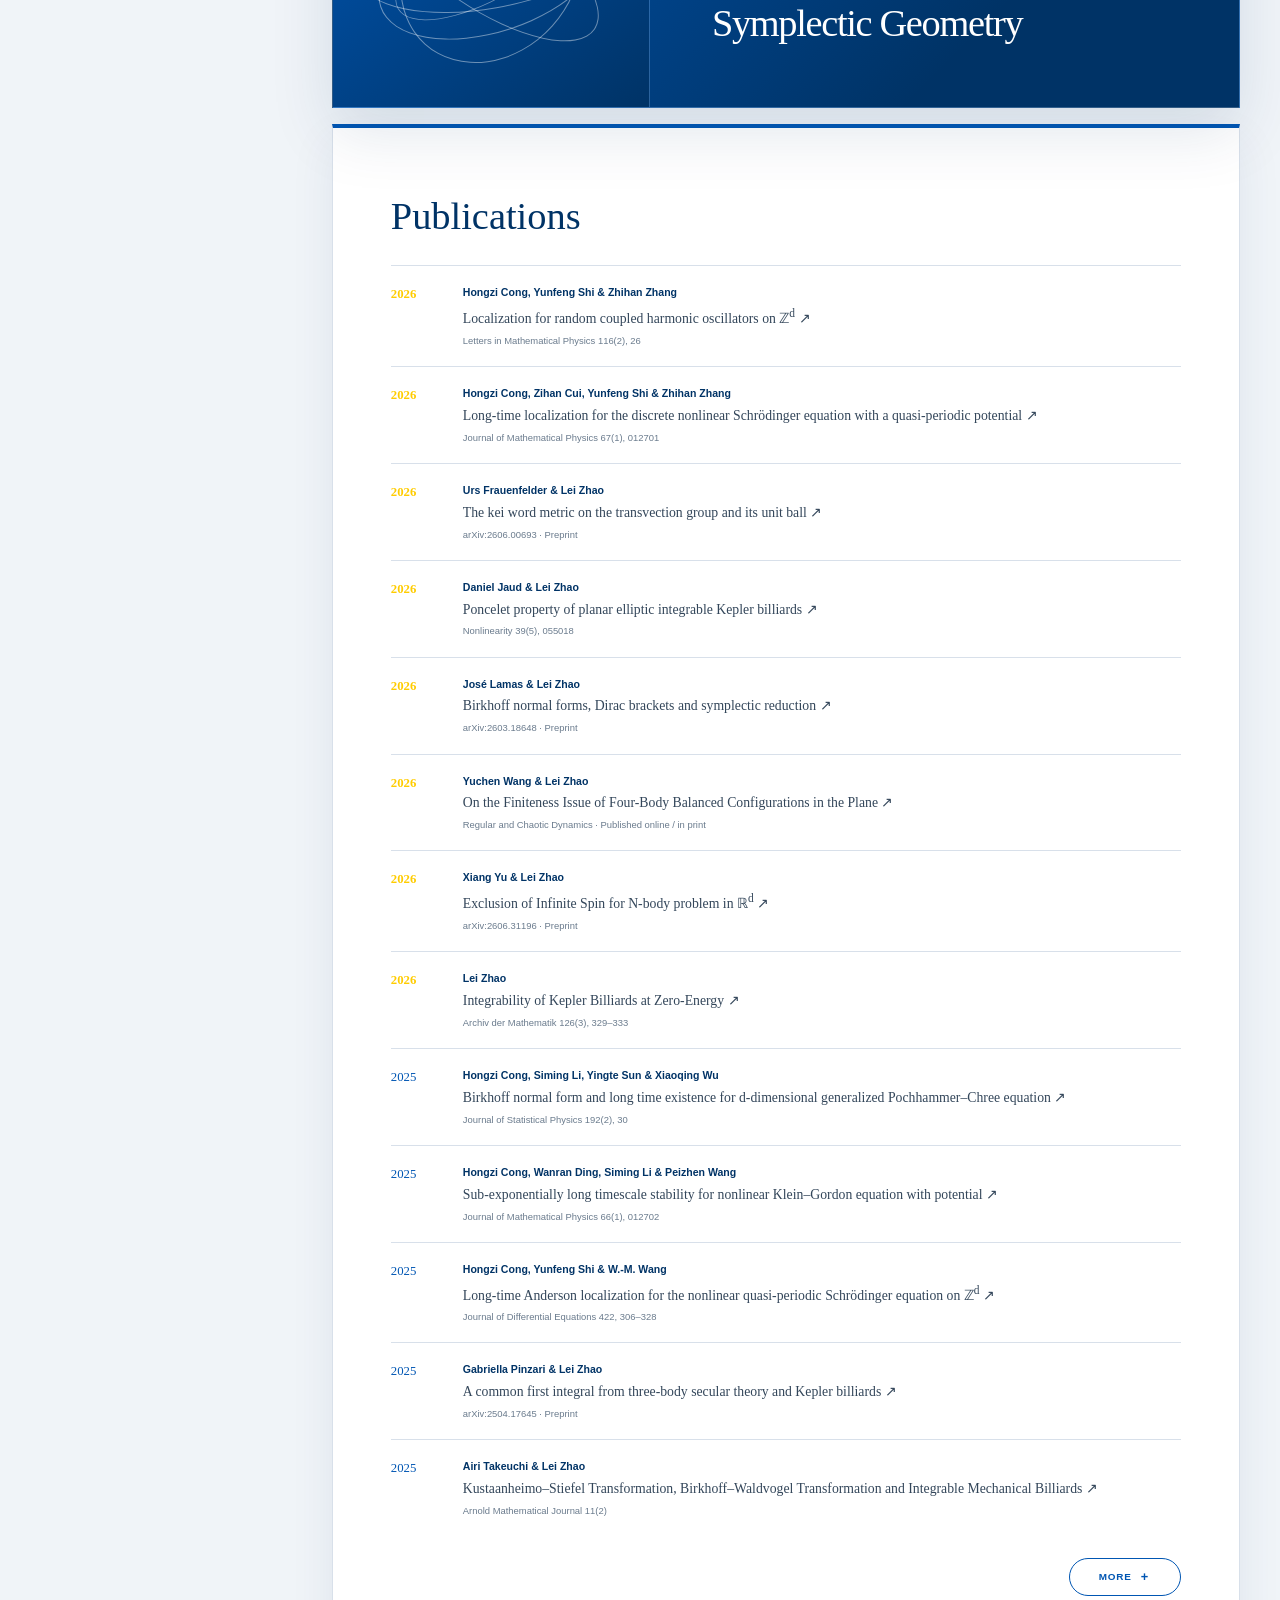
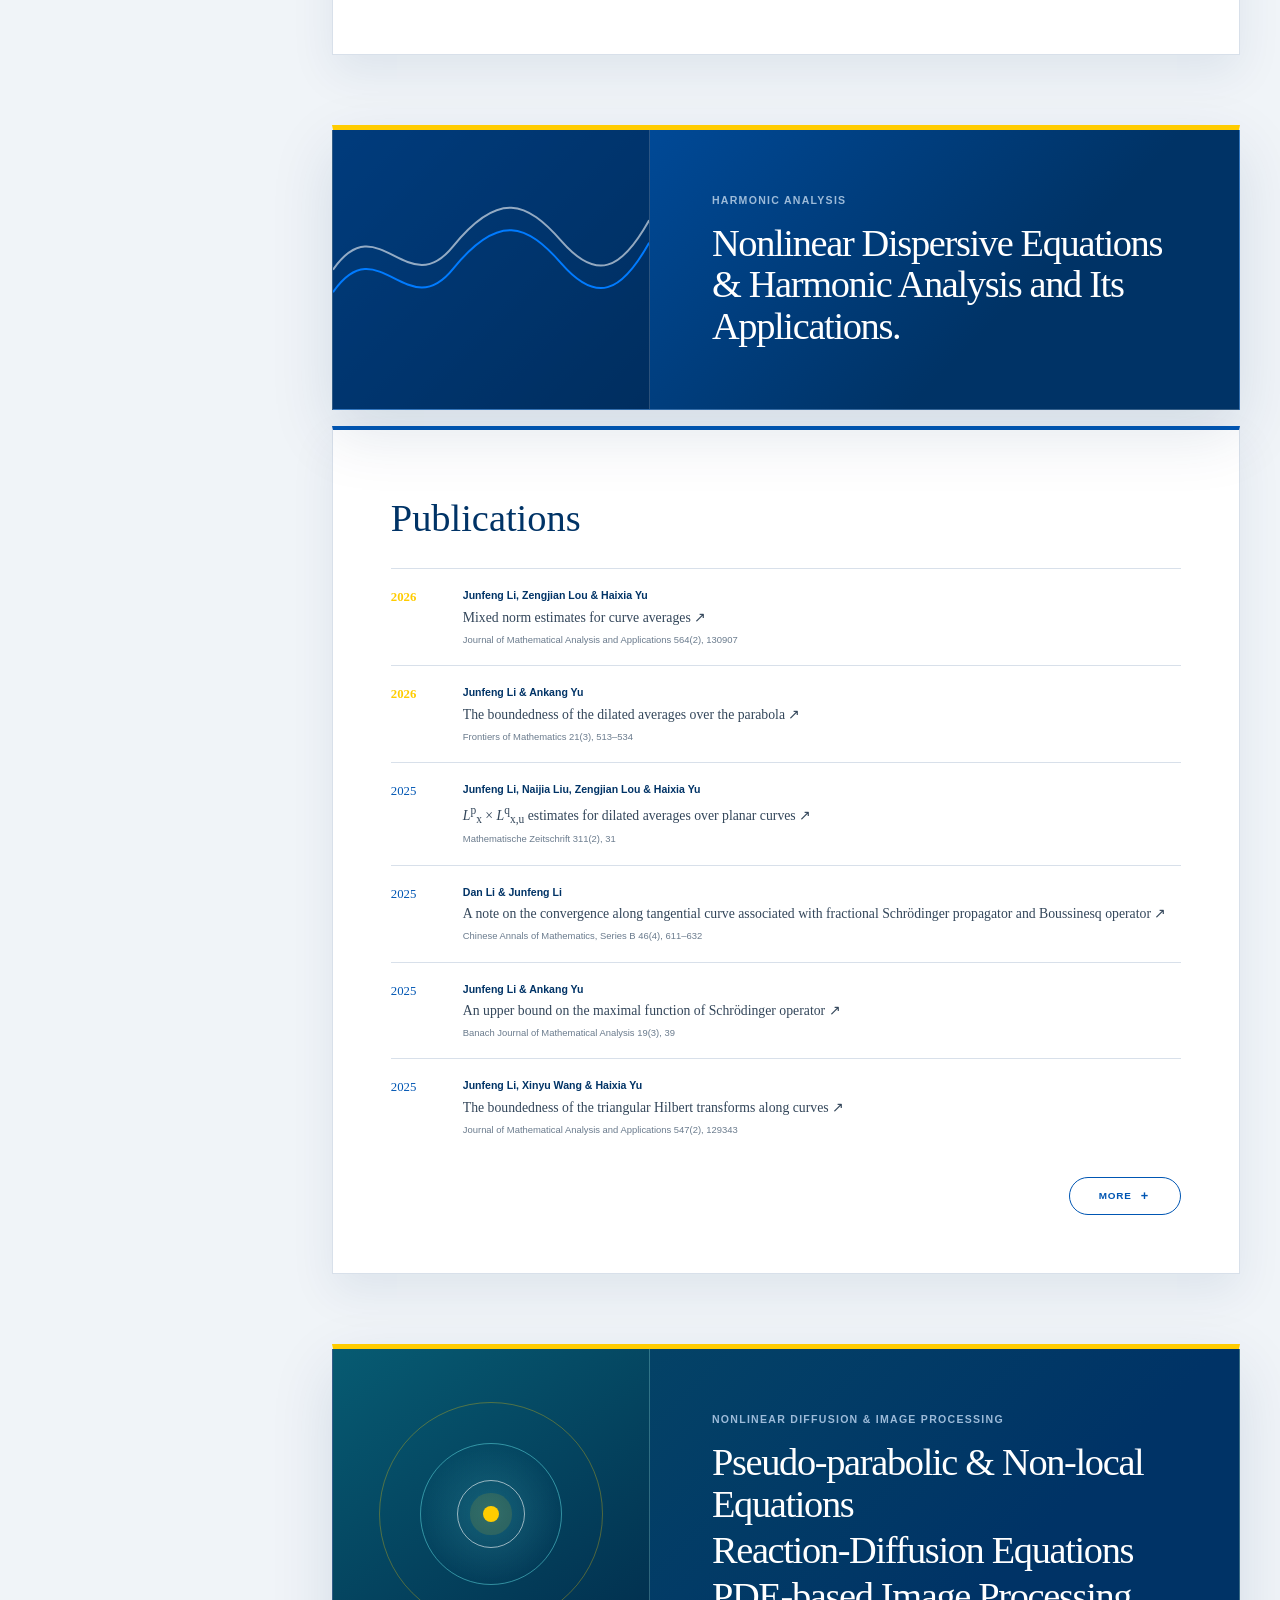
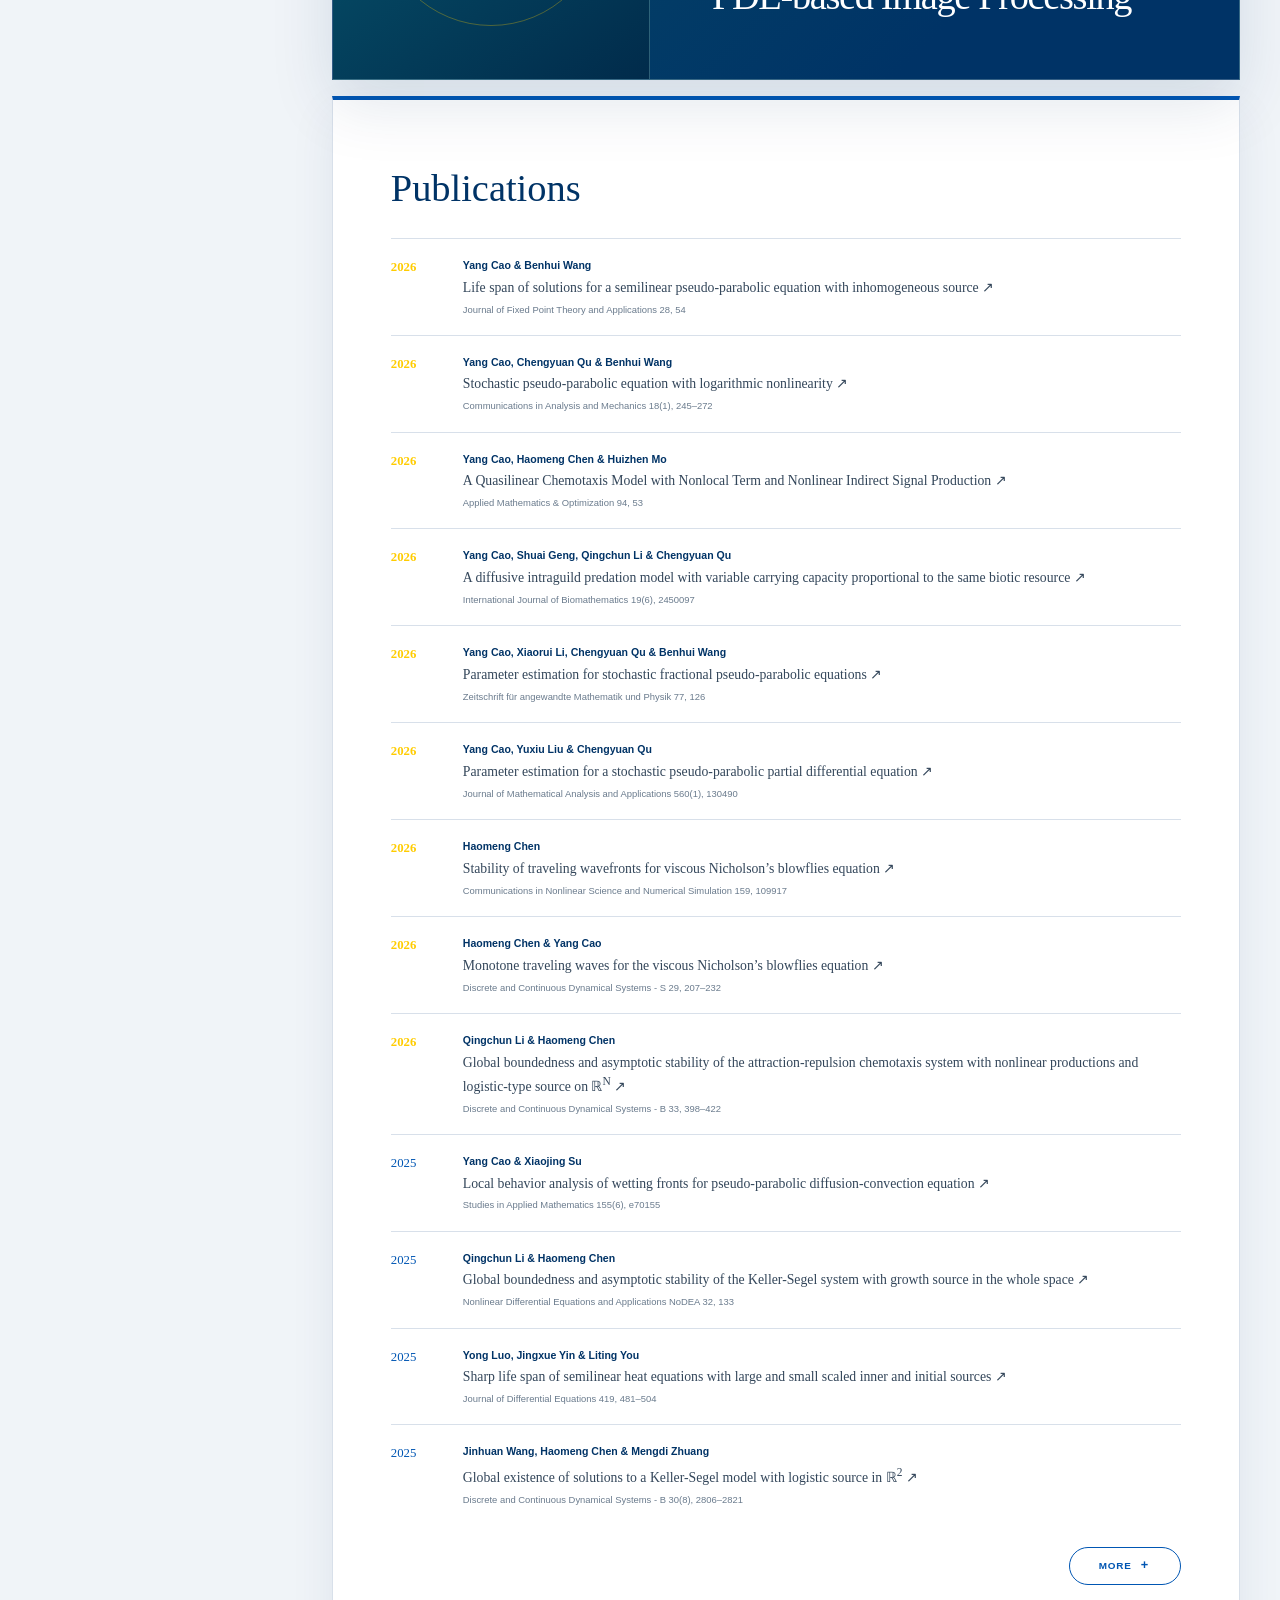
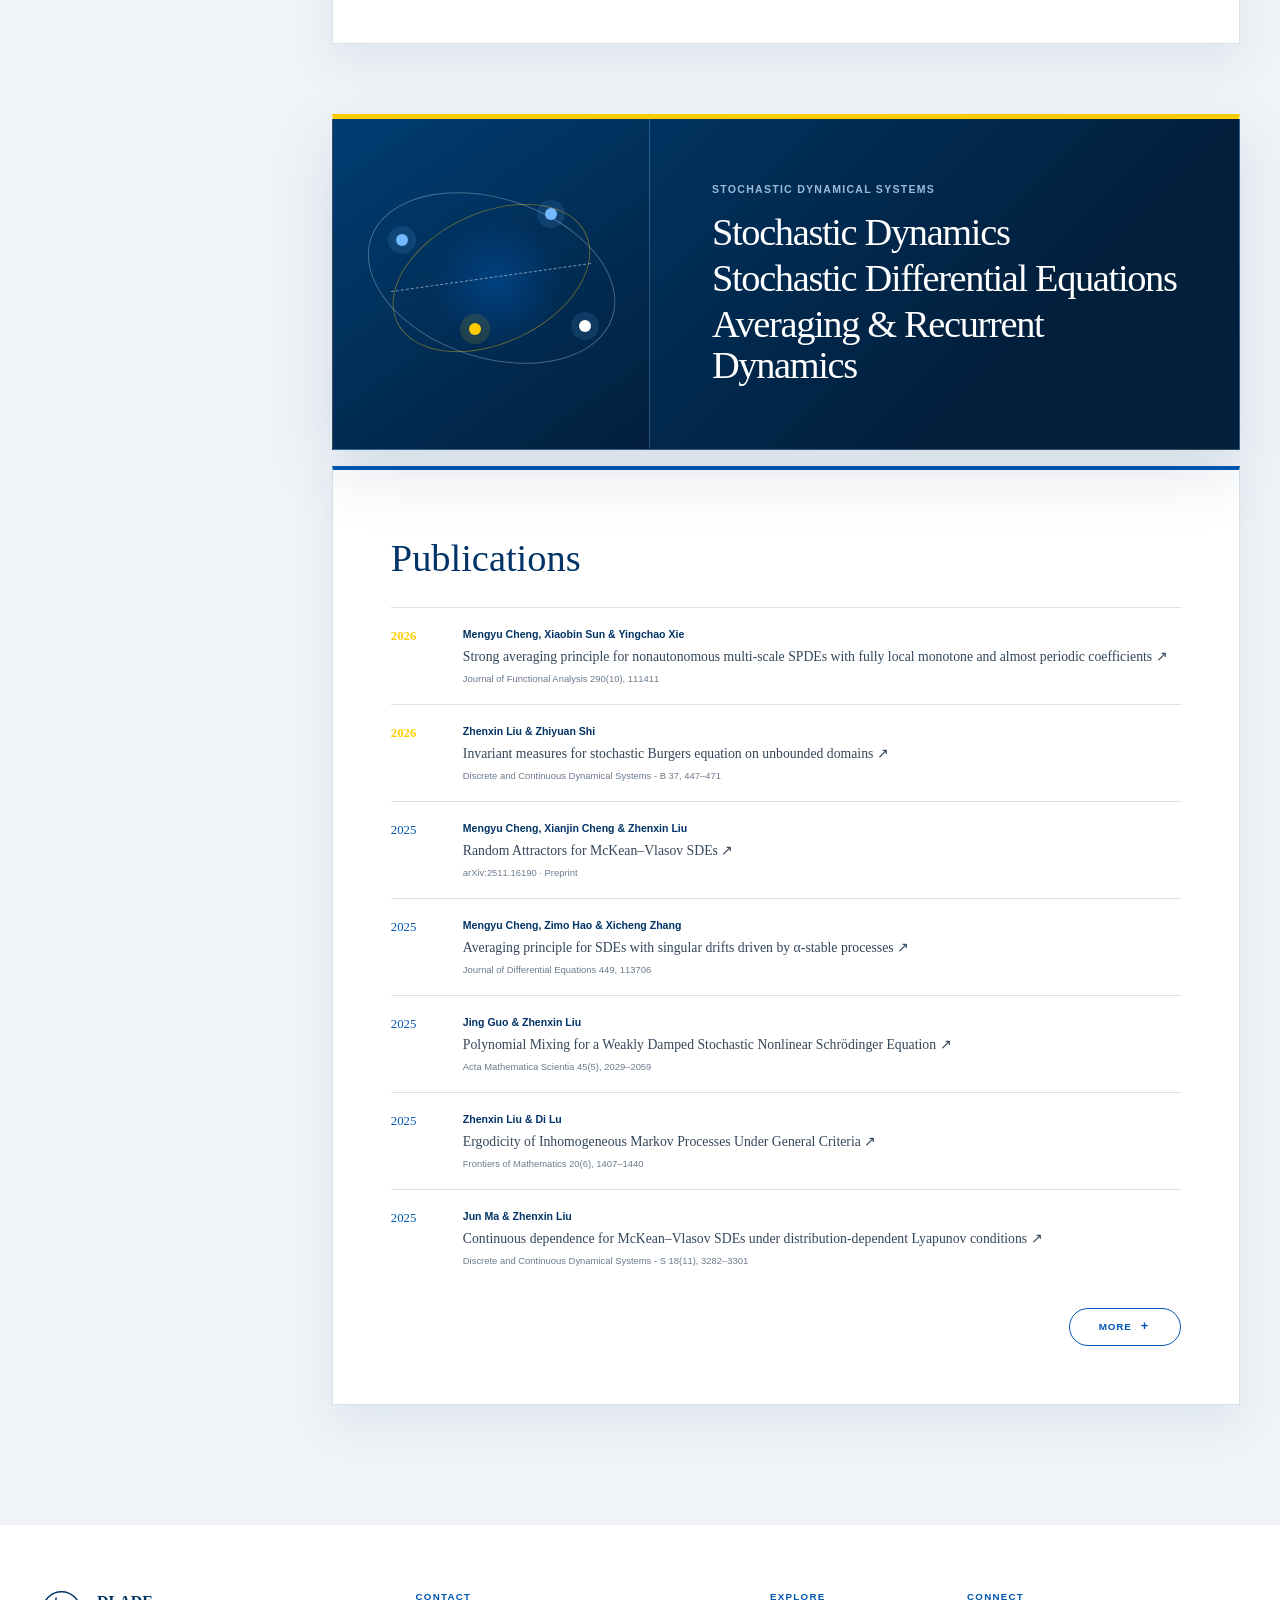
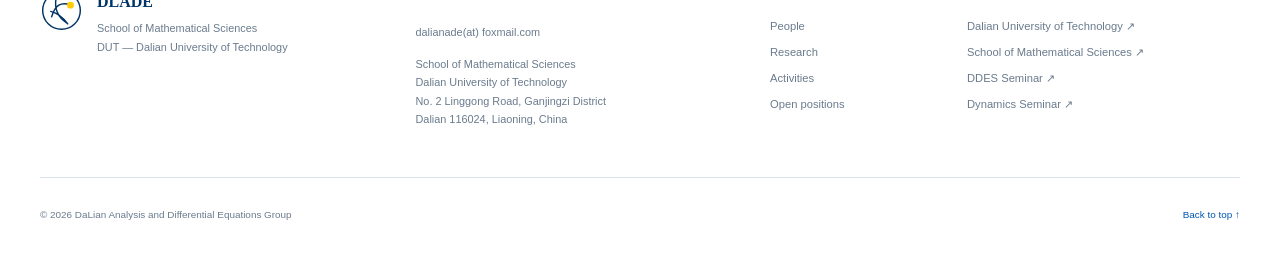
<file: research.html>
<!doctype html>
<html lang="en">
<head>
  <meta charset="utf-8">
  <meta name="viewport" content="width=device-width, initial-scale=1">
  <meta name="description" content="Research interests and directions of the DaLian Analysis and Differential Equations Group.">
  <meta name="theme-color" content="#003366">
  <title>Research — DLADE</title>
  <link rel="stylesheet" href="styles.css?v=20261029a">
    <link rel="icon" type="image/svg+xml" href="assets/dlade-favicon.svg">
  <script src="script.js?v=20261029b" defer></script>
</head>
<body id="top" class="research-page">
  <a class="skip-link" href="#main-content">Skip to content</a>
  <header class="site-header subpage-site-header">
    <div class="header-inner">
      <a class="brand" href="index.html#home" aria-label="DaLian Analysis and Differential Equations Group home"><svg class="brand-mark" viewBox="0 0 48 48" aria-hidden="true"><circle cx="24" cy="24" r="21"></circle><path d="M13 31c4-13 10-17 22-13M12 25c8 2 14 7 19 14M18 10c-2 11 1 21 12 28"></path><circle cx="34" cy="18" r="3"></circle></svg><span class="brand-copy"><strong>DLADE</strong><small><span>School of Mathematical Sciences</span><span>DUT — Dalian University of Technology</span></small></span></a>
      <button class="menu-toggle" type="button" aria-expanded="false" aria-controls="primary-navigation"><span></span><span></span><span></span><span class="sr-only">Toggle navigation</span></button>
      <nav class="primary-nav" id="primary-navigation" aria-label="Primary navigation">
        <a class="nav-link" href="index.html#home">Home</a>
        <div class="nav-dropdown" data-dropdown><a class="nav-link nav-dropdown-direct" href="people.html" data-dropdown-link aria-expanded="false" aria-haspopup="true" aria-controls="people-menu">People <span class="nav-chevron" aria-hidden="true">⌄</span></a><div class="nav-submenu nav-submenu-wide" id="people-menu" role="menu"><a href="people.html#faculty" role="menuitem">Faculty Members</a><a href="people.html#junior" role="menuitem">Junior Researchers</a></div></div>
        <div class="nav-dropdown" data-dropdown><a class="nav-link nav-dropdown-direct active" href="research.html" data-dropdown-link aria-current="page" aria-expanded="false" aria-haspopup="true" aria-controls="research-menu">Research <span class="nav-chevron" aria-hidden="true">⌄</span></a><div class="nav-submenu nav-submenu-wide" id="research-menu" role="menu"><a href="research.html#analysis-pde" role="menuitem">Analysis &amp; Partial Differential Equations</a><a href="research.html#bifurcation-theory-pdes" role="menuitem">Bifurcation Theory &amp; Partial Differential Equations</a><a href="research.html#harmonic-analysis" role="menuitem">Harmonic Analysis</a><a href="research.html#dynamics-geometry" role="menuitem">Dynamical Systems &amp; Geometry</a><a href="research.html#nonlinear-diffusion-image-processing" role="menuitem">Nonlinear Diffusion &amp; Image Processing</a><a href="research.html#stochastic-dynamics" role="menuitem">Stochastic Dynamical Systems</a></div></div>
        <div class="nav-dropdown" data-dropdown><a class="nav-link nav-dropdown-direct" href="activities.html" data-dropdown-link aria-expanded="false" aria-haspopup="true" aria-controls="activities-menu">Activities <span class="nav-chevron" aria-hidden="true">⌄</span></a><div class="nav-submenu nav-submenu-wide" id="activities-menu" role="menu"><a href="activities.html#teaching-activities" role="menuitem"><span>Teaching</span>Courses</a><a href="activities.html#weekly-seminars" role="menuitem"><span>Weekly</span>DDES &amp; DS Seminars</a><a href="activities.html#past-events" role="menuitem"><span>Archive</span>Past Events</a></div></div>
        <a class="nav-link nav-cta" href="positions.html">Open positions <span aria-hidden="true">↗</span></a>
      </nav>
    </div>
  </header>
  <main id="main-content">
    <section class="positions-page-hero section-page-hero research-page-hero">
      <div class="hero-grid" aria-hidden="true"></div><div class="positions-orbit" aria-hidden="true"></div>
      <div class="shell research-hero-layout">
        <div class="positions-page-hero-inner reveal"><h1>Research Interests</h1></div>
      </div>
    </section>

    <section class="section research-directions" aria-label="Research directions">
      <div class="shell research-page-layout">
        <aside class="page-side-nav reveal" aria-label="Research directions on this page">
          <span>On this page</span>
          <a href="#analysis-pde">Analysis &amp; PDEs</a>
          <a href="#bifurcation-theory-pdes">Bifurcation Theory &amp; PDEs</a>
          <a href="#harmonic-analysis">Harmonic Analysis</a>
          <a href="#dynamics-geometry">Dynamics &amp; Geometry</a>
          <a href="#nonlinear-diffusion-image-processing">Nonlinear Diffusion &amp; Image Processing</a>
          <a href="#stochastic-dynamics">Stochastic Dynamical Systems</a>
        </aside>
        <div class="research-direction-stack">
        <section class="research-cluster reveal" id="harmonic-analysis">
          <article class="research-theme-panel research-theme-panel-alt">
            <div class="research-theme-art wave-visual" aria-hidden="true"><svg viewBox="0 0 620 180" preserveAspectRatio="none"><path d="M0 108C88 24 145 151 235 78s145-58 213-7 116 39 172-27"></path><path d="M0 137c88-84 145 43 235-30s145-58 213-7 116 39 172-27"></path></svg></div>
            <div>
              <p class="direction-label">Harmonic Analysis</p>
              <h2 class="research-keyword-heading"><span>Nonlinear Dispersive Equations &amp; Harmonic Analysis and Its Applications.</span></h2>
            </div>
          </article>
          <article class="research-publications-panel">
            <header><h3>Publications</h3></header>
            <ol class="publication-list">
              <li><span class="publication-year-2026">2026</span><div><strong>Junfeng Li, Zengjian Lou &amp; Haixia Yu</strong><a href="https://scholar.google.com/scholar?q=Mixed+norm+estimates+for+curve+averages" target="_blank" rel="noreferrer">Mixed norm estimates for curve averages ↗</a><small>Journal of Mathematical Analysis and Applications 564(2), 130907</small></div></li>
              <li><span class="publication-year-2026">2026</span><div><strong>Junfeng Li &amp; Ankang Yu</strong><a href="https://scholar.google.com/scholar?q=The+boundedness+of+the+dilated+averages+over+the+parabola" target="_blank" rel="noreferrer">The boundedness of the dilated averages over the parabola ↗</a><small>Frontiers of Mathematics 21(3), 513–534</small></div></li>
              <li><span>2025</span><div><strong>Junfeng Li, Naijia Liu, Zengjian Lou &amp; Haixia Yu</strong><a href="https://scholar.google.com/scholar?q=Lp+estimates+for+dilated+averages+over+planar+curves" target="_blank" rel="noreferrer"><i>L</i><sup>p</sup><sub>x</sub> × <i>L</i><sup>q</sup><sub>x,u</sub> estimates for dilated averages over planar curves ↗</a><small>Mathematische Zeitschrift 311(2), 31</small></div></li>
              <li><span>2025</span><div><strong>Dan Li &amp; Junfeng Li</strong><a href="https://scholar.google.com/scholar?q=convergence+along+tangential+curve+fractional+Schrodinger+Boussinesq" target="_blank" rel="noreferrer">A note on the convergence along tangential curve associated with fractional Schrödinger propagator and Boussinesq operator ↗</a><small>Chinese Annals of Mathematics, Series B 46(4), 611–632</small></div></li>
              <li><span>2025</span><div><strong>Junfeng Li &amp; Ankang Yu</strong><a href="https://scholar.google.com/scholar?q=An+upper+bound+on+the+maximal+function+of+Schrodinger+operator" target="_blank" rel="noreferrer">An upper bound on the maximal function of Schrödinger operator ↗</a><small>Banach Journal of Mathematical Analysis 19(3), 39</small></div></li>
              <li><span>2025</span><div><strong>Junfeng Li, Xinyu Wang &amp; Haixia Yu</strong><a href="https://scholar.google.com/scholar?q=boundedness+triangular+Hilbert+transforms+along+curves" target="_blank" rel="noreferrer">The boundedness of the triangular Hilbert transforms along curves ↗</a><small>Journal of Mathematical Analysis and Applications 547(2), 129343</small></div></li>
              <li><span>2024</span><div><strong>Dan Li &amp; Junfeng Li</strong><a href="https://scholar.google.com/scholar?q=pointwise+convergence+along+curve+Boussinesq+operator" target="_blank" rel="noreferrer">The pointwise convergence along curve associated with Boussinesq operator ↗</a><small>Frontiers of Mathematics 19(4), 629–645</small></div></li>
              <li><span>2024</span><div><strong>Junfeng Li &amp; Chuang Zheng</strong><a href="https://scholar.google.com/scholar?q=Non-homogeneous+initial+boundary+value+problems+biharmonic+Schrodinger+equation" target="_blank" rel="noreferrer">Non-homogeneous initial boundary value problems for the biharmonic Schrödinger equation on an interval ↗</a><small>Annals of Mathematical Sciences and Applications 9(1), 3–55</small></div></li>
              <li><span>2023</span><div><strong>Guoliang Li &amp; Junfeng Li</strong><a href="https://scholar.google.com/scholar?q=boundedness+bilinear+oscillatory+integral+parabola" target="_blank" rel="noreferrer">The boundedness of the bilinear oscillatory integral along a parabola ↗</a><small>Proceedings of the Edinburgh Mathematical Society (Series 2) 66(1), 54–88</small></div></li>
              <li><span>2023</span><div><strong>Dan Li &amp; Junfeng Li</strong><a href="https://scholar.google.com/scholar?q=Carleson+problem+for+the+Boussinesq+operator" target="_blank" rel="noreferrer">A Carleson problem for the Boussinesq operator ↗</a><small>Acta Mathematica Sinica (English Series) 39(1), 119–148</small></div></li>
              <li><span>2022</span><div><strong>Guoliang Li &amp; Junfeng Li</strong><a href="https://scholar.google.com/scholar?q=boundedness+of+a+bilinear+oscillatory+integral+Junfeng+Li" target="_blank" rel="noreferrer">The boundedness of a bilinear oscillatory integral ↗</a><small>Geometric Potential Analysis, 123–133. Advances in Analysis and Geometry 6</small></div></li>
              <li><span>2022</span><div><strong>Junfeng Li &amp; Haixia Yu</strong><a href="https://scholar.google.com/scholar?q=Lp+boundedness+Carleson+Hilbert+transforms+plane+curves" target="_blank" rel="noreferrer"><i>L</i><sup>p</sup> boundedness of Carleson &amp; Hilbert transforms along plane curves with certain curvature constraints ↗</a><small>Journal of Fourier Analysis and Applications 28(1), 11</small></div></li>
              <li><span>2021</span><div><strong>Junfeng Li &amp; Jun Wang</strong><a href="https://scholar.google.com/scholar?q=convergence+of+Schrodinger+operator+along+curve+Junfeng+Li" target="_blank" rel="noreferrer">A note on the convergence of the Schrödinger operator along curve ↗</a><small>Analysis in Theory and Applications 37(3), 330–346</small></div></li>
              <li><span>2021</span><div><strong>Junfeng Li &amp; Xiang Li</strong><a href="https://scholar.google.com/scholar?q=Global+boundedness+2D+quadratic+nonlinear+Schrodinger+equation" target="_blank" rel="noreferrer">Global boundedness for 2D quadratic nonlinear Schrödinger equation ↗</a><small>Advances in Mathematics (China) 50(4), 496–510</small></div></li>
              <li><span>2021</span><div><strong>Junfeng Li &amp; Haixia Yu</strong><a href="https://scholar.google.com/scholar?q=L-infinity+boundedness+Hilbert+transforms+variable+flat+curves" target="_blank" rel="noreferrer"><i>L</i><sup>∞</sup> boundedness of Hilbert transforms along variable flat curves ↗</a><small>Mathematische Zeitschrift 298(3–4), 1573–1591</small></div></li>
              <li><span>2021</span><div><strong>Dan Li, Junfeng Li &amp; Jie Xiao</strong><a href="https://scholar.google.com/scholar?q=Hausdorff+dimension+divergence+set+fractional+Schrodinger+operator" target="_blank" rel="noreferrer">An upbound of Hausdorff’s dimension of the divergence set of the fractional Schrödinger operator on H<sup>s</sup>(R<sup>n</sup>) ↗</a><small>Acta Mathematica Scientia, Series B (English Edition) 41(4), 1223–1249</small></div></li>
              <li><span>2021</span><div><strong>Junfeng Li &amp; Haixia Yu</strong><a href="https://scholar.google.com/scholar?q=Bilinear+Hilbert+transforms+convex+curves+Junfeng+Li" target="_blank" rel="noreferrer">Bilinear Hilbert transforms and (sub)bilinear maximal functions along convex curves ↗</a><small>Pacific Journal of Mathematics 310(2), 375–446</small></div></li>
            </ol>
          </article>
        </section>
        <section class="research-cluster reveal" id="analysis-pde">
          <article class="research-theme-panel">
            <div class="research-theme-art wave-visual" aria-hidden="true"><svg viewBox="0 0 620 180" preserveAspectRatio="none"><path d="M0 108C88 24 145 151 235 78s145-58 213-7 116 39 172-27"></path><path d="M0 137c88-84 145 43 235-30s145-58 213-7 116 39 172-27"></path></svg></div>
            <div>
              <p class="direction-label">Analysis &amp; Partial Differential Equations</p>
              <h2 class="research-keyword-heading"><span>Analysis</span><span>Nonlinear PDEs</span><span>Fluid Mechanics</span></h2>
            </div>
          </article>
          <article class="research-publications-panel">
            <header><h3>Publications</h3></header>
            <ol class="publication-list">
              <li><span class="publication-year-2026">2026</span><div><strong>Xian Liao &amp; Rebekka Zimmermann</strong><a href="https://doi.org/10.1016/j.matpur.2026.103957" target="_blank" rel="noreferrer">Global-in-time well-posedness for the two-dimensional incompressible Navier–Stokes equations with freely transported viscosity coefficient ↗</a><small>Journal de Mathématiques Pures et Appliquées 215, 103957</small></div></li>
              <li><span class="publication-year-2026">2026</span><div><strong>Sarah Hofbauer, Xian Liao &amp; Guido Schneider</strong><a href="https://publikationen.bibliothek.kit.edu/1000153104" target="_blank" rel="noreferrer">Validity of the Whitham approximation for a complex cubic Klein–Gordon equation ↗</a><small>Indiana University Mathematics Journal 75(2), 381–428</small></div></li>
              <li><span class="publication-year-2026">2026</span><div><strong>Shikun Cui, Lili Wang &amp; Wendong Wang</strong><a href="https://doi.org/10.1016/j.matpur.2026.103874" target="_blank" rel="noreferrer">Suppression of blow-up for the 3D Patlak–Keller–Segel–Navier–Stokes system via the Couette flow ↗</a><small>Journal de Mathématiques Pures et Appliquées 210, 103874</small></div></li>
              <li><span class="publication-year-2026">2026</span><div><strong>Lili Wang, Wendong Wang &amp; Yi Zhang</strong><a href="https://arxiv.org/abs/2410.02214" target="_blank" rel="noreferrer">Stability of a class of supercritical volume-filling chemotaxis-fluid model near Couette flow ↗</a><small>Communications in Contemporary Mathematics, 2650056</small></div></li>
              <li><span class="publication-year-2026">2026</span><div><strong>Fatao Wang &amp; Guodong Wang</strong><a href="https://doi.org/10.1112/blms.70364" target="_blank" rel="noreferrer">Quantitative stability of a class of explicit steady Euler flows in a disk ↗</a><small>Bulletin of the London Mathematical Society 58(5), e70364</small></div></li>
              <li><span class="publication-year-2026">2026</span><div><strong>Yu Sui, Fatao Wang &amp; Ruizhi Yang</strong><a href="https://doi.org/10.1002/mma.70755" target="_blank" rel="noreferrer">Bifurcation in a predator-prey model with memory-diffusion and double Allee effect ↗</a><small>Mathematical Methods in the Applied Sciences, 1–33</small></div></li>
              <li><span class="publication-year-2026">2026</span><div><strong>Fatao Wang, Guodong Wang &amp; Xiaoxue Zhu</strong><a href="https://arxiv.org/abs/2606.12973" target="_blank" rel="noreferrer">Quantitative stability of first Laplacian eigenstates for the incompressible Euler equation on a flat 2-torus ↗</a><small>arXiv:2606.12973 · Preprint</small></div></li>
              <li><span>2025</span><div><strong>Xian Liao &amp; Sagbo Marcel Zodji</strong><a href="https://doi.org/10.4171/RMI/1561" target="_blank" rel="noreferrer">Global-in-time well-posedness of the compressible Navier–Stokes equations with striated density ↗</a><small>Revista Matemática Iberoamericana 41(6), 2167–2214</small></div></li>
              <li><span>2025</span><div><strong>Xian Liao &amp; Robert Wegner</strong><a href="https://arxiv.org/abs/2508.14572" target="_blank" rel="noreferrer">Global well-posedness of the NLS hierarchy with nonzero boundary condition ↗</a><small>arXiv:2508.14572 · Preprint</small></div></li>
              <li><span>2025</span><div><strong>Shikun Cui, Lili Wang &amp; Wendong Wang</strong><a href="https://doi.org/10.1016/j.jde.2025.02.067" target="_blank" rel="noreferrer">Suppression of blow-up in Patlak–Keller–Segel system coupled with linearized Navier–Stokes equations via the 3D Couette flow ↗</a><small>Journal of Differential Equations 432, 113196</small></div></li>
              <li><span>2025</span><div><strong>Wendong Wang, Guoxu Yang &amp; Jianbo Yu</strong><a href="https://doi.org/10.1007/s12220-025-02031-2" target="_blank" rel="noreferrer">Regularity criterion for a type of 3D shear thickening fluids via one velocity component ↗</a><small>Journal of Geometric Analysis 35, 203</small></div></li>
              <li><span>2025</span><div><strong>Wendong Wang &amp; Guoxu Yang</strong><a href="https://arxiv.org/abs/2404.18051" target="_blank" rel="noreferrer">Liouville type theorems for the 3D stationary MHD and Hall-MHD equations with non-zero constant vectors at infinity ↗</a><small>Nonlinearity 38, 065007</small></div></li>
              <li><span>2025</span><div><strong>Xiaomeng Chen, Shuai Li, Lili Wang &amp; Wendong Wang</strong><a href="https://doi.org/10.3934/dcds.2024099" target="_blank" rel="noreferrer">Global existence of suitable weak solutions to the 3D chemotaxis–Navier–Stokes equations ↗</a><small>Discrete and Continuous Dynamical Systems 45(2), 425–479</small></div></li>
              <li><span>2025</span><div><strong>Xiaomeng Chen, Shuai Li &amp; Wendong Wang</strong><a href="https://arxiv.org/abs/2207.04870" target="_blank" rel="noreferrer">Partial regularity of solutions to the 3D chemotaxis–Navier–Stokes equations at the first blow-up time ↗</a><small>Methods and Applications of Analysis 32(2), 91–133</small></div></li>
              <li><span>2025</span><div><strong>Huiying Fan &amp; Wendong Wang</strong><a href="https://doi.org/10.1007/s00033-025-02554-2" target="_blank" rel="noreferrer">Remarks on Liouville type theorems for the steady nematic liquid crystal equations ↗</a><small>Zeitschrift für angewandte Mathematik und Physik 76, 176</small></div></li>
              <li><span>2025</span><div><strong>Wendong Wang &amp; Wenhua Zhang</strong><a href="https://doi.org/10.1063/5.0262537" target="_blank" rel="noreferrer">Interior regularity criteria without pressure for the 4D Navier–Stokes equations ↗</a><small>Journal of Mathematical Physics 66(7), 071503</small></div></li>
              <li><span>2025</span><div><strong>Zhengguang Guo &amp; Wendong Wang</strong><a href="https://doi.org/10.1016/j.jde.2025.02.031" target="_blank" rel="noreferrer">On the uniqueness and non-uniqueness of the steady planar Navier–Stokes equations in an exterior domain ↗</a><small>Journal of Differential Equations 428, 483–510</small></div></li>
              <li><span>2025</span><div><strong>Fatao Wang, Guodong Wang &amp; Bijun Zuo</strong><a href="https://arxiv.org/abs/2505.06807" target="_blank" rel="noreferrer">On the positive constant in Arnold’s second stability theorem for a bounded domain ↗</a><small>arXiv:2505.06807 · Preprint</small></div></li>
              <li><span>2025</span><div><strong>Xiaoxue Zhu &amp; Haining Fan</strong><a href="https://doi.org/10.1002/mma.10535" target="_blank" rel="noreferrer">The positive solutions for a class of Kirchhoff-type problems with critical Sobolev exponents on a bounded domain ↗</a><small>Mathematical Methods in the Applied Sciences 48(4), 4090–4116</small></div></li>
              <li><span>2025</span><div><strong>Fatao Wang &amp; Ruizhi Yang</strong><a href="https://doi.org/10.1142/S1793524523500973" target="_blank" rel="noreferrer">Dynamics of a delayed reaction-diffusion predator-prey model with nonlocal competition and double Allee effect in prey ↗</a><small>International Journal of Biomathematics 18(2), 2350097</small></div></li>
              <li><span>2024</span><div><strong>Zihui He &amp; Xian Liao</strong><a href="https://doi.org/10.1142/S0219199723500396" target="_blank" rel="noreferrer">Solvability of the two-dimensional stationary incompressible inhomogeneous Navier–Stokes equations with variable viscosity coefficient ↗</a><small>Communications in Contemporary Mathematics 26(7)</small></div></li>
              <li><span>2024</span><div><strong>Xing Cheng, Chang-Yu Guo, Zihua Guo, Xian Liao &amp; Jia Shen</strong><a href="https://doi.org/10.2140/apde.2024.17.3371" target="_blank" rel="noreferrer">Scattering of the three-dimensional cubic nonlinear Schrödinger equation with partial harmonic potentials ↗</a><small>Analysis &amp; PDE 17(10), 3371–3446</small></div></li>
              <li><span>2024</span><div><strong>Shikun Cui &amp; Wendong Wang</strong><a href="https://doi.org/10.1137/24M1629122" target="_blank" rel="noreferrer">Suppression of blow-up in multispecies Patlak–Keller–Segel–Navier–Stokes system via the Poiseuille flow in a finite channel ↗</a><small>SIAM Journal on Mathematical Analysis 56(6), 7683–7712</small></div></li>
              <li><span>2024</span><div><strong>Jinkai Li, Meng Wang &amp; Wendong Wang</strong><a href="https://doi.org/10.1007/s11401-024-0047-z" target="_blank" rel="noreferrer">An attempt at axiomatization of extending mechanism of solutions to the fluid dynamical systems ↗</a><small>Chinese Annals of Mathematics, Series B 45(6), 957–970</small></div></li>
              <li><span>2024</span><div><strong>Wendong Wang, Di Wu &amp; Zhifei Zhang</strong><a href="https://doi.org/10.4171/AIHPC/77" target="_blank" rel="noreferrer">Scaling-invariant Serrin criterion via one velocity component for the Navier–Stokes equations ↗</a><small>Annales de l’Institut Henri Poincaré C 41(1), 159–185</small></div></li>
              <li><span>2024</span><div><strong>Wendong Wang &amp; Liqun Zhang</strong><a href="https://doi.org/10.1007/s11425-021-2098-0" target="_blank" rel="noreferrer"><i>C</i><sup>α</sup> regularity of weak solutions of non-homogeneous ultraparabolic equations with drift terms ↗</a><small>Science China Mathematics 67(1), 23–44</small></div></li>
              <li><span>2024</span><div><strong>Fatao Wang, Ruizhi Yang &amp; Xin Zhang</strong><a href="https://doi.org/10.1016/j.matcom.2024.01.015" target="_blank" rel="noreferrer">Turing patterns in a predator-prey model with double Allee effect ↗</a><small>Mathematics and Computers in Simulation 220, 170–191</small></div></li>
              <li><span>2024</span><div><strong>Xiaoxue Zhu &amp; Haining Fan</strong><a href="https://doi.org/10.1007/s00033-024-02297-6" target="_blank" rel="noreferrer">The sign-changing solutions for a class of Kirchhoff-type problems with critical Sobolev exponents in bounded domains ↗</a><small>Zeitschrift für angewandte Mathematik und Physik 75, 162</small></div></li>
              <li><span>2024</span><div><strong>Haining Fan, Binlin Zhang &amp; Xiaoxue Zhu</strong><a href="https://doi.org/10.57262/die037-0102-59" target="_blank" rel="noreferrer">Multiple positive solutions for a singular Kirchhoff-type problem with convex nonlinearity on unbounded domain ↗</a><small>Differential and Integral Equations 37(1–2), 59–78</small></div></li>
              <li><span>2023</span><div><strong>Xian Liao &amp; Christian Zillinger</strong><a href="https://doi.org/10.1088/1361-6544/acfec0" target="_blank" rel="noreferrer">On variable viscosity and enhanced dissipation ↗</a><small>Nonlinearity 36, 6071–6103</small></div></li>
              <li><span>2023</span><div><strong>Herbert Koch &amp; Xian Liao</strong><a href="https://doi.org/10.1016/j.aim.2023.108996" target="_blank" rel="noreferrer">Conserved energies for the one dimensional Gross–Pitaevskii equation: low regularity case ↗</a><small>Advances in Mathematics 420, 108996</small></div></li>
              <li><span>2023</span><div><strong>Xian Liao &amp; Michael Plum</strong><a href="https://doi.org/10.1137/23M1550232" target="_blank" rel="noreferrer">Eigenvalue analysis of the Lax operator for the one-dimensional cubic nonlinear defocusing Schrödinger equation ↗</a><small>SIAM Journal on Mathematical Analysis 55(6), 7399–7425</small></div></li>
              <li><span>2023</span><div><strong>Lili Wang &amp; Wendong Wang</strong><a href="https://arxiv.org/abs/2208.01458" target="_blank" rel="noreferrer">Asymptotic properties of steady plane solutions of the Navier–Stokes equations in a cone-like domain ↗</a><small>Journal of Mathematical Fluid Mechanics 25(3), 75</small></div></li>
              <li><span>2023</span><div><strong>Wendong Wang</strong><a href="https://arxiv.org/abs/1905.08014" target="_blank" rel="noreferrer">Stability of the Couette flow under the 2D steady Navier–Stokes flow ↗</a><small>Mathematische Nachrichten 296(3), 1296–1309</small></div></li>
              <li><span>2023</span><div><strong>Tobias Barker &amp; Wendong Wang</strong><a href="https://doi.org/10.1016/j.jde.2023.04.007" target="_blank" rel="noreferrer">Estimates of the singular set for the Navier–Stokes equations with supercritical assumptions on the pressure ↗</a><small>Journal of Differential Equations 365, 379–407</small></div></li>
              <li><span>2023</span><div><strong>Fatao Wang &amp; Ruizhi Yang</strong><a href="https://doi.org/10.1016/j.chaos.2023.113890" target="_blank" rel="noreferrer">Spatial pattern formation driven by the cross-diffusion in a predator-prey model with Holling type functional response ↗</a><small>Chaos, Solitons &amp; Fractals 174, 113890</small></div></li>
              <li><span>2022</span><div><strong>Zihui He &amp; Xian Liao</strong><a href="https://doi.org/10.1007/s00033-021-01650-3" target="_blank" rel="noreferrer">On the two-dimensional Boussinesq equations with temperature-dependent thermal and viscosity diffusions in general Sobolev spaces ↗</a><small>Zeitschrift für angewandte Mathematik und Physik 73, 16</small></div></li>
              <li><span>2022</span><div><strong>Ruizhi Yang, Fatao Wang &amp; Dan Jin</strong><a href="https://doi.org/10.1002/mma.8349" target="_blank" rel="noreferrer">Spatially inhomogeneous bifurcating periodic solutions induced by nonlocal competition in a predator-prey system with additional food ↗</a><small>Mathematical Methods in the Applied Sciences 45(16), 9967–9978</small></div></li>
              <li><span>2021</span><div><strong>Herbert Koch &amp; Xian Liao</strong><a href="https://doi.org/10.1016/j.aim.2020.107467" target="_blank" rel="noreferrer">Conserved energies for the one dimensional Gross–Pitaevskii equation ↗</a><small>Advances in Mathematics 377, 107467</small></div></li>
              <li><span>2021</span><div><strong>Wendong Wang</strong><a href="https://doi.org/10.1007/s00021-021-00615-w" target="_blank" rel="noreferrer">Liouville type theorems for the planar stationary MHD equations with growth at infinity ↗</a><small>Journal of Mathematical Fluid Mechanics 23(4), 88</small></div></li>
              <li><span>2020</span><div><strong>Yueyang Men, Wendong Wang &amp; Lingling Zhao</strong><a href="https://doi.org/10.1016/j.jde.2020.05.042" target="_blank" rel="noreferrer">Asymptotic behavior of the steady Navier–Stokes flow in the exterior domain ↗</a><small>Journal of Differential Equations 269(9), 7311–7325</small></div></li>
              <li><span>2020</span><div><strong>Tao Tao, Wendong Wang &amp; Zhifei Zhang</strong><a href="https://doi.org/10.1137/19M1255331" target="_blank" rel="noreferrer">Zero-viscosity limit of the Navier–Stokes equations with the Navier friction boundary condition ↗</a><small>SIAM Journal on Mathematical Analysis 52(2), 1040–1095</small></div></li>
              <li><span>2020</span><div><strong>Xueke Pu &amp; Wendong Wang</strong><a href="https://doi.org/10.1016/j.jde.2019.08.034" target="_blank" rel="noreferrer">Partial regularity to the Landau–Lifshitz equation with spin accumulation ↗</a><small>Journal of Differential Equations 268(2), 707–737</small></div></li>
              <li><span class="publication-year-2026">2026</span><div><strong>Tianxiang Gou &amp; Xiaoan Shen</strong><a href="https://doi.org/10.1016/j.jde.2025.113796" target="_blank" rel="noreferrer">Nonlinear bound states with prescribed angular momentum in the mass supercritical regime ↗</a><small>Journal of Differential Equations 453, 113796</small></div></li>
              <li><span>2024</span><div><strong>Xiaoan Shen &amp; Christof Sparber</strong><a href="https://doi.org/10.1007/s00033-024-02311-x" target="_blank" rel="noreferrer">Semiclassical wave packets for weakly nonlinear Schrödinger equations with rotation ↗</a><small>Zeitschrift für angewandte Mathematik und Physik 75, 171</small></div></li>
              <li><span>2024</span><div><strong>Irina Nenciu, Xiaoan Shen &amp; Christof Sparber</strong><a href="https://doi.org/10.1007/s00526-023-02599-z" target="_blank" rel="noreferrer">Nonlinear bound states with prescribed angular momentum ↗</a><small>Calculus of Variations and Partial Differential Equations 63, 1</small></div></li>
            </ol>
          </article>
        </section>

        <section class="research-cluster reveal" id="bifurcation-theory-pdes">
          <article class="research-theme-panel research-theme-panel-alt">
            <div class="research-theme-art wave-visual" aria-hidden="true"><svg viewBox="0 0 620 180" preserveAspectRatio="none"><path d="M0 108C88 24 145 151 235 78s145-58 213-7 116 39 172-27"></path><path d="M0 137c88-84 145 43 235-30s145-58 213-7 116 39 172-27"></path></svg></div>
            <div>
              <p class="direction-label">Bifurcation Theory &amp; Partial Differential Equations</p>
              <h2 class="research-keyword-heading"><span>Reaction-Diffusion Systems of Elliptic or Parabolic Type</span><span>Bifurcation Theory</span><span>Dynamical Systems</span><span>Singular Perturbation</span></h2>
            </div>
          </article>
          <article class="research-publications-panel">
            <header><h3>Publications</h3></header>
            <ol class="publication-list">
              <li><span class="publication-year-2026">2026</span><div><strong>Qidong Wu &amp; Fengqi Yi</strong><a href="https://doi.org/10.1007/s00208-026-03483-9" target="_blank" rel="noreferrer">Turing instability of synchronized layered steady states and breathing periodic solutions in membrane-coupled reaction-diffusion systems ↗</a><small>Mathematische Annalen 395(3), 58</small></div></li>
              <li><span>2025</span><div><strong>Qiannan Song &amp; Fengqi Yi</strong><a href="https://doi.org/10.1137/24M1687893" target="_blank" rel="noreferrer">Turing instability of the periodic solutions for the reaction-diffusion system involving nonlocal delays ↗</a><small>SIAM Journal on Applied Dynamical Systems 24(4), 2767–2803</small></div></li>
              <li><span>2024</span><div><strong>Gaoyang She &amp; Fengqi Yi</strong><a href="https://doi.org/10.1007/s00332-024-10081-z" target="_blank" rel="noreferrer">Stability and bifurcation analysis of a reaction-diffusion SIRS epidemic model with the general saturated incidence rate ↗</a><small>Journal of Nonlinear Science 34, 101</small></div></li>
              <li><span>2024</span><div><strong>Gaoyang She &amp; Fengqi Yi</strong><a href="https://doi.org/10.1137/23M159055X" target="_blank" rel="noreferrer">Dynamics and bifurcations in a non-degenerate homogeneous diffusive SIR rabies model ↗</a><small>SIAM Journal on Applied Mathematics 84(2), 632–660</small></div></li>
              <li><span>2024</span><div><strong>Qiannan Song &amp; Fengqi Yi</strong><a href="https://doi.org/10.1016/j.jde.2024.01.003" target="_blank" rel="noreferrer">Spatiotemporal patterns and bifurcations in a delayed diffusive predator-prey system with fear effects ↗</a><small>Journal of Differential Equations 388, 151–187</small></div></li>
              <li><span>2022</span><div><strong>Mi Wang &amp; Fengqi Yi</strong><a href="https://doi.org/10.1016/j.jde.2022.02.031" target="_blank" rel="noreferrer">On the dynamics of the diffusive Field-Noyes model for the Belousov-Zhabotinskii reaction ↗</a><small>Journal of Differential Equations 318, 443–479</small></div></li>
              <li><span>2021</span><div><strong>Fengqi Yi</strong><a href="https://doi.org/10.1016/j.jde.2021.02.006" target="_blank" rel="noreferrer">Turing instability of the periodic solutions for reaction-diffusion systems with cross-diffusion and the patch model with cross-diffusion-like coupling ↗</a><small>Journal of Differential Equations 281, 379–410</small></div></li>
            </ol>
          </article>
        </section>

        <section class="research-cluster reveal" id="nonlinear-diffusion-image-processing">
          <article class="research-theme-panel research-theme-panel-diffusion">
            <div class="research-theme-art diffusion-visual" aria-hidden="true"><i></i><i></i><i></i><b></b></div>
            <div>
              <p class="direction-label">Nonlinear Diffusion &amp; Image Processing</p>
              <h2 class="research-keyword-heading"><span>Pseudo-parabolic &amp; Non-local Equations</span><span>Reaction-Diffusion Equations</span><span>PDE-based Image Processing</span></h2>
            </div>
          </article>
          <article class="research-publications-panel">
            <header><h3>Publications</h3></header>
            <ol class="publication-list">
              <li><span class="publication-year-2026">2026</span><div><strong>Yang Cao &amp; Benhui Wang</strong><a href="https://doi.org/10.1007/s11784-026-01298-4" target="_blank" rel="noreferrer">Life span of solutions for a semilinear pseudo-parabolic equation with inhomogeneous source ↗</a><small>Journal of Fixed Point Theory and Applications 28, 54</small></div></li>
              <li><span class="publication-year-2026">2026</span><div><strong>Yang Cao, Xiaorui Li, Chengyuan Qu &amp; Benhui Wang</strong><a href="https://scholar.google.com/scholar?q=%22Parameter+estimation+for+stochastic+fractional+pseudo-parabolic+equations%22" target="_blank" rel="noreferrer">Parameter estimation for stochastic fractional pseudo-parabolic equations ↗</a><small>Zeitschrift für angewandte Mathematik und Physik 77, 126</small></div></li>
              <li><span class="publication-year-2026">2026</span><div><strong>Yang Cao, Yuxiu Liu &amp; Chengyuan Qu</strong><a href="https://doi.org/10.1016/j.jmaa.2026.130490" target="_blank" rel="noreferrer">Parameter estimation for a stochastic pseudo-parabolic partial differential equation ↗</a><small>Journal of Mathematical Analysis and Applications 560(1), 130490</small></div></li>
              <li><span class="publication-year-2026">2026</span><div><strong>Yang Cao, Chengyuan Qu &amp; Benhui Wang</strong><a href="https://doi.org/10.3934/cam.2026010" target="_blank" rel="noreferrer">Stochastic pseudo-parabolic equation with logarithmic nonlinearity ↗</a><small>Communications in Analysis and Mechanics 18(1), 245–272</small></div></li>
              <li><span class="publication-year-2026">2026</span><div><strong>Yang Cao, Shuai Geng, Qingchun Li &amp; Chengyuan Qu</strong><a href="https://scholar.google.com/scholar?q=%22A+diffusive+intraguild+predation+model+with+variable+carrying+capacity%22" target="_blank" rel="noreferrer">A diffusive intraguild predation model with variable carrying capacity proportional to the same biotic resource ↗</a><small>International Journal of Biomathematics 19(6), 2450097</small></div></li>
              <li><span class="publication-year-2026">2026</span><div><strong>Haomeng Chen &amp; Yang Cao</strong><a href="https://doi.org/10.3934/dcdss.2025134" target="_blank" rel="noreferrer">Monotone traveling waves for the viscous Nicholson’s blowflies equation ↗</a><small>Discrete and Continuous Dynamical Systems - S 29, 207–232</small></div></li>
              <li><span class="publication-year-2026">2026</span><div><strong>Qingchun Li &amp; Haomeng Chen</strong><a href="https://doi.org/10.3934/dcdsb.2025157" target="_blank" rel="noreferrer">Global boundedness and asymptotic stability of the attraction-repulsion chemotaxis system with nonlinear productions and logistic-type source on ℝ<sup>N</sup> ↗</a><small>Discrete and Continuous Dynamical Systems - B 33, 398–422</small></div></li>
              <li><span class="publication-year-2026">2026</span><div><strong>Haomeng Chen</strong><a href="https://doi.org/10.1016/j.cnsns.2026.109917" target="_blank" rel="noreferrer">Stability of traveling wavefronts for viscous Nicholson’s blowflies equation ↗</a><small>Communications in Nonlinear Science and Numerical Simulation 159, 109917</small></div></li>
              <li><span>2025</span><div><strong>Yong Luo, Jingxue Yin &amp; Liting You</strong><a href="https://doi.org/10.1016/j.jde.2024.12.001" target="_blank" rel="noreferrer">Sharp life span of semilinear heat equations with large and small scaled inner and initial sources ↗</a><small>Journal of Differential Equations 419, 481–504</small></div></li>
              <li><span>2025</span><div><strong>Jinhuan Wang, Haomeng Chen &amp; Mengdi Zhuang</strong><a href="https://doi.org/10.3934/dcdsb.2024191" target="_blank" rel="noreferrer">Global existence of solutions to a Keller-Segel model with logistic source in ℝ<sup>2</sup> ↗</a><small>Discrete and Continuous Dynamical Systems - B 30(8), 2806–2821</small></div></li>
              <li><span>2025</span><div><strong>Qingchun Li &amp; Haomeng Chen</strong><a href="https://doi.org/10.1007/s00030-025-01134-7" target="_blank" rel="noreferrer">Global boundedness and asymptotic stability of the Keller-Segel system with growth source in the whole space ↗</a><small>Nonlinear Differential Equations and Applications NoDEA 32, 133</small></div></li>
              <li><span>2024</span><div><strong>Liting You, Jingxue Yin &amp; Yong Luo</strong><a href="https://doi.org/10.1016/j.jde.2024.02.038" target="_blank" rel="noreferrer">Optimal estimate on life span for semilinear heat equations with non-rarefied sources at infinity ↗</a><small>Journal of Differential Equations 394, 278–295</small></div></li>
              <li><span>2024</span><div><strong>Bo Liang, Qingchun Li, Yongbo Zhu &amp; Yongzheng Zhu</strong><a href="https://doi.org/10.11650/tjm/240404" target="_blank" rel="noreferrer">Existence and Asymptotic Behaviors to a Nonlinear Fourth-order Parabolic Equation with a General Source ↗</a><small>Taiwanese Journal of Mathematics 28(5), 969–990</small></div></li>
              <li><span>2023</span><div><strong>Zhiyong Wang, Jingxue Yin &amp; Liting You</strong><a href="https://doi.org/10.1016/j.jde.2022.12.028" target="_blank" rel="noreferrer">Life span of solutions for a semilinear heat equation with inhomogeneous source ↗</a><small>Journal of Differential Equations 350, 189–201</small></div></li>
              <li><span>2023</span><div><strong>Jinhuan Wang, Haomeng Chen &amp; Mengdi Zhuang</strong><a href="https://doi.org/10.1007/s00033-023-02113-7" target="_blank" rel="noreferrer">Global boundedness of weak solutions to a chemotaxis–haptotaxis model with p-Laplacian diffusion ↗</a><small>Zeitschrift für angewandte Mathematik und Physik 74, 223</small></div></li>
              <li><span>2022</span><div><strong>Liting You, Huijuan Song &amp; Jingxue Yin</strong><a href="https://doi.org/10.1007/s11401-022-0351-4" target="_blank" rel="noreferrer">Multiplicity of solutions of the weighted p-Laplacian with isolated singularity and diffusion suppressed by convection ↗</a><small>Chinese Annals of Mathematics, Series B 43(5), 643–658</small></div></li>
              <li><span>2022</span><div><strong>Bo Liang, Qingchun Li, Jihong Zhang &amp; Ying Wang</strong><a href="https://doi.org/10.1016/j.amc.2021.126650" target="_blank" rel="noreferrer">Existence of solutions to a doubly degenerate fourth-order parabolic equation ↗</a><small>Applied Mathematics and Computation 413, 126650</small></div></li>
              <li><span>2025</span><div><strong>Yang Cao &amp; Xiaojing Su</strong><a href="https://doi.org/10.1111/sapm.70155" target="_blank" rel="noreferrer">Local behavior analysis of wetting fronts for pseudo-parabolic diffusion-convection equation ↗</a><small>Studies in Applied Mathematics 155(6), e70155</small></div></li>
              <li><span>2024</span><div><strong>Yang Cao &amp; Yuanyuan Xing</strong><a href="https://doi.org/10.1016/j.jde.2024.07.044" target="_blank" rel="noreferrer">Subsonic Euler-Poisson flows with self-gravitation in an annulus ↗</a><small>Journal of Differential Equations 411, 90–118</small></div></li>
              <li><span>2024</span><div><strong>Yang Cao &amp; Jingxue Yin</strong><a href="https://dds.sciengine.com/cfs/files/pdfs/view/1674-7216/14062DA63A9A487484AC800D3C7A0F53.pdf" target="_blank" rel="noreferrer">An overview of recent studies on the pseudo-parabolic equation (in Chinese) ↗</a><small>Scientia Sinica Mathematica 54(3), 259–284</small></div></li>
              <li><span>2024</span><div><strong>Yang Cao &amp; Yuanyuan Xing</strong><a href="https://scholar.google.com/scholar?q=%22Stability+of+transonic+shock+to+Euler-Poisson+system+with+varying+background+charges%22" target="_blank" rel="noreferrer">Stability of transonic shock to Euler-Poisson system with varying background charges ↗</a><small>Acta Mathematica Scientia 44(4), 1487–1506</small></div></li>
              <li><span>2024</span><div><strong>Qiuting Zhao &amp; Yang Cao</strong><a href="https://doi.org/10.1002/mma.9684" target="_blank" rel="noreferrer">Initial boundary value problem of pseudo-parabolic Kirchhoff equations with logarithmic nonlinearity ↗</a><small>Mathematical Methods in the Applied Sciences 47(2), 799–816</small></div></li>
              <li><span>2023</span><div><strong>Qian Li, Yuxiao Hu &amp; Yang Cao</strong><a href="https://doi.org/10.1016/j.camwa.2023.02.012" target="_blank" rel="noreferrer">Adaptive Perona-Malik model based on dynamical threshold for image multi-noise removal with details preservation ↗</a><small>Computers &amp; Mathematics with Applications 137, 28–43</small></div></li>
              <li><span>2021</span><div><strong>Yang Cao &amp; Qiuting Zhao</strong><a href="https://doi.org/10.3934/era.2021064" target="_blank" rel="noreferrer">Initial boundary value problem of a class of mixed pseudo-parabolic Kirchhoff equations ↗</a><small>Electronic Research Archive 29(6), 3833–3851</small></div></li>
              <li><span>2021</span><div><strong>Yang Cao &amp; Qiuting Zhao</strong><a href="https://doi.org/10.1016/j.aml.2021.107119" target="_blank" rel="noreferrer">Asymptotic behavior of global solutions to a class of mixed pseudo-parabolic Kirchhoff equations ↗</a><small>Applied Mathematics Letters 118, 107119</small></div></li>
              <li><span>2020</span><div><strong>Haochuan Huang, Rui Huang, Jingxue Yin &amp; Yang Cao</strong><a href="https://doi.org/10.1088/1361-6544/ab5157" target="_blank" rel="noreferrer">Sobolev hyperbola for the periodic parabolic Lane–Emden system ↗</a><small>Nonlinearity 33(2), 762–789</small></div></li>
              <li><span class="publication-year-2026">2026</span><div><strong>Yang Cao, Haomeng Chen &amp; Huizhen Mo</strong><a href="https://doi.org/10.1007/s00245-026-10492-2" target="_blank" rel="noreferrer">A Quasilinear Chemotaxis Model with Nonlocal Term and Nonlinear Indirect Signal Production ↗</a><small>Applied Mathematics &amp; Optimization 94, 53</small></div></li>
            </ol>
          </article>
        </section>

        <section class="research-cluster reveal" id="dynamics-geometry">
          <article class="research-theme-panel research-theme-panel-alt">
            <div class="research-theme-art orbit-visual" aria-hidden="true"><i></i><i></i><i></i><b></b></div>
            <div>
              <p class="direction-label">Dynamical Systems &amp; Geometry</p>
              <h2 class="research-keyword-heading"><span>Hamiltonian Dynamics</span><span>Celestial Mechanics</span><span>Symplectic Geometry</span></h2>
            </div>
          </article>
          <article class="research-publications-panel">
            <header><h3>Publications</h3></header>
            <ol class="publication-list">
              <li><span class="publication-year-2026">2026</span><div><strong>Hongzi Cong, Zihan Cui, Yunfeng Shi &amp; Zhihan Zhang</strong><a href="https://doi.org/10.1063/5.0238889" target="_blank" rel="noreferrer">Long-time localization for the discrete nonlinear Schrödinger equation with a quasi-periodic potential ↗</a><small>Journal of Mathematical Physics 67(1), 012701</small></div></li>
              <li><span class="publication-year-2026">2026</span><div><strong>Hongzi Cong, Yunfeng Shi &amp; Zhihan Zhang</strong><a href="https://doi.org/10.1007/s11005-026-02048-w" target="_blank" rel="noreferrer">Localization for random coupled harmonic oscillators on ℤ<sup>d</sup> ↗</a><small>Letters in Mathematical Physics 116(2), 26</small></div></li>
              <li><span class="publication-year-2026">2026</span><div><strong>Yuchen Wang &amp; Lei Zhao</strong><a href="https://doi.org/10.1134/S1560354726510052" target="_blank" rel="noreferrer">On the Finiteness Issue of Four-Body Balanced Configurations in the Plane ↗</a><small>Regular and Chaotic Dynamics · Published online / in print</small></div></li>
              <li><span class="publication-year-2026">2026</span><div><strong>Lei Zhao</strong><a href="https://doi.org/10.1007/s00013-025-02204-z" target="_blank" rel="noreferrer">Integrability of Kepler Billiards at Zero-Energy ↗</a><small>Archiv der Mathematik 126(3), 329–333</small></div></li>
              <li><span class="publication-year-2026">2026</span><div><strong>Daniel Jaud &amp; Lei Zhao</strong><a href="https://doi.org/10.1088/1361-6544/ae70b9" target="_blank" rel="noreferrer">Poncelet property of planar elliptic integrable Kepler billiards ↗</a><small>Nonlinearity 39(5), 055018</small></div></li>
              <li><span class="publication-year-2026">2026</span><div><strong>Xiang Yu &amp; Lei Zhao</strong><a href="https://arxiv.org/abs/2606.31196" target="_blank" rel="noreferrer">Exclusion of Infinite Spin for N-body problem in ℝ<sup>d</sup> ↗</a><small>arXiv:2606.31196 · Preprint</small></div></li>
              <li><span class="publication-year-2026">2026</span><div><strong>Urs Frauenfelder &amp; Lei Zhao</strong><a href="https://arxiv.org/abs/2606.00693" target="_blank" rel="noreferrer">The kei word metric on the transvection group and its unit ball ↗</a><small>arXiv:2606.00693 · Preprint</small></div></li>
              <li><span class="publication-year-2026">2026</span><div><strong>José Lamas &amp; Lei Zhao</strong><a href="https://arxiv.org/abs/2603.18648" target="_blank" rel="noreferrer">Birkhoff normal forms, Dirac brackets and symplectic reduction ↗</a><small>arXiv:2603.18648 · Preprint</small></div></li>
              <li><span>2025</span><div><strong>Hongzi Cong, Yunfeng Shi &amp; W.-M. Wang</strong><a href="https://doi.org/10.1016/j.jde.2024.12.021" target="_blank" rel="noreferrer">Long-time Anderson localization for the nonlinear quasi-periodic Schrödinger equation on ℤ<sup>d</sup> ↗</a><small>Journal of Differential Equations 422, 306–328</small></div></li>
              <li><span>2025</span><div><strong>Hongzi Cong, Wanran Ding, Siming Li &amp; Peizhen Wang</strong><a href="https://doi.org/10.1063/5.0225524" target="_blank" rel="noreferrer">Sub-exponentially long timescale stability for nonlinear Klein–Gordon equation with potential ↗</a><small>Journal of Mathematical Physics 66(1), 012702</small></div></li>
              <li><span>2025</span><div><strong>Hongzi Cong, Siming Li, Yingte Sun &amp; Xiaoqing Wu</strong><a href="https://doi.org/10.1007/s10955-025-03409-w" target="_blank" rel="noreferrer">Birkhoff normal form and long time existence for d-dimensional generalized Pochhammer–Chree equation ↗</a><small>Journal of Statistical Physics 192(2), 30</small></div></li>
              <li><span>2025</span><div><strong>Airi Takeuchi &amp; Lei Zhao</strong><a href="https://doi.org/10.56994/ARMJ.011.002.002" target="_blank" rel="noreferrer">Kustaanheimo–Stiefel Transformation, Birkhoff–Waldvogel Transformation and Integrable Mechanical Billiards ↗</a><small>Arnold Mathematical Journal 11(2)</small></div></li>
              <li><span>2025</span><div><strong>Gabriella Pinzari &amp; Lei Zhao</strong><a href="https://arxiv.org/abs/2504.17645" target="_blank" rel="noreferrer">A common first integral from three-body secular theory and Kepler billiards ↗</a><small>arXiv:2504.17645 · Preprint</small></div></li>
              <li><span>2024</span><div><strong>Hongzi Cong, Siming Li &amp; Xiaoqing Wu</strong><a href="https://doi.org/10.1016/j.jde.2024.02.048" target="_blank" rel="noreferrer">Long time stability result for d-dimensional nonlinear Schrödinger equation ↗</a><small>Journal of Differential Equations 394, 174–208</small></div></li>
              <li><span>2024</span><div><strong>Hongzi Cong, Yunfeng Shi &amp; Xiaoqing Wu</strong><a href="https://doi.org/10.1007/s10955-024-03333-5" target="_blank" rel="noreferrer">Long-time Anderson localization for the nonlinear random Schrödinger equation on ℤ<sup>d</sup> ↗</a><small>Journal of Statistical Physics 191(9), 116</small></div></li>
              <li><span>2024</span><div><strong>Hongzi Cong</strong><a href="https://doi.org/10.1007/s00208-023-02782-9" target="_blank" rel="noreferrer">The existence of full dimensional KAM tori for nonlinear Schrödinger equation ↗</a><small>Mathematische Annalen 390(1), 671–719</small></div></li>
              <li><span>2024</span><div><strong>Airi Takeuchi &amp; Lei Zhao</strong><a href="https://doi.org/10.1016/j.aim.2023.109411" target="_blank" rel="noreferrer">Conformal transformations and integrable mechanical billiards ↗</a><small>Advances in Mathematics 436, 109411</small></div></li>
              <li><span>2024</span><div><strong>Airi Takeuchi &amp; Lei Zhao</strong><a href="https://opus.bibliothek.uni-augsburg.de/opus4/112856" target="_blank" rel="noreferrer">Integrable mechanical billiards in higher-dimensional space forms ↗</a><small>Regular and Chaotic Dynamics 29, 405–434</small></div></li>
              <li><span>2024</span><div><strong>Airi Takeuchi &amp; Lei Zhao</strong><a href="https://doi.org/10.1088/1361-6544/ad0d6f" target="_blank" rel="noreferrer">Projective integrable mechanical billiards ↗</a><small>Nonlinearity 37, 015011</small></div></li>
              <li><span>2024</span><div><strong>Daniel Jaud &amp; Lei Zhao</strong><a href="https://doi.org/10.1016/j.geomphys.2024.105289" target="_blank" rel="noreferrer">Geometric properties of integrable Kepler and Hooke billiards with conic section boundaries ↗</a><small>Journal of Geometry and Physics 204, 105289</small></div></li>
              <li><span>2023</span><div><strong>Lei Zhao</strong><a href="https://opus.bibliothek.uni-augsburg.de/opus4/91931" target="_blank" rel="noreferrer">Generalized periodic orbits of the time-periodically forced Kepler problem accumulating at the center and of circular and elliptic restricted three-body problems ↗</a><small>Mathematische Annalen 385, 59–99</small></div></li>
              <li><span>2023</span><div><strong>Lei Zhao</strong><a href="https://opus.bibliothek.uni-augsburg.de/opus4/109661" target="_blank" rel="noreferrer">Shooting for collinear periodic orbits in the Helium model ↗</a><small>Zeitschrift für angewandte Mathematik und Physik 74, 227</small></div></li>
              <li><span>2023</span><div><strong>Airi Takeuchi &amp; Lei Zhao</strong><a href="https://arxiv.org/abs/2311.08912" target="_blank" rel="noreferrer">Concave Toric Domains in Stark-type Mechanical Systems ↗</a><small>arXiv:2311.08912 · Preprint</small></div></li>
              <li><span>2023</span><div><strong>Michael Plum, Airi Takeuchi &amp; Lei Zhao</strong><a href="https://arxiv.org/abs/2311.09699" target="_blank" rel="noreferrer">Boltzmann’s Billiard Systems: Computation of the Billiard Mapping and Some Numerical Results ↗</a><small>arXiv:2311.09699 · Preprint</small></div></li>
              <li><span>2022</span><div><strong>Qiaoling Chen, Hongzi Cong, Lulu Meng &amp; Xiaoqing Wu</strong><a href="https://doi.org/10.1016/j.jde.2022.01.032" target="_blank" rel="noreferrer">Long time stability result for 1-dimensional nonlinear Schrödinger equation ↗</a><small>Journal of Differential Equations 315, 90–121</small></div></li>
              <li><span>2022</span><div><strong>Hongzi Cong, Lufang Mi, Xiaoqing Wu &amp; Qidi Zhang</strong><a href="https://doi.org/10.1088/1361-6544/ac5c66" target="_blank" rel="noreferrer">Exponential stability estimate for the derivative nonlinear Schrödinger equation ↗</a><small>Nonlinearity 35(5), 2385–2423</small></div></li>
              <li><span>2022</span><div><strong>Hongzi Cong, Lufang Mi &amp; Yunfeng Shi</strong><a href="https://doi.org/10.1016/j.jfa.2022.109682" target="_blank" rel="noreferrer">Super-exponential stability estimate for the nonlinear Schrödinger equation ↗</a><small>Journal of Functional Analysis 283(12), 109682</small></div></li>
              <li><span>2022</span><div><strong>Alexandru Doicu, Lei Zhao &amp; Adrian Doicu</strong><a href="https://doi.org/10.1007/s10569-022-10075-7" target="_blank" rel="noreferrer">A stochastic optimization algorithm for analyzing planar central and balanced configurations in the n-body problem ↗</a><small>Celestial Mechanics and Dynamical Astronomy 134, 29</small></div></li>
              <li><span>2022</span><div><strong>Alexandru Doicu, Lei Zhao &amp; Adrian Doicu</strong><a href="https://arxiv.org/abs/2207.04413" target="_blank" rel="noreferrer">A numerical analysis of planar central and balanced configurations in the (n+1)-body problem with a small mass ↗</a><small>arXiv:2207.04413 · Preprint</small></div></li>
              <li><span>2022</span><div><strong>Alain Albouy &amp; Lei Zhao</strong><a href="https://doi.org/10.1134/S1560354722030017" target="_blank" rel="noreferrer">Darboux inversions of the Kepler problem ↗</a><small>Regular and Chaotic Dynamics 27, 253–280</small></div></li>
              <li><span>2022</span><div><strong>Kai Cieliebak, Urs Frauenfelder &amp; Lei Zhao</strong><a href="https://doi.org/10.1017/etds.2022.38" target="_blank" rel="noreferrer">J<sup>+</sup>-invariants for planar two-center Stark–Zeeman systems ↗</a><small>Ergodic Theory and Dynamical Systems</small></div></li>
              <li><span>2022</span><div><strong>Urs Frauenfelder, Otto van Koert &amp; Lei Zhao</strong><a href="https://opus.bibliothek.uni-augsburg.de/opus4/98658" target="_blank" rel="noreferrer">On the problem of convexity for the restricted three-body problem around the heavy primary ↗</a><small>Hokkaido Mathematical Journal 51, 287–317</small></div></li>
              <li><span>2022</span><div><strong>Lei Zhao</strong><a href="https://opus.bibliothek.uni-augsburg.de/opus4/100925" target="_blank" rel="noreferrer">Projective dynamics and an integrable Boltzmann billiard model ↗</a><small>Communications in Contemporary Mathematics 24, 2150085</small></div></li>
              <li><span>2021</span><div><strong>Rafael Ortega &amp; Lei Zhao</strong><a href="https://opus.bibliothek.uni-augsburg.de/opus4/84055" target="_blank" rel="noreferrer">Generalized periodic orbits in some restricted three-body problems ↗</a><small>Zeitschrift für angewandte Mathematik und Physik 72, 40</small></div></li>
              <li><span>2020</span><div><strong>Lei Zhao</strong><a href="https://opus.bibliothek.uni-augsburg.de/opus4/62431" target="_blank" rel="noreferrer">Lambert’s theorem on the sphere ↗</a><small>Rendiconti del Seminario Matematico 78, 133–143</small></div></li>
              <li><span>2020</span><div><strong>Urs Frauenfelder &amp; Lei Zhao</strong><a href="https://opus.bibliothek.uni-augsburg.de/opus4/62430" target="_blank" rel="noreferrer">Transverse regularizations of central force problems by Hamiltonian structure ↗</a><small>Proceedings of the ICCM, 539–552</small></div></li>
            </ol>
          </article>
        </section>

        <section class="research-cluster reveal" id="stochastic-dynamics">
          <article class="research-theme-panel research-theme-panel-stochastic">
            <div class="research-theme-art stochastic-visual" aria-hidden="true"><i></i><i></i><i></i><i></i><b></b></div>
            <div>
              <p class="direction-label">Stochastic Dynamical Systems</p>
              <h2 class="research-keyword-heading"><span>Stochastic Dynamics</span><span>Stochastic Differential Equations</span><span>Averaging &amp; Recurrent Dynamics</span></h2>
            </div>
          </article>
          <article class="research-publications-panel">
            <header><h3>Publications</h3></header>
            <ol class="publication-list">
              <li><span class="publication-year-2026">2026</span><div><strong>Mengyu Cheng, Xiaobin Sun &amp; Yingchao Xie</strong><a href="https://doi.org/10.1016/j.jfa.2026.111411" target="_blank" rel="noreferrer">Strong averaging principle for nonautonomous multi-scale SPDEs with fully local monotone and almost periodic coefficients ↗</a><small>Journal of Functional Analysis 290(10), 111411</small></div></li>
              <li><span class="publication-year-2026">2026</span><div><strong>Zhenxin Liu &amp; Zhiyuan Shi</strong><a href="https://doi.org/10.3934/dcdsb.2026060" target="_blank" rel="noreferrer">Invariant measures for stochastic Burgers equation on unbounded domains ↗</a><small>Discrete and Continuous Dynamical Systems - B 37, 447–471</small></div></li>
              <li><span>2025</span><div><strong>Mengyu Cheng, Xianjin Cheng &amp; Zhenxin Liu</strong><a href="https://arxiv.org/abs/2511.16190" target="_blank" rel="noreferrer">Random Attractors for McKean–Vlasov SDEs ↗</a><small>arXiv:2511.16190 · Preprint</small></div></li>
              <li><span>2025</span><div><strong>Mengyu Cheng, Zimo Hao &amp; Xicheng Zhang</strong><a href="https://doi.org/10.1016/j.jde.2025.113706" target="_blank" rel="noreferrer">Averaging principle for SDEs with singular drifts driven by α-stable processes ↗</a><small>Journal of Differential Equations 449, 113706</small></div></li>
              <li><span>2025</span><div><strong>Zhenxin Liu &amp; Di Lu</strong><a href="https://doi.org/10.1007/s11464-023-0102-1" target="_blank" rel="noreferrer">Ergodicity of Inhomogeneous Markov Processes Under General Criteria ↗</a><small>Frontiers of Mathematics 20(6), 1407–1440</small></div></li>
              <li><span>2025</span><div><strong>Jing Guo &amp; Zhenxin Liu</strong><a href="https://arxiv.org/abs/2303.18082" target="_blank" rel="noreferrer">Polynomial Mixing for a Weakly Damped Stochastic Nonlinear Schrödinger Equation ↗</a><small>Acta Mathematica Scientia 45(5), 2029–2059</small></div></li>
              <li><span>2025</span><div><strong>Jun Ma &amp; Zhenxin Liu</strong><a href="https://doi.org/10.3934/dcdss.2024185" target="_blank" rel="noreferrer">Continuous dependence for McKean–Vlasov SDEs under distribution-dependent Lyapunov conditions ↗</a><small>Discrete and Continuous Dynamical Systems - S 18(11), 3282–3301</small></div></li>
              <li><span>2024</span><div><strong>Zhenxin Liu &amp; Zhe Wang</strong><a href="https://doi.org/10.1088/1361-6544/ad8c1d" target="_blank" rel="noreferrer">Wasserstein convergence rates in the invariance principle for sequential dynamical systems ↗</a><small>Nonlinearity 37(12), 125019</small></div></li>
              <li><span>2024</span><div><strong>Zhenxin Liu &amp; Zhe Wang</strong><a href="https://doi.org/10.1017/etds.2023.40" target="_blank" rel="noreferrer">Wasserstein convergence rates in the invariance principle for deterministic dynamical systems ↗</a><small>Ergodic Theory and Dynamical Systems 44(4), 1172–1191</small></div></li>
              <li><span>2024</span><div><strong>Zhenxin Liu &amp; Ziting Liu</strong><a href="https://doi.org/10.1016/j.jde.2024.04.011" target="_blank" rel="noreferrer">The uniqueness for a class of ordinary and stochastic differential equations ↗</a><small>Journal of Differential Equations 400, 90–109</small></div></li>
              <li><span>2024</span><div><strong>David N. Cheban &amp; Zhenxin Liu</strong><a href="https://doi.org/10.56415/basm.y2024.i1-2.p53" target="_blank" rel="noreferrer">The comparability of motions in dynamical systems and recurrent solutions of (S)PDEs ↗</a><small>Buletinul Academiei de Ştiinţe a Republicii Moldova. Matematica 104–105, 53–83</small></div></li>
              <li><span>2024</span><div><strong>Mengyu Cheng, Zimo Hao &amp; Michael Röckner</strong><a href="https://doi.org/10.3150/23-BEJ1646" target="_blank" rel="noreferrer">Strong and weak convergence for the averaging principle of DDSDE with singular drift ↗</a><small>Bernoulli 30(2), 1586–1610</small></div></li>
              <li><span>2023</span><div><strong>Zhenxin Liu</strong><a href="https://doi.org/10.4208/cmr.2022-0036" target="_blank" rel="noreferrer">Recent Results on Recurrent Solutions and Limit Distributions of SDEs ↗</a><small>Communications in Mathematical Research 39(3), 476–500</small></div></li>
              <li><span>2023</span><div><strong>Mengyu Cheng &amp; Zhenxin Liu</strong><a href="https://doi.org/10.1137/21M1443698" target="_blank" rel="noreferrer">The Second Bogolyubov Theorem and Global Averaging Principle for SPDEs with Monotone Coefficients ↗</a><small>SIAM Journal on Mathematical Analysis 55(2), 1100–1144</small></div></li>
              <li><span>2023</span><div><strong>Mengyu Cheng, Zhenxin Liu &amp; Michael Röckner</strong><a href="https://doi.org/10.1016/j.jde.2023.05.031" target="_blank" rel="noreferrer">Averaging principle for stochastic complex Ginzburg–Landau equations ↗</a><small>Journal of Differential Equations 368, 58–104</small></div></li>
              <li><span>2023</span><div><strong>Xianjin Cheng &amp; Zhenxin Liu</strong><a href="https://doi.org/10.1016/j.matpur.2023.10.007" target="_blank" rel="noreferrer">The locally homeomorphic property of McKean–Vlasov SDEs under the global Lipschitz condition ↗</a><small>Journal de Mathématiques Pures et Appliquées 180, 97–121</small></div></li>
              <li><span>2023</span><div><strong>Mengyu Cheng, Zhenxin Liu &amp; Michael Röckner</strong><a href="https://arxiv.org/abs/2308.10751" target="_blank" rel="noreferrer">Averaging principle and normal deviation for multi-scale SDEs with polynomial nonlinearity ↗</a><small>arXiv:2308.10751 · Preprint</small></div></li>
              <li><span>2022</span><div><strong>Xianjin Cheng, Zhenxin Liu &amp; Lixin Zhang</strong><a href="https://arxiv.org/abs/2208.06546" target="_blank" rel="noreferrer">Small perturbations may change the sign of Lyapunov exponents for linear SDEs ↗</a><small>Stochastics and Dynamics 22(8), 2240038</small></div></li>
              <li><span>2022</span><div><strong>Zhenxin Liu &amp; Jun Ma</strong><a href="https://doi.org/10.1016/j.jde.2022.07.035" target="_blank" rel="noreferrer">Existence, uniqueness and exponential ergodicity under Lyapunov conditions for McKean–Vlasov SDEs with Markovian switching ↗</a><small>Journal of Differential Equations 337, 138–167</small></div></li>
              <li><span>2022</span><div><strong>Xin Liu &amp; Zhenxin Liu</strong><a href="https://doi.org/10.1007/s10114-021-0107-1" target="_blank" rel="noreferrer">Poisson Stable Solutions for Stochastic Differential Equations with Lévy Noise ↗</a><small>Acta Mathematica Sinica, English Series 38(1), 22–54</small></div></li>
              <li><span>2021</span><div><strong>Mengyu Cheng &amp; Zhenxin Liu</strong><a href="https://doi.org/10.3934/dcdsb.2021026" target="_blank" rel="noreferrer">Periodic, almost periodic and almost automorphic solutions for SPDEs with monotone coefficients ↗</a><small>Discrete and Continuous Dynamical Systems - B 26(12), 6425–6462</small></div></li>
              <li><span>2021</span><div><strong>David N. Cheban &amp; Zhenxin Liu</strong><a href="https://doi.org/10.3934/era.2021014" target="_blank" rel="noreferrer">Averaging principle on infinite intervals for stochastic ordinary differential equations ↗</a><small>Electronic Research Archive 29(4), 2791–2817</small></div></li>
              <li><span>2020</span><div><strong>David N. Cheban &amp; Zhenxin Liu</strong><a href="https://doi.org/10.1016/j.jde.2020.03.014" target="_blank" rel="noreferrer">Periodic, quasi-periodic, almost periodic, almost automorphic, Birkhoff recurrent and Poisson stable solutions for stochastic differential equations ↗</a><small>Journal of Differential Equations 269(4), 3652–3685</small></div></li>
            </ol>
          </article>
        </section>
        </div>
      </div>
    </section>
  </main>
  <footer class="site-footer"><div class="shell footer-grid"><div class="footer-brand"><svg class="brand-mark" viewBox="0 0 48 48" aria-hidden="true"><circle cx="24" cy="24" r="21"></circle><path d="M13 31c4-13 10-17 22-13M12 25c8 2 14 7 19 14M18 10c-2 11 1 21 12 28"></path><circle cx="34" cy="18" r="3"></circle></svg><div><strong>DLADE</strong><p>School of Mathematical Sciences<br>DUT — Dalian University of Technology</p></div></div><div class="footer-contact"><span>Contact</span><span class="contact-email">dalianade<strong>(at)</strong> foxmail.com</span><p>School of Mathematical Sciences<br>Dalian University of Technology<br>No. 2 Linggong Road, Ganjingzi District<br>Dalian 116024, Liaoning, China</p></div><div class="footer-links"><span>Explore</span><a href="people.html">People</a><a href="research.html">Research</a><a href="activities.html">Activities</a><a href="positions.html">Open positions</a></div><div class="footer-links"><span>Connect</span><a href="https://www.dlut.edu.cn/" target="_blank" rel="noreferrer">Dalian University of Technology ↗</a><a href="https://math.dlut.edu.cn/" target="_blank" rel="noreferrer">School of Mathematical Sciences ↗</a><a href="https://dutdynamics.github.io/ddes/" target="_blank" rel="noreferrer">DDES Seminar ↗</a><a href="https://dutdynamics.github.io/ds/" target="_blank" rel="noreferrer">Dynamics Seminar ↗</a></div></div><div class="shell footer-bottom"><p>© 2026 DaLian Analysis and Differential Equations Group</p><a href="#top" data-back-to-top>Back to top ↑</a></div></footer>
</body>
</html>
</file>
<file: styles.css>
:root {
  --navy: #003366;
  --navy-deep: #02284d;
  --blue: #0056b3;
  --blue-bright: #007bff;
  --sky: #dbeeff;
  --yellow: #ffcc00;
  --yellow-pale: #fff3cd;
  --paper: #f0f4f8;
  --white: #ffffff;
  --ink: #19293a;
  --text: #33465a;
  --muted: #6a7b8d;
  --line: #d8e0ea;
  --serif: Georgia, "Times New Roman", serif;
  --sans: "Microsoft YaHei", "Segoe UI", Arial, sans-serif;
  --shadow: 0 24px 60px rgba(0, 51, 102, 0.12);
  --shell: min(1200px, calc(100% - 48px));
}

* { box-sizing: border-box; }

[hidden] { display: none !important; }

html { scroll-behavior: smooth; overflow-x: clip; }

body {
  margin: 0;
  overflow-x: clip;
  color: var(--ink);
  background: var(--paper);
  font-family: var(--sans);
  line-height: 1.6;
  text-rendering: optimizeLegibility;
}

body.menu-open { overflow: hidden; }

img { display: block; max-width: 100%; }

a { color: inherit; text-decoration: none; }

button, input, select { font: inherit; }

button { color: inherit; }

::selection { color: var(--navy); background: var(--yellow); }

.shell { width: var(--shell); margin-inline: auto; }

.sr-only {
  position: absolute;
  width: 1px;
  height: 1px;
  padding: 0;
  margin: -1px;
  overflow: hidden;
  clip: rect(0, 0, 0, 0);
  white-space: nowrap;
  border: 0;
}

.skip-link {
  position: fixed;
  z-index: 999;
  top: 12px;
  left: 12px;
  padding: 10px 16px;
  color: var(--navy);
  background: var(--yellow);
  transform: translateY(-150%);
  transition: transform .2s ease;
}

.skip-link:focus { transform: translateY(0); }

.site-header {
  position: fixed;
  z-index: 100;
  top: 0;
  left: 0;
  width: 100%;
  color: var(--white);
  border-bottom: 1px solid rgba(255,255,255,.16);
  transition: background .3s ease, box-shadow .3s ease, transform .35s ease;
}

.site-header.scrolled {
  background: rgba(0, 51, 102, .96);
  box-shadow: 0 12px 30px rgba(0, 28, 58, .18);
  backdrop-filter: blur(14px);
}

.header-inner {
  width: min(1380px, calc(100% - 48px));
  min-height: 86px;
  margin-inline: auto;
  display: flex;
  align-items: center;
  justify-content: space-between;
  gap: 28px;
}

.brand { display: inline-flex; align-items: center; gap: 12px; flex: 0 0 auto; }

.brand-mark { width: 43px; height: 43px; overflow: visible; }

.brand-mark circle,
.brand-mark path {
  fill: none;
  stroke: currentColor;
  stroke-width: 1.6;
  stroke-linecap: round;
  stroke-linejoin: round;
}

.brand-mark circle:last-child { fill: var(--yellow); stroke: var(--yellow); }

.brand-copy { display: grid; line-height: 1.2; }

.brand-copy strong { font-family: var(--serif); font-size: 1rem; letter-spacing: .01em; }

.brand-copy small { display: grid; gap: 2px; margin-top: 4px; color: rgba(255,255,255,.68); font-size: .58rem; letter-spacing: .075em; text-transform: uppercase; }

.brand-copy small span:first-child { color: rgba(255,255,255,.94); font-weight: 700; }

.brand-copy small b { color: rgba(255,255,255,.9); font-weight: 700; }

.primary-nav { display: flex; align-items: center; gap: 5px; }

.nav-dropdown { position: relative; }
.nav-dropdown::after { content: ""; position: absolute; left: 0; right: 0; top: 100%; height: 14px; }

.nav-link {
  min-height: 40px;
  padding: 10px 11px;
  border-radius: 5px;
  color: rgba(255,255,255,.82);
  background: transparent;
  border: 0;
  font-size: .79rem;
  cursor: pointer;
  transition: color .2s ease, background .2s ease;
}

.nav-link:hover,
.nav-link.active { color: var(--white); background: rgba(255,255,255,.1); }

.nav-cta { margin-left: 5px; padding-inline: 15px; color: var(--navy); background: var(--yellow); }

.nav-cta:hover,
.nav-cta.active { color: var(--navy); background: #ffda42; }

.nav-cta span { margin-left: 4px; }

.nav-dropdown-toggle,
.nav-dropdown-direct { display: inline-flex; align-items: center; gap: 7px; }
.nav-chevron { margin-top: -3px; font-size: 1rem; line-height: 1; transition: transform .2s ease; }
.nav-dropdown.is-open .nav-chevron,
.nav-dropdown:focus-within .nav-chevron { transform: rotate(180deg); }

.nav-submenu {
  position: absolute;
  z-index: 120;
  top: calc(100% + 12px);
  left: 0;
  width: 245px;
  overflow: hidden;
  display: grid;
  padding: 8px;
  border: 1px solid rgba(255,255,255,.14);
  border-radius: 4px;
  background: rgba(1, 40, 78, .98);
  box-shadow: 0 22px 50px rgba(0, 20, 45, .28);
  opacity: 0;
  visibility: hidden;
  transform: translateY(-8px);
  pointer-events: none;
  transition: opacity .2s ease, visibility .2s, transform .2s ease;
}

.nav-submenu-wide { right: 0; left: auto; width: 320px; }

.nav-submenu::before { content: ""; position: absolute; inset: 0 0 auto; height: 2px; background: var(--yellow); }
.nav-submenu a { display: grid; grid-template-columns: 48px 1fr; align-items: center; gap: 10px; min-height: 46px; padding: 8px 10px; border-radius: 3px; color: rgba(255,255,255,.82); font-size: .7rem; line-height: 1.35; transition: color .2s ease, background .2s ease; }
.nav-submenu a + a { border-top: 1px solid rgba(255,255,255,.09); }
.nav-submenu a span { color: var(--yellow); font-family: var(--serif); font-size: .64rem; letter-spacing: .04em; }
.nav-submenu a:hover,
.nav-submenu a:focus-visible { color: var(--white); background: rgba(255,255,255,.08); outline: none; }
.nav-dropdown.is-open .nav-submenu,
.nav-dropdown:focus-within .nav-submenu { opacity: 1; visibility: visible; transform: translateY(0); pointer-events: auto; }
.nav-dropdown:hover .nav-submenu { opacity: 1; visibility: visible; transform: translateY(0); pointer-events: auto; }
.nav-dropdown:hover .nav-chevron { transform: rotate(180deg); }

.menu-toggle { display: none; }

.hero {
  position: relative;
  min-height: 800px;
  padding-top: 86px;
  overflow: hidden;
  color: var(--white);
  background:
    radial-gradient(circle at 68% 30%, rgba(0,123,255,.24), transparent 28%),
    linear-gradient(135deg, var(--navy-deep), var(--navy) 58%, #004986);
}

.hero-grid {
  position: absolute;
  inset: 0;
  opacity: .11;
  background-image:
    linear-gradient(rgba(255,255,255,.16) 1px, transparent 1px),
    linear-gradient(90deg, rgba(255,255,255,.16) 1px, transparent 1px);
  background-size: 72px 72px;
  mask-image: linear-gradient(to bottom, #000 0%, transparent 85%);
}

.orbit {
  position: absolute;
  border: 1px solid rgba(255,255,255,.15);
  border-radius: 50%;
  pointer-events: none;
}

.orbit::after {
  content: "";
  position: absolute;
  width: 9px;
  height: 9px;
  top: 50%;
  left: -5px;
  border-radius: 50%;
  background: var(--yellow);
  box-shadow: 0 0 20px rgba(255,204,0,.7);
}

.orbit-one { width: 560px; height: 560px; right: -255px; top: 70px; animation: rotate 28s linear infinite; }
.orbit-two { width: 330px; height: 330px; left: -180px; bottom: 30px; animation: rotate 22s linear infinite reverse; }

@keyframes rotate { to { transform: rotate(360deg); } }

.hero-layout {
  position: relative;
  z-index: 2;
  min-height: 714px;
  display: grid;
  grid-template-columns: 1.03fr .97fr;
  align-items: center;
  gap: clamp(40px, 7vw, 100px);
  padding-block: 88px 70px;
}

.eyebrow {
  display: flex;
  align-items: center;
  gap: 10px;
  margin: 0 0 22px;
  color: rgba(255,255,255,.68);
  font-size: .67rem;
  font-weight: 700;
  letter-spacing: .2em;
  text-transform: uppercase;
}

.eyebrow > span { width: 34px; height: 2px; background: var(--yellow); }
.eyebrow.dark { color: var(--blue); }
.eyebrow.light { color: rgba(255,255,255,.62); }

.hero h1,
.section-heading h2,
.research-copy h2,
.positions-heading h2 {
  margin: 0;
  font-family: var(--serif);
  font-weight: 400;
  letter-spacing: -.045em;
  line-height: .98;
}

.hero h1 { max-width: 680px; font-size: clamp(3.25rem, 5vw, 5.25rem); line-height: .96; }

.hero h1 em { color: inherit; font-weight: 400; }
.positions-heading h2 em { color: var(--yellow); font-weight: 400; }
.hero h1 .title-accent { color: var(--yellow); }

.hero-lede {
  max-width: 660px;
  margin: 28px 0 34px;
  color: rgba(255,255,255,.76);
  font-size: clamp(.86rem, 1.05vw, 1rem);
  line-height: 1.78;
}

.hero-actions { display: flex; flex-wrap: wrap; gap: 12px; }

.button {
  display: inline-flex;
  min-height: 54px;
  align-items: center;
  justify-content: center;
  gap: 18px;
  padding: 14px 21px;
  border: 1px solid transparent;
  border-radius: 3px;
  font-size: .79rem;
  font-weight: 700;
  letter-spacing: .02em;
  transition: transform .2s ease, box-shadow .2s ease, background .2s ease;
}

.button:hover { transform: translateY(-3px); }
.button-primary { color: var(--navy); background: var(--yellow); box-shadow: 0 10px 30px rgba(255,204,0,.18); }
.button-primary:hover { background: #ffda3c; box-shadow: 0 15px 35px rgba(255,204,0,.25); }
.button-ghost { color: var(--white); border-color: rgba(255,255,255,.3); background: rgba(255,255,255,.04); }
.button-ghost:hover { background: rgba(255,255,255,.1); }

.hero-visual { position: relative; justify-self: end; width: min(100%, 620px); }

.image-frame {
  position: relative;
  z-index: 1;
  aspect-ratio: 1.08 / 1;
  max-height: 540px;
  overflow: hidden;
  border-radius: 3px 3px 92px 3px;
  box-shadow: 0 35px 80px rgba(0,15,38,.36);
}

.image-frame::before {
  content: "";
  position: absolute;
  z-index: 2;
  inset: 14px;
  border: 1px solid rgba(255,255,255,.32);
  border-radius: 1px 1px 78px 1px;
  pointer-events: none;
}

.image-frame img { width: 100%; height: 100%; object-fit: cover; object-position: 62% center; }

.image-wash { position: absolute; inset: 0; background: linear-gradient(135deg, rgba(0,34,70,.2), transparent 58%); }

.formula-card {
  position: absolute;
  z-index: 3;
  display: flex;
  align-items: center;
  padding: 14px 18px;
  border: 1px solid rgba(255,255,255,.2);
  color: var(--white);
  background: rgba(1,39,78,.84);
  box-shadow: 0 18px 40px rgba(0,19,43,.25);
  backdrop-filter: blur(8px);
  animation: float 5s ease-in-out infinite;
}

.formula-card .navier-stokes-system {
  color: var(--white);
  font-family: "Cambria Math", "STIX Two Math", "Times New Roman", serif;
  font-size: clamp(.88rem, 1.18vw, 1.08rem);
  white-space: nowrap;
}
.formula-card .system-brace,
.formula-card .equation-lines,
.formula-card .equation-lines mtd { color: var(--white); }
.formula-card .system-brace { padding-right: .18em; }
.formula-card .equation-lines mtd { padding-block: .08em; }

.formula-a { left: -38px; bottom: 11%; }

@keyframes float { 50% { transform: translateY(-10px); } }

.section { padding-block: 120px; }

.structure-section { background: var(--paper); }

.section-heading h2,
.research-copy h2 { font-size: clamp(3rem, 5vw, 5.3rem); color: var(--navy); }

.split-heading,
.people-heading {
  display: grid;
  grid-template-columns: 1.12fr .88fr;
  align-items: end;
  gap: 70px;
  margin-bottom: 58px;
}

.split-heading > p,
.people-heading > p {
  max-width: 500px;
  margin: 0 0 8px;
  padding-left: 25px;
  border-left: 2px solid var(--yellow);
  color: var(--text);
  font-size: 1rem;
  line-height: 1.8;
}

.community-grid { display: grid; grid-template-columns: repeat(2, 1fr); gap: 22px; }

.community-card {
  position: relative;
  min-height: 430px;
  overflow: hidden;
  display: grid;
  grid-template-rows: auto 1fr auto;
  padding: 32px 34px;
  border: 1px solid var(--line);
  border-radius: 3px;
  transition: transform .35s ease, box-shadow .35s ease, border-color .35s ease;
}

.community-card::before {
  content: "";
  position: absolute;
  width: 330px;
  height: 330px;
  right: -190px;
  top: -180px;
  border: 1px solid currentColor;
  border-radius: 50%;
  opacity: .12;
  transition: transform .5s ease;
}

.community-card:hover { transform: translateY(-8px); border-color: rgba(0,86,179,.35); box-shadow: var(--shadow); }
.community-card:hover::before { transform: scale(1.18); }
.faculty-card { color: var(--white); background: var(--navy); border-color: var(--navy); }
.junior-card { color: var(--navy); background: var(--white); }
.community-index { font-family: var(--serif); font-size: 1rem; opacity: .55; }
.community-icon { position: absolute; top: 28px; right: 32px; }
.community-icon svg { width: 50px; height: 50px; fill: none; stroke: currentColor; stroke-width: 1.4; }
.community-card > div:nth-of-type(2) { align-self: end; }
.card-kicker { margin: 0 0 8px; opacity: .65; font-size: .65rem; font-weight: 700; letter-spacing: .16em; text-transform: uppercase; }
.community-card h3 { margin: 0 0 27px; font-family: var(--serif); font-size: clamp(2rem, 3vw, 3rem); font-weight: 400; }
.community-summary { display: grid; grid-template-columns: auto 1fr; align-items: center; gap: 18px; margin: 0; padding-top: 18px; border-top: 1px solid color-mix(in srgb, currentColor 18%, transparent); }
.community-summary strong { font-family: var(--serif); font-size: 2.25rem; font-weight: 400; line-height: 1; }
.community-summary span { max-width: 390px; opacity: .72; font-size: .76rem; line-height: 1.6; }
.faculty-card .community-summary { border-color: rgba(255,255,255,.2); }
.community-action {
  display: flex;
  align-items: center;
  justify-content: space-between;
  gap: 16px;
  margin-top: 22px;
  padding-top: 15px;
  border-top: 1px solid color-mix(in srgb, currentColor 18%, transparent);
  font-size: .68rem;
  font-weight: 700;
  letter-spacing: .04em;
}
.community-action i { width: 34px; height: 34px; display: grid; place-items: center; flex: 0 0 auto; border: 1px solid currentColor; border-radius: 50%; font-style: normal; transition: color .25s ease, background .25s ease, transform .25s ease; }
.community-card:hover .community-action i { color: var(--navy); background: var(--yellow); border-color: var(--yellow); transform: translateX(3px); }

.people-section { background: var(--paper); }
.people-heading { margin-bottom: 42px; }

.people-directory-layout {
  display: grid;
  grid-template-columns: 255px minmax(0, 1fr);
  align-items: start;
  gap: 42px;
}
.people-directory-content {
  min-width: 0;
  grid-column: 2;
  grid-row: 1;
}
.people-toolbar {
  position: sticky;
  top: 106px;
  grid-column: 1;
  grid-row: 1;
  display: grid;
  grid-template-columns: 1fr;
  align-items: stretch;
  gap: 0;
  margin: 0;
  padding: 0 0 22px;
  border-block: 1px solid var(--line);
  border-top: 5px solid var(--yellow);
  background: transparent;
  box-shadow: none;
}

.people-toolbar-title {
  margin: 0;
  padding: 22px 0 17px;
  border-bottom: 1px solid var(--line);
  color: var(--blue);
  font-size: .7rem;
  font-weight: 800;
  letter-spacing: .14em;
  text-transform: uppercase;
}
.people-toolbar label,
.people-view-control { display: grid; gap: 9px; padding: 19px 0; border-bottom: 1px solid var(--line); }
.people-toolbar label > span:first-child,
.people-view-control > span { color: var(--blue); font-size: .59rem; font-weight: 800; letter-spacing: .1em; text-transform: uppercase; }
.search-field { min-height: 44px; display: flex; align-items: center; gap: 9px; padding: 0 3px; border: 0; border-bottom: 1px solid #b9c9d8; background: transparent; transition: border-color .2s ease, box-shadow .2s ease; }
.search-field:focus-within { border-color: var(--blue); box-shadow: 0 0 0 3px rgba(0,86,179,.1); }
.search-field svg { width: 18px; height: 18px; flex: 0 0 auto; fill: none; stroke: var(--blue); stroke-width: 1.8; }
.search-field input { min-width: 0; width: 100%; border: 0; outline: 0; color: var(--ink); background: transparent; font-size: .76rem; }
.people-filter select { min-height: 44px; width: 100%; padding: 0 30px 0 3px; border: 0; border-bottom: 1px solid #b9c9d8; border-radius: 0; color: var(--text); background: transparent; font-size: .76rem; cursor: pointer; }
.people-view-control > div { min-height: 44px; display: flex; padding: 3px; border: 1px solid var(--line); background: rgba(255,255,255,.72); }
.view-button { min-width: 0; flex: 1; padding: 8px 11px; border: 0; color: var(--muted); background: transparent; font-size: .68rem; font-weight: 700; cursor: pointer; }
.view-button.active,
.view-button[aria-pressed="true"] { color: var(--white); background: var(--blue); }
.people-results { margin: 18px 0 0; color: var(--muted); font-size: .66rem; }

.people-group { scroll-margin-top: 150px; }
.junior-group,
.phd-group { margin-top: 120px; }

.group-banner {
  display: grid;
  align-items: center;
  gap: 30px;
  padding: 29px 35px;
  color: var(--white);
  background: var(--navy);
  border-left: 6px solid var(--yellow);
}

.group-banner > div { display: flex; align-items: center; gap: 22px; }
.group-number { display: grid; place-items: center; width: 38px; height: 38px; flex: 0 0 auto; border: 1px solid rgba(255,255,255,.3); border-radius: 50%; color: var(--yellow); font-family: var(--serif); }
.group-banner h3 { margin: 0; font-family: var(--serif); font-size: 2rem; font-weight: 400; }
.group-banner p { max-width: 480px; margin: 0; color: rgba(255,255,255,.65); font-size: .8rem; line-height: 1.75; }

.people-grid { display: grid; grid-template-columns: repeat(2, 1fr); gap: 16px; }
.people-list { margin-top: 32px; }
.junior-list,
.phd-list { grid-template-columns: repeat(3, 1fr); }

.person-card {
  display: grid;
  grid-template-columns: 150px 1fr;
  min-height: 210px;
  overflow: hidden;
  border: 1px solid var(--line);
  border-radius: 3px;
  background: #fbfdff;
  transition: transform .3s ease, box-shadow .3s ease, border-color .3s ease, opacity .2s ease;
}

.person-card:hover { transform: translateY(-5px); border-color: rgba(0,86,179,.35); box-shadow: 0 18px 38px rgba(0,51,102,.09); }
.portrait {
  position: relative;
  overflow: hidden;
  display: grid;
  place-items: center;
  color: var(--white);
  background: var(--blue);
}

.portrait::before,
.portrait::after {
  content: "";
  position: absolute;
  border: 1px solid rgba(255,255,255,.3);
  border-radius: 50%;
}

.portrait::before { width: 180px; height: 180px; right: -110px; top: -95px; }
.portrait::after { width: 70px; height: 70px; left: -45px; bottom: -30px; }
.portrait span { position: relative; z-index: 1; font-family: var(--serif); font-size: 2.15rem; letter-spacing: -.04em; }
.portrait small { position: absolute; left: 12px; bottom: 10px; color: rgba(255,255,255,.58); font-size: .54rem; letter-spacing: .13em; }
.portrait-blue { background: linear-gradient(145deg, #0056b3, #003366); }
.portrait-gold { color: var(--navy); background: linear-gradient(145deg, #ffcc00, #f2a900); }
.portrait-cyan { background: linear-gradient(145deg, #00a0c7, #006a98); }
.portrait-ink { background: linear-gradient(145deg, #41566c, #1a2e43); }
.portrait-coral { background: linear-gradient(145deg, #e77a67, #b3474f); }
.portrait-sky { color: var(--navy); background: linear-gradient(145deg, #a9d7ff, #5aa6dd); }
.portrait-violet { background: linear-gradient(145deg, #7666c5, #453b88); }
.portrait-mint { color: var(--navy); background: linear-gradient(145deg, #78d6c6, #30a693); }

.person-info { display: flex; flex-direction: column; padding: 24px 25px 20px; }
.person-role { margin: 0 0 7px; color: var(--blue); font-size: .62rem; font-weight: 700; letter-spacing: .09em; text-transform: uppercase; }
.person-info > .person-period { margin: 0 0 7px; color: var(--muted); font-size: .64rem; font-weight: 700; letter-spacing: .03em; line-height: 1.3; }
.person-info h5 { margin: 0 0 10px; color: var(--navy); font-family: var(--serif); font-size: 1.6rem; font-weight: 400; }
.person-name { display: flex; flex-wrap: wrap; align-items: baseline; gap: 8px; }
.person-name-zh { color: var(--blue); font-family: var(--sans); font-size: .62em; font-weight: 600; letter-spacing: .05em; }
.person-info > p:not(.person-role) { margin: 0 0 20px; color: var(--text); font-size: .78rem; line-height: 1.65; }
.person-links { display: flex; gap: 16px; margin-top: auto; padding-top: 12px; border-top: 1px solid var(--line); }
.person-links a { color: var(--muted); font-size: .67rem; font-weight: 700; }
.person-links a:hover { color: var(--blue); }
.profile-links { flex-wrap: wrap; gap: 6px; }
.profile-links a { padding: 5px 8px; border: 1px solid var(--line); border-radius: 999px; color: var(--blue); font-size: .59rem; line-height: 1; transition: color .2s ease, background .2s ease, border-color .2s ease; }
.profile-links a:hover { color: var(--white); background: var(--blue); border-color: var(--blue); }

.person-card.compact { grid-template-columns: 105px 1fr; min-height: 170px; }
.compact .portrait span { font-size: 1.65rem; }
.compact .person-info { padding: 19px 19px 15px; }
.compact .person-info h5 { margin-bottom: 5px; font-size: 1.3rem; }
.compact .person-info > .person-period { margin-bottom: 7px; }
.compact .person-info > p:not(.person-role) { margin-bottom: 10px; }

.people-table-view { margin-top: 8px; border: 1px solid var(--line); border-top: 4px solid var(--navy); background: var(--white); box-shadow: var(--shadow); }
.people-table-scroll { width: 100%; overflow-x: auto; }
#people-table { width: 100%; min-width: 860px; border-collapse: collapse; color: var(--text); font-size: .72rem; }
#people-table th { padding: 18px 16px; color: var(--navy); background: #edf3f8; font-size: .65rem; letter-spacing: .07em; text-align: left; text-transform: uppercase; }
#people-table td { padding: 17px 16px; border-top: 1px solid var(--line); vertical-align: middle; }
#people-table tbody tr { transition: background .18s ease; }
#people-table tbody tr:hover { background: #f5f9fd; }
.table-name { display: grid; gap: 2px; color: var(--navy); font-family: var(--serif); font-size: 1rem; font-weight: 700; }
.table-name span[lang] { color: var(--blue); font-family: var(--sans); font-size: .68rem; font-weight: 600; }
.table-role { display: grid; gap: 4px; color: var(--text); }
.table-role small { color: var(--muted); font-size: .62rem; font-weight: 700; }
.table-community { min-height: 32px; display: inline-flex; align-items: center; justify-content: center; padding: 5px 10px; border-radius: 999px; color: var(--blue); background: var(--sky); font-size: .58rem; font-weight: 700; line-height: 1.2; text-align: center; }
#people-table th:nth-child(3),
#people-table td:nth-child(3),
#people-table th:nth-child(5),
#people-table td:nth-child(5) { text-align: center; }
#people-table td:nth-child(3) .table-community { min-width: 82px; }
#people-table td:nth-child(5) .table-community { min-width: 150px; white-space: nowrap; }
.table-links { display: flex; flex-wrap: wrap; gap: 5px; }
.table-links a { padding: 4px 7px; border: 1px solid var(--line); border-radius: 999px; color: var(--blue); font-size: .56rem; font-weight: 700; }
.people-empty { margin-top: 22px; padding: 50px 25px; border: 1px dashed #9eb2c6; background: #f7fafe; text-align: center; }
.people-empty strong { color: var(--navy); font-family: var(--serif); font-size: 1.45rem; font-weight: 400; }
.people-empty p { margin: 6px 0 17px; color: var(--muted); font-size: .75rem; }
.people-empty button { padding: 8px 13px; border: 1px solid var(--blue); color: var(--blue); background: var(--white); font-size: .68rem; font-weight: 700; cursor: pointer; }

.research-section { background: var(--paper); }
.research-intro { display: grid; grid-template-columns: .92fr 1.08fr; align-items: center; gap: 80px; }
.research-copy > p:not(.eyebrow) { max-width: 520px; margin: 27px 0; color: var(--text); font-size: .94rem; line-height: 1.85; }
.text-link { display: inline-flex; align-items: center; gap: 22px; color: var(--blue); font-size: .74rem; font-weight: 700; }
.text-link span { width: 34px; height: 34px; display: grid; place-items: center; border: 1px solid var(--blue); border-radius: 50%; transition: color .2s ease, background .2s ease; }
.text-link:hover span { color: var(--white); background: var(--blue); }
.research-image { position: relative; margin: 0; }
.research-image::before { content: ""; position: absolute; z-index: 0; right: -18px; bottom: -18px; width: 68%; height: 65%; background: var(--yellow); }
.research-image img { position: relative; z-index: 1; width: 100%; aspect-ratio: 1.35 / 1; object-fit: cover; object-position: center; filter: saturate(.92) contrast(1.03); }
.research-image figcaption { position: absolute; z-index: 2; left: -45px; bottom: 26px; width: 275px; padding: 17px 20px; color: rgba(255,255,255,.72); background: var(--navy); font-family: var(--serif); font-size: .9rem; line-height: 1.55; }
.research-image figcaption span { color: var(--yellow); }

.activity-grid { display: grid; grid-template-columns: repeat(3, 1fr); gap: 17px; margin-top: 100px; }
.research-theme-grid { grid-template-columns: repeat(2, minmax(0, 1fr)); }
.activity-card { overflow: hidden; border: 1px solid var(--line); background: var(--white); transition: transform .35s ease, box-shadow .35s ease; }
.activity-card:hover { transform: translateY(-7px); box-shadow: var(--shadow); }
.activity-visual { position: relative; height: 175px; overflow: hidden; color: var(--white); background: var(--navy); }
.activity-visual > span,
.visual-number { position: absolute; left: 20px; top: 17px; z-index: 2; color: var(--yellow); font-family: var(--serif); font-size: .8rem; }
.wave-visual svg { position: absolute; inset: 25px -20px 0; width: calc(100% + 40px); height: 140px; fill: none; stroke: rgba(255,255,255,.55); stroke-width: 1.4; }
.wave-visual svg path:last-child { stroke: var(--blue-bright); }
.node-visual { background: #0056b3; }
.node-visual .n { position: absolute; z-index: 2; width: 13px; height: 13px; border: 2px solid var(--white); border-radius: 50%; background: var(--blue); box-shadow: 0 0 0 6px rgba(255,255,255,.08); }
.n1 { left: 24%; top: 58%; }.n2 { left: 48%; top: 32%; }.n3 { left: 73%; top: 62%; }.n4 { left: 55%; top: 73%; }
.node-visual .l { position: absolute; height: 1px; background: rgba(255,255,255,.55); transform-origin: left center; }
.l1 { width: 32%; left: 25%; top: 61%; transform: rotate(-35deg); }.l2 { width: 32%; left: 49%; top: 36%; transform: rotate(35deg); }.l3 { width: 25%; left: 56%; top: 76%; transform: rotate(-19deg); }
.orbit-visual { background: #023f77; }
.orbit-visual::before,
.orbit-visual::after,
.orbit-visual i { content: ""; position: absolute; left: 50%; top: 53%; border: 1px solid rgba(255,255,255,.42); border-radius: 50%; transform: translate(-50%, -50%) rotate(-18deg); }
.orbit-visual::before { width: 73%; height: 42%; }
.orbit-visual::after { width: 52%; height: 68%; transform: translate(-50%, -50%) rotate(42deg); }
.orbit-visual i { width: 29%; height: 82%; transform: translate(-50%, -50%) rotate(-62deg); }
.orbit-visual b { position: absolute; left: 65%; top: 34%; width: 18px; height: 18px; border-radius: 50%; background: var(--yellow); box-shadow: 0 0 0 9px rgba(255,204,0,.12), 0 0 28px rgba(255,204,0,.5); }
.combined-visual { background: linear-gradient(135deg, #003366, #0056b3); }
.combined-visual::before,
.combined-visual::after { content: ""; position: absolute; left: 50%; top: 54%; border: 1px solid rgba(255,255,255,.42); border-radius: 50%; transform: translate(-50%, -50%) rotate(-18deg); }
.combined-visual::before { width: 65%; height: 56%; }
.combined-visual::after { width: 37%; height: 78%; transform: translate(-50%, -50%) rotate(48deg); }
.combined-visual b { position: absolute; left: 65%; top: 31%; width: 16px; height: 16px; border-radius: 50%; background: var(--yellow); box-shadow: 0 0 0 8px rgba(255,204,0,.13); }
.combined-visual .trajectory { position: absolute; left: 18%; right: 18%; height: 1px; background: rgba(255,255,255,.26); transform-origin: center; }
.combined-visual .t1 { top: 38%; transform: rotate(10deg); }.combined-visual .t2 { top: 56%; transform: rotate(-12deg); }.combined-visual .t3 { top: 72%; transform: rotate(6deg); }
.activity-content { padding: 27px 27px 25px; }
.activity-content > p:first-child { margin: 0 0 8px; color: var(--blue); font-size: .63rem; font-weight: 700; letter-spacing: .13em; text-transform: uppercase; }
.activity-content h3 { min-height: 78px; margin: 0 0 14px; color: var(--navy); font-family: var(--serif); font-size: 1.48rem; font-weight: 400; line-height: 1.28; }
.activity-content > p:nth-of-type(2) { min-height: 98px; margin: 0; padding-top: 16px; border-top: 1px solid var(--line); color: var(--text); font-size: .78rem; line-height: 1.65; }

.seminar-hub { margin-top: 80px; padding: 54px 55px; display: grid; grid-template-columns: .72fr 1.28fr; gap: 54px; color: var(--white); background: var(--navy); }
.seminar-intro h3 { margin: 0; font-family: var(--serif); font-size: clamp(2rem, 3.2vw, 2.75rem); font-weight: 400; line-height: 1.08; }
.seminar-intro > p:last-child { margin: 22px 0 0; color: rgba(255,255,255,.58); font-size: .74rem; line-height: 1.7; }
.seminar-cards { display: grid; grid-template-columns: repeat(2, minmax(0, 1fr)); gap: 13px; }
.seminar-card { min-width: 0; display: flex; flex-direction: column; padding: 24px; border: 1px solid rgba(255,255,255,.18); background: rgba(255,255,255,.055); transition: transform .3s ease, border-color .3s ease, background .3s ease; }
.seminar-card:hover { transform: translateY(-5px); border-color: rgba(255,204,0,.7); background: rgba(255,255,255,.09); }
.seminar-code { width: 50px; height: 50px; display: grid; place-items: center; margin-bottom: 28px; border-radius: 50%; color: var(--navy); background: var(--yellow); font-size: .65rem; font-weight: 800; letter-spacing: .06em; }
.seminar-card small { display: block; min-height: 35px; color: rgba(255,255,255,.48); font-size: .56rem; font-weight: 700; line-height: 1.55; letter-spacing: .08em; text-transform: uppercase; }
.seminar-card h4 { margin: 8px 0 12px; font-family: var(--serif); font-size: 1.28rem; font-weight: 400; line-height: 1.25; }
.seminar-card p { margin: 0 0 22px; color: rgba(255,255,255,.6); font-size: .68rem; line-height: 1.65; }
.seminar-link { display: flex; align-items: center; justify-content: space-between; gap: 12px; margin-top: auto; padding-top: 14px; border-top: 1px solid rgba(255,255,255,.14); color: var(--yellow); font-size: .63rem; font-weight: 700; }
.seminar-link i { font-style: normal; font-size: .9rem; }

.activities-section { position: relative; overflow: hidden; color: var(--white); background: var(--navy); }
.activities-section::before { content: ""; position: absolute; inset: 0; opacity: .08; background-image: linear-gradient(rgba(255,255,255,.22) 1px, transparent 1px), linear-gradient(90deg, rgba(255,255,255,.22) 1px, transparent 1px); background-size: 72px 72px; }
.activities-section .shell { position: relative; z-index: 1; }
.activities-heading { margin-bottom: 55px; }
.activities-heading h2 { color: var(--white); font-size: clamp(3rem, 5vw, 5.3rem); }
.activities-heading > p { color: rgba(255,255,255,.68); }
.activity-links-grid { display: grid; grid-template-columns: repeat(2, minmax(0, 1fr)); gap: 16px; }
.academic-event-card { min-height: 420px; display: flex; flex-direction: column; padding: 28px; border: 1px solid rgba(255,255,255,.19); background: rgba(255,255,255,.055); transition: transform .3s ease, border-color .3s ease, background .3s ease; }
.academic-event-card:hover { transform: translateY(-7px); border-color: var(--yellow); background: rgba(255,255,255,.09); }
.event-topline { display: flex; align-items: center; justify-content: space-between; gap: 16px; margin-bottom: 52px; color: rgba(255,255,255,.48); font-size: .58rem; font-weight: 700; letter-spacing: .08em; text-transform: uppercase; }
.event-code { width: 52px; height: 52px; display: grid; place-items: center; border-radius: 50%; color: var(--navy); background: var(--yellow); font-size: .62rem; }
.academic-event-card > div:nth-child(2) > p:first-child { margin: 0 0 8px; color: var(--yellow); font-size: .59rem; font-weight: 700; letter-spacing: .08em; text-transform: uppercase; }
.academic-event-card h3 { margin: 0 0 15px; font-family: var(--serif); font-size: 1.55rem; font-weight: 400; line-height: 1.2; }
.academic-event-card > div:nth-child(2) > p:last-child { margin: 0; color: rgba(255,255,255,.61); font-size: .72rem; line-height: 1.7; }
.event-action { display: flex; align-items: center; justify-content: space-between; gap: 14px; margin-top: auto; padding-top: 18px; border-top: 1px solid rgba(255,255,255,.14); color: var(--yellow); font-size: .65rem; font-weight: 700; }
.event-action i { font-style: normal; transition: transform .2s ease; }
.academic-event-card:hover .event-action i { transform: translateX(4px); }
.conference-card { grid-column: 1 / -1; min-height: 250px; display: grid; grid-template-columns: 170px minmax(0, 1fr) 220px; align-items: center; gap: 34px; background: rgba(0,123,255,.12); }
.conference-card .event-topline { display: grid; justify-items: start; gap: 16px; margin: 0; }
.conference-card h3 { max-width: 650px; margin-bottom: 0; font-size: clamp(1.8rem, 3vw, 2.7rem); }
.conference-card .event-action { align-self: stretch; margin: 0; padding: 0 0 0 28px; border-top: 0; border-left: 1px solid rgba(255,255,255,.15); }

.positions-section { position: relative; overflow: hidden; padding-block: 120px 90px; color: var(--white); background: #001f3e; }
.positions-section::before { content: ""; position: absolute; inset: 0; opacity: .09; background-image: linear-gradient(rgba(255,255,255,.2) 1px, transparent 1px), linear-gradient(90deg, rgba(255,255,255,.2) 1px, transparent 1px); background-size: 72px 72px; }
.positions-orbit { position: absolute; width: 600px; height: 600px; right: -330px; top: -170px; border: 1px solid rgba(255,255,255,.11); border-radius: 50%; }
.positions-orbit::after { content: ""; position: absolute; inset: 90px; border: 1px solid rgba(255,255,255,.08); border-radius: 50%; }
.positions-section .shell { position: relative; z-index: 2; }
.positions-heading { display: grid; grid-template-columns: 1.15fr .85fr; align-items: end; gap: 70px; margin-bottom: 60px; }
.positions-heading h2 { font-size: clamp(3rem, 5.4vw, 5.7rem); }
.positions-heading > p { max-width: 470px; margin: 0 0 10px; padding-left: 24px; border-left: 2px solid var(--yellow); color: rgba(255,255,255,.64); font-size: .94rem; line-height: 1.8; }
.international-support { display: grid; grid-template-columns: 58px 1.25fr 1fr auto; align-items: center; gap: 24px; margin: -12px 0 54px; padding: 25px 27px; border: 1px solid rgba(255,255,255,.17); border-left: 4px solid var(--yellow); background: rgba(255,255,255,.055); }
.international-icon { width: 52px; height: 52px; display: grid; place-items: center; border-radius: 50%; color: var(--yellow); background: rgba(255,204,0,.1); }
.international-icon svg { width: 30px; height: 30px; fill: none; stroke: currentColor; stroke-width: 1.4; }
.international-copy > p:first-child { margin: 0 0 5px; color: var(--yellow); font-size: .59rem; font-weight: 700; letter-spacing: .1em; text-transform: uppercase; }
.international-copy h3 { margin: 0 0 7px; font-family: var(--serif); font-size: 1.32rem; font-weight: 400; }
.international-copy > p:last-child { margin: 0; color: rgba(255,255,255,.56); font-size: .68rem; line-height: 1.6; }
.international-support ul { list-style: none; margin: 0; padding: 0; display: grid; grid-template-columns: repeat(2, minmax(0, 1fr)); gap: 7px 14px; }
.international-support li { position: relative; padding-left: 13px; color: rgba(255,255,255,.69); font-size: .62rem; line-height: 1.45; }
.international-support li::before { content: ""; position: absolute; left: 0; top: .55em; width: 5px; height: 5px; border-radius: 50%; background: var(--yellow); }
.international-support > a { max-width: 150px; display: flex; align-items: center; justify-content: space-between; gap: 12px; padding: 11px 13px; border: 1px solid rgba(255,255,255,.24); color: var(--white); font-size: .61rem; font-weight: 700; line-height: 1.35; transition: color .2s ease, background .2s ease; }
.international-support > a:hover { color: var(--navy); background: var(--yellow); border-color: var(--yellow); }
.position-overview { display: grid; grid-template-columns: 1.4fr .6fr; gap: 50px; margin-bottom: 34px; padding: 42px 45px; border: 1px solid rgba(255,255,255,.18); border-top: 4px solid var(--yellow); background: rgba(255,255,255,.055); }
.position-status { display: flex; align-items: center; gap: 9px; margin: 0 0 17px; color: #86e2a1; font-size: .62rem; font-weight: 800; letter-spacing: .08em; text-transform: uppercase; }
.position-status span { width: 8px; height: 8px; border-radius: 50%; background: #5bdd84; box-shadow: 0 0 0 5px rgba(91,221,132,.12); }
.position-overview h3 { margin: 0; font-family: var(--serif); font-size: clamp(1.8rem, 3vw, 2.55rem); font-weight: 400; line-height: 1.16; }
.position-overview-copy > p:nth-of-type(2) { max-width: 700px; margin: 18px 0 20px; color: rgba(255,255,255,.63); font-size: .78rem; line-height: 1.75; }
.position-overview ul { display: flex; flex-wrap: wrap; gap: 8px; list-style: none; margin: 0; padding: 0; }
.position-overview li { padding: 6px 10px; border: 1px solid rgba(255,255,255,.2); border-radius: 999px; color: rgba(255,255,255,.72); font-size: .62rem; }
.position-overview-action { display: flex; flex-direction: column; justify-content: center; align-items: stretch; gap: 12px; padding-left: 35px; border-left: 1px solid rgba(255,255,255,.16); }
.position-overview-action > span { color: var(--yellow); font-size: .61rem; font-weight: 800; letter-spacing: .12em; text-transform: uppercase; }
.position-overview-action small { color: rgba(255,255,255,.48); font-size: .62rem; text-align: center; }
.position-overview + .international-support { margin-top: 0; margin-bottom: 0; }
.position-list { border-top: 1px solid rgba(255,255,255,.18); }
.position-row { min-height: 154px; display: grid; grid-template-columns: 160px 1.5fr 1.1fr 52px; align-items: center; gap: 26px; border-bottom: 1px solid rgba(255,255,255,.16); transition: background .25s ease, padding .25s ease; }
.position-row:hover { padding-inline: 18px; background: rgba(255,255,255,.055); }
.status { display: flex; align-items: center; gap: 8px; color: #86e2a1; font-size: .62rem; font-weight: 700; text-transform: uppercase; letter-spacing: .07em; }
.status span { width: 7px; height: 7px; border-radius: 50%; background: #5bdd84; box-shadow: 0 0 0 5px rgba(91,221,132,.12); }
.status.rolling { color: var(--yellow); }
.status.rolling span { background: var(--yellow); box-shadow: 0 0 0 5px rgba(255,204,0,.12); }
.position-row > div:nth-child(2) p { margin: 0 0 5px; color: rgba(255,255,255,.46); font-size: .61rem; text-transform: uppercase; letter-spacing: .12em; }
.position-row h3 { margin: 0; font-family: var(--serif); font-size: 1.65rem; font-weight: 400; }
.position-meta { display: flex; flex-wrap: wrap; gap: 8px; }
.position-meta span { padding: 6px 9px; border: 1px solid rgba(255,255,255,.18); border-radius: 999px; color: rgba(255,255,255,.62); font-size: .59rem; }
.position-row > a { width: 44px; height: 44px; display: grid; place-items: center; border: 1px solid rgba(255,255,255,.25); border-radius: 50%; transition: color .2s ease, background .2s ease, transform .2s ease; }
.position-row:hover > a { color: var(--navy); background: var(--yellow); border-color: var(--yellow); transform: rotate(45deg); }
.positions-footer { display: flex; justify-content: space-between; align-items: center; gap: 30px; margin-top: 48px; }
.positions-footer p { color: rgba(255,255,255,.6); font-family: var(--serif); font-size: 1.15rem; }
.button-accent { color: var(--navy); background: var(--yellow); }

.subpage-site-header { background: rgba(0, 51, 102, .98); box-shadow: 0 12px 30px rgba(0, 28, 58, .16); }
.positions-page-hero { position: relative; min-height: 680px; overflow: hidden; display: flex; align-items: center; padding: 150px 0 90px; color: var(--white); background: radial-gradient(circle at 75% 28%, rgba(0,123,255,.24), transparent 28%), linear-gradient(135deg, var(--navy-deep), var(--navy)); }
.positions-page-hero .hero-grid { opacity: .09; }
.positions-page-hero .positions-orbit { right: -170px; top: -150px; }
.positions-page-hero-inner { position: relative; z-index: 2; }
.positions-page-index { margin: 0 0 20px; color: rgba(255,255,255,.52); font-size: .63rem; font-weight: 800; letter-spacing: .17em; }
.positions-page-hero h1 { max-width: 900px; margin: 0; color: var(--white); font-family: var(--serif); font-size: clamp(3.8rem, 7vw, 7rem); font-style: normal; font-weight: 400; letter-spacing: -.045em; line-height: .93; }
.positions-page-hero h1 em { color: inherit; font-style: inherit; font-weight: 400; }
.positions-page-hero-inner > p:nth-of-type(3) { max-width: 690px; margin: 28px 0 34px; color: rgba(255,255,255,.68); font-size: .92rem; line-height: 1.8; }

.positions-detail { background: var(--paper); }
.positions-detail-layout { display: grid; grid-template-columns: 220px minmax(0, 1fr); align-items: start; gap: clamp(45px, 7vw, 95px); }
.positions-side-nav { position: sticky; z-index: 5; top: 106px; align-self: start; max-height: calc(100vh - 128px); overflow-y: auto; display: grid; padding: 22px 0; border-top: 3px solid var(--yellow); border-bottom: 1px solid var(--line); background: var(--paper); }
.positions-side-nav > span { margin-bottom: 12px; color: var(--blue); font-size: .6rem; font-weight: 800; letter-spacing: .11em; text-transform: uppercase; }
.positions-side-nav a { padding: 9px 0; border-top: 1px solid var(--line); color: var(--muted); font-size: .68rem; }
.positions-side-nav a:hover { color: var(--blue); }
.detail-heading { margin-bottom: 46px; }
.detail-heading h2,
.detail-section > h2,
.international-detail h2,
.download-panel h2,
.positions-contact h2 { margin: 0; color: var(--navy); font-family: var(--serif); font-weight: 400; letter-spacing: -.035em; line-height: 1.04; }
.detail-heading h2 { font-size: clamp(3rem, 5.5vw, 5rem); }
.detail-heading > p:last-child { max-width: 760px; margin: 26px 0 0; padding-left: 23px; border-left: 2px solid var(--yellow); color: var(--text); font-size: .86rem; line-height: 1.8; }
.opportunity-stack { display: grid; border-top: 1px solid var(--line); }
.opportunity-card { min-height: 235px; display: grid; grid-template-columns: 1.15fr .85fr; align-items: start; gap: 42px; padding: 36px 0; border-bottom: 1px solid var(--line); }
.opportunity-card h3 { margin: 0 0 15px; color: var(--navy); font-family: var(--serif); font-size: 2rem; font-weight: 400; line-height: 1.15; }
.opportunity-card > div p { margin: 0; color: var(--text); font-size: .76rem; line-height: 1.75; }
.opportunity-card ul { list-style: none; margin: 0; padding: 0; }
.opportunity-card li { position: relative; padding: 8px 0 8px 16px; border-bottom: 1px solid var(--line); color: var(--muted); font-size: .66rem; line-height: 1.45; }
.opportunity-card li::before { content: ""; position: absolute; left: 0; top: 1.05em; width: 5px; height: 5px; border-radius: 50%; background: var(--yellow); }
.detail-section { scroll-margin-top: 110px; margin-top: 92px; padding-top: 38px; border-top: 4px solid var(--navy); }
.detail-section > h2,
.international-detail h2 { font-size: clamp(2.3rem, 4vw, 3.5rem); }
.detail-columns { display: grid; grid-template-columns: repeat(2, minmax(0, 1fr)); gap: 34px; margin-top: 37px; }
.detail-columns > div { padding: 29px; border: 1px solid var(--line); background: var(--white); }
.detail-columns h3 { margin: 0 0 17px; color: var(--navy); font-family: var(--serif); font-size: 1.35rem; font-weight: 400; }
.detail-columns ul { margin: 0; padding-left: 18px; }
.detail-columns li { margin: 9px 0; color: var(--text); font-size: .72rem; line-height: 1.55; }
.application-steps { list-style: none; margin: 38px 0 0; padding: 0; display: grid; grid-template-columns: repeat(2, minmax(0, 1fr)); gap: 14px; }
.application-steps li { display: grid; grid-template-columns: 42px 1fr; gap: 18px; padding: 26px; border: 1px solid var(--line); background: var(--white); }
.application-steps li > span { width: 38px; height: 38px; display: grid; place-items: center; border-radius: 50%; color: var(--navy); background: var(--yellow); font-family: var(--serif); }
.application-steps h3 { margin: 0 0 7px; color: var(--navy); font-family: var(--serif); font-size: 1.2rem; font-weight: 400; }
.application-steps p { margin: 0; color: var(--muted); font-size: .69rem; line-height: 1.65; }
.application-note { display: grid; grid-template-columns: 120px 1fr; gap: 24px; margin-top: 18px; padding: 22px 25px; border: 1px solid var(--line); border-left: 4px solid var(--yellow); background: #f7fbff; color: var(--text); }
.application-note strong { color: var(--blue); font-size: .65rem; letter-spacing: .09em; text-transform: uppercase; }
.application-note p { margin: 0; color: var(--muted); font-size: .68rem; line-height: 1.65; }
.international-detail { display: grid; grid-template-columns: 62px 1fr; gap: 24px 30px; color: var(--white); background: var(--navy); border-top-color: var(--yellow); padding: 38px; }
.international-detail h2 { color: var(--white); }
.international-detail .international-icon { align-self: start; }
.international-detail > div:nth-child(2) > p:last-child { color: rgba(255,255,255,.64); font-size: .73rem; line-height: 1.75; }
.international-detail ul { grid-column: 2; display: grid; grid-template-columns: repeat(2, minmax(0, 1fr)); gap: 10px 24px; margin: 4px 0 0; padding: 0; list-style: none; }
.international-detail li { position: relative; padding-left: 16px; color: rgba(255,255,255,.75); font-size: .68rem; }
.international-detail li::before { content: ""; position: absolute; left: 0; top: .6em; width: 5px; height: 5px; border-radius: 50%; background: var(--yellow); }
.download-panel { scroll-margin-top: 110px; display: grid; grid-template-columns: minmax(0, 1fr) auto; align-items: center; gap: 35px; margin-top: 70px; padding: 39px; border: 1px solid #b9c8d7; border-left: 5px solid var(--yellow); background: var(--white); box-shadow: var(--shadow); }
.download-panel > div { max-width: 720px; padding-left: 22px; border-left: 2px solid var(--blue); }
.download-panel h2 { max-width: 680px; font-size: clamp(1.65rem, 2.6vw, 2.25rem); line-height: 1.12; }
.guide-download-panel { background: #f7fbff; }
.positions-international-support { scroll-margin-top: 110px; margin: 70px 0 0; color: var(--white); background: var(--navy); box-shadow: var(--shadow); }
.obfuscated-email { color: var(--blue); font-weight: 700; white-space: nowrap; }
.positions-contact { display: grid; grid-template-columns: 1fr auto; align-items: center; gap: 35px; margin-top: 25px; padding: 40px; color: var(--white); background: var(--blue); }
.positions-contact p { margin: 0 0 5px; color: var(--yellow); font-size: .62rem; font-weight: 700; letter-spacing: .08em; text-transform: uppercase; }
.positions-contact h2 { color: var(--white); font-size: 2rem; }

.site-footer { padding: 64px 0 20px; color: var(--text); background: var(--white); }
.footer-grid { display: grid; grid-template-columns: 1.55fr 1.45fr .7fr 1.3fr; gap: 50px; padding-bottom: 48px; }
.footer-brand { display: flex; gap: 14px; color: var(--navy); }
.footer-brand .brand-mark { flex: 0 0 auto; }
.footer-brand strong { font-family: var(--serif); font-size: 1rem; }
.footer-brand p,
.footer-contact p { margin: 5px 0 0; color: var(--muted); font-size: .68rem; line-height: 1.7; }
.footer-contact,
.footer-links { display: flex; flex-direction: column; align-items: flex-start; gap: 8px; }
.footer-contact > span,
.footer-links > span { margin-bottom: 6px; color: var(--blue); font-size: .61rem; font-weight: 700; letter-spacing: .13em; text-transform: uppercase; }
.footer-contact a { color: var(--navy); font-family: var(--serif); font-size: .9rem; }
.footer-contact .contact-email { margin: 5px 0 0; color: var(--muted); font-family: var(--sans); font-size: .68rem; font-weight: 400; letter-spacing: normal; line-height: 1.7; text-transform: none; white-space: normal; }
.footer-contact .contact-email strong { color: inherit; font-weight: inherit; }
.footer-links a { color: var(--muted); font-size: .7rem; }
.footer-links a:hover,
.footer-contact a:hover { color: var(--blue); }
.footer-bottom { min-height: 58px; display: flex; justify-content: space-between; align-items: center; gap: 25px; padding-top: 18px; border-top: 1px solid var(--line); color: var(--muted); font-size: .62rem; }
.footer-bottom p { margin: 0; }
.footer-bottom a { color: var(--blue); }

.reveal {
  opacity: 0;
  transform: translateY(24px);
  transition: opacity .75s cubic-bezier(.2,.7,.2,1), transform .75s cubic-bezier(.2,.7,.2,1);
  transition-delay: var(--delay, 0ms);
}

.reveal.visible { opacity: 1; transform: translateY(0); }

@media (max-width: 1080px) {
  .header-inner { min-height: 76px; }
  .brand-copy small { display: none; }
  .nav-link { padding-inline: 8px; font-size: .72rem; }
  .hero { padding-top: 76px; }
  .hero-layout { grid-template-columns: 1.06fr .94fr; gap: 50px; }
  .junior-list,
  .phd-list { grid-template-columns: repeat(2, 1fr); }
  .activity-content h3 { min-height: 82px; }
}

@media (max-width: 900px) {
  :root { --shell: min(100% - 36px, 720px); }
  .header-inner { width: calc(100% - 36px); }
  .menu-toggle { width: 44px; height: 44px; display: grid; align-content: center; gap: 5px; padding: 10px; border: 1px solid rgba(255,255,255,.24); border-radius: 3px; background: transparent; cursor: pointer; }
  .menu-toggle span:not(.sr-only) { display: block; height: 1px; background: var(--white); transition: transform .2s ease, opacity .2s ease; }
  .menu-toggle[aria-expanded="true"] span:nth-child(1) { transform: translateY(6px) rotate(45deg); }
  .menu-toggle[aria-expanded="true"] span:nth-child(2) { opacity: 0; }
  .menu-toggle[aria-expanded="true"] span:nth-child(3) { transform: translateY(-6px) rotate(-45deg); }
  .primary-nav { position: fixed; inset: 76px 0 0; overflow-y: auto; display: grid; grid-template-columns: 1fr; align-content: start; gap: 10px; padding: 20px 18px 42px; background: var(--navy); opacity: 0; visibility: hidden; transform: translateX(100%); transition: opacity .3s ease, visibility .3s, transform .3s ease; }
  .primary-nav.open { opacity: 1; visibility: visible; transform: translateX(0); }
  .nav-link { width: 100%; min-height: 44px; display: flex; align-items: center; justify-content: space-between; padding: 10px 12px; border: 1px solid rgba(255,255,255,.14); border-radius: 3px; color: var(--white); background: rgba(255,255,255,.055); text-align: left; font-family: var(--serif); font-size: 1rem; }
  .primary-nav > a[href="#home"] { color: var(--navy); background: var(--white); border-color: var(--white); }
  .nav-cta { margin: 0; padding-inline: 14px; border: 0; border-radius: 3px; color: var(--navy); background: var(--yellow); }
  .nav-dropdown { width: 100%; padding: 10px; border: 1px solid rgba(255,255,255,.14); background: rgba(255,255,255,.035); }
  .nav-dropdown::after { display: none; }
  .nav-dropdown-toggle,
  .nav-dropdown-direct { display: flex; border: 0; border-bottom: 2px solid var(--yellow); border-radius: 0; background: transparent; }
  .nav-submenu,
  .nav-submenu-wide { position: static; width: 100%; display: grid; margin-top: 7px; padding: 6px; border: 0; border-radius: 3px; background: rgba(0, 28, 58, .5); box-shadow: none; opacity: 1; visibility: visible; transform: none; pointer-events: auto; }
  .nav-submenu a { min-height: 48px; grid-template-columns: 50px 1fr; padding-inline: 11px; font-size: .75rem; }
  .hero { min-height: auto; }
  .hero-layout { min-height: auto; grid-template-columns: 1fr; padding-block: 110px 55px; }
  .hero-copy { max-width: 680px; }
  .hero h1 { font-size: clamp(3.4rem, 12vw, 5.5rem); }
  .hero-visual { justify-self: center; width: min(100%, 560px); margin-top: 20px; }
  .image-frame { max-height: none; aspect-ratio: 1.12 / 1; border-radius: 3px 3px 90px 3px; }
  .image-frame::before { border-radius: 1px 1px 78px 1px; }
  .section { padding-block: 90px; }
  .split-heading, .people-heading, .research-intro, .positions-heading { grid-template-columns: 1fr; gap: 32px; }
  .community-grid { grid-template-columns: 1fr; }
  .community-card { min-height: 390px; }
  .people-grid, .junior-list, .phd-list { grid-template-columns: 1fr; }
  .people-directory-layout { grid-template-columns: 1fr; gap: 30px; }
  .people-directory-content { grid-column: 1; grid-row: 2; }
  .people-toolbar { position: static; top: auto; grid-column: 1; grid-row: 1; grid-template-columns: 1fr 1fr; gap: 0 24px; padding: 0 20px 20px; background: #f7fafe; box-shadow: 0 14px 34px rgba(0,51,102,.06); }
  .people-toolbar-title,
  .people-search,
  .people-results { grid-column: 1 / -1; }
  .group-banner { grid-template-columns: 1fr; gap: 15px; }
  .research-intro { gap: 70px; }
  .research-image { width: calc(100% - 30px); margin-left: 30px; }
  .research-image figcaption { left: -30px; }
  .activity-grid { grid-template-columns: 1fr; }
  .research-theme-grid { grid-template-columns: 1fr; }
  .activity-card { display: grid; grid-template-columns: .8fr 1.2fr; }
  .activity-visual { height: auto; min-height: 260px; }
  .activity-content h3, .activity-content > p:nth-of-type(2) { min-height: 0; }
  .seminar-hub { grid-template-columns: 1fr; padding: 42px 35px; }
  .activity-links-grid { grid-template-columns: 1fr; }
  .academic-event-card { min-height: 340px; }
  .event-topline { margin-bottom: 34px; }
  .conference-card { grid-column: auto; min-height: 290px; display: flex; gap: 0; }
  .conference-card .event-topline { display: flex; justify-items: initial; margin-bottom: 28px; }
  .conference-card .event-action { align-self: auto; margin-top: auto; padding: 18px 0 0; border-top: 1px solid rgba(255,255,255,.14); border-left: 0; }
  .international-support { grid-template-columns: 54px 1fr; align-items: start; }
  .international-support ul, .international-support > a { grid-column: 1 / -1; }
  .international-support > a { max-width: none; }
  .position-row { grid-template-columns: 130px 1.4fr .9fr 44px; }
  .position-meta { flex-direction: column; align-items: flex-start; }
  .position-overview { grid-template-columns: 1fr; gap: 32px; }
  .position-overview-action { padding: 25px 0 0; border-top: 1px solid rgba(255,255,255,.16); border-left: 0; }
  .positions-detail-layout { grid-template-columns: 1fr; }
  .positions-side-nav { position: static; grid-template-columns: repeat(3, minmax(0, 1fr)); gap: 0 14px; }
  .positions-side-nav > span { grid-column: 1 / -1; }
  .opportunity-card { grid-template-columns: 1fr .8fr; }
  .opportunity-card ul { grid-column: auto; }
  .footer-grid { grid-template-columns: 1.5fr 1.2fr 1fr; }
  .footer-brand { grid-column: 1 / -1; }
}

@media (max-width: 640px) {
  :root { --shell: calc(100% - 28px); }
  .header-inner { width: calc(100% - 28px); }
  .brand-mark { width: 38px; height: 38px; }
  .brand-copy strong { font-size: .86rem; }
  .hero-layout { padding-top: 90px; }
  .hero h1 { font-size: clamp(3.05rem, 15vw, 4.6rem); }
  .hero-lede { font-size: .92rem; }
  .hero-actions { display: grid; }
  .button { width: 100%; }
  .image-frame { aspect-ratio: .95 / 1; border-radius: 3px 3px 68px 3px; }
  .image-frame::before { border-radius: 1px 1px 56px 1px; }
  .formula-a { left: 8px; top: 8%; bottom: auto; }
  .formula-card { padding: 11px 12px; }
  .formula-card .navier-stokes-system { font-size: .8rem; }
  .section-heading h2, .research-copy h2 { font-size: clamp(2.75rem, 13vw, 4rem); }
  .split-heading > p, .people-heading > p, .positions-heading > p { padding-left: 18px; font-size: .88rem; }
  .community-card { min-height: 370px; padding: 26px 24px; }
  .group-banner { padding: 24px 20px; }
  .group-banner h3 { font-size: 1.65rem; }
  .people-toolbar { grid-template-columns: 1fr; padding: 0 18px 18px; }
  .people-toolbar-title,
  .people-search,
  .people-results { grid-column: auto; }
  .people-view-control > div { width: 100%; }
  .person-card, .person-card.compact { grid-template-columns: 88px 1fr; min-height: 170px; }
  .portrait span, .compact .portrait span { font-size: 1.35rem; }
  .person-info, .compact .person-info { padding: 18px 15px 14px; }
  .person-info h5, .compact .person-info h5 { font-size: 1.25rem; }
  .research-image { width: calc(100% - 12px); margin-left: 12px; }
  .research-image::before { right: -14px; }
  .research-image figcaption { left: -12px; bottom: 15px; width: 205px; }
  .activity-grid { margin-top: 75px; }
  .activity-card { display: block; }
  .activity-visual { min-height: 165px; }
  .seminar-hub { padding: 35px 23px; }
  .seminar-cards { grid-template-columns: 1fr; }
  .seminar-code { margin-bottom: 20px; }
  .seminar-card small { min-height: 0; }
  .activities-heading h2 { font-size: clamp(2.75rem, 13vw, 4rem); }
  .academic-event-card { min-height: 370px; padding: 24px; }
  .international-support { grid-template-columns: 1fr; padding: 23px 20px; }
  .international-support ul, .international-support > a { grid-column: auto; }
  .international-support ul { grid-template-columns: 1fr; }
  .international-support > a { max-width: none; }
  .positions-heading h2 { font-size: clamp(2.8rem, 13vw, 4.5rem); }
  .position-overview { padding: 30px 22px; }
  .position-overview ul { display: grid; }
  .positions-page-hero { min-height: 620px; padding-top: 130px; }
  .positions-page-hero h1 { font-size: clamp(3.35rem, 16vw, 5rem); }
  .positions-side-nav { grid-template-columns: 1fr 1fr; }
  .opportunity-card { grid-template-columns: 1fr; gap: 17px; }
  .opportunity-card ul { grid-column: auto; }
  .detail-columns,
  .application-steps { grid-template-columns: 1fr; }
  .application-note { grid-template-columns: 1fr; gap: 8px; }
  .international-detail { grid-template-columns: 1fr; padding: 28px 23px; }
  .international-detail ul { grid-column: auto; grid-template-columns: 1fr; }
  .download-panel,
  .positions-contact { grid-template-columns: 1fr; padding: 29px 23px; }
  .position-row { position: relative; grid-template-columns: 1fr; gap: 14px; padding: 25px 0; }
  .position-row:hover { padding-inline: 14px; }
  .position-meta { flex-direction: row; }
  .position-row > a { position: absolute; right: 0; top: 24px; }
  .positions-footer { flex-direction: column; align-items: stretch; }
  .positions-footer p { text-align: center; }
  .footer-grid { grid-template-columns: 1fr 1fr; gap: 36px 24px; }
  .footer-contact { grid-column: 1 / -1; }
  .footer-bottom { flex-direction: column; align-items: flex-start; padding-block: 20px; }
}

/* 2026 directory, research and events refinements */
.nav-submenu a:not(:has(> span)) { display: flex; align-items: center; padding-inline: 14px; }

.people-page .positions-page-hero,
.activities-page .positions-page-hero { min-height: 360px; padding-block: 132px 62px; }
.people-page .positions-page-hero h1,
.activities-page .positions-page-hero h1 { max-width: none; font-size: clamp(3.25rem, 6.2vw, 5.8rem); }
.people-section { padding-top: 82px; }
.group-banner { grid-template-columns: 1fr; }
.group-banner h3 { font-size: clamp(1.45rem, 2.5vw, 2rem); }
.people-list { grid-template-columns: repeat(2, minmax(0, 1fr)); }
.junior-group { margin-top: 90px; }
.table-community { white-space: normal; line-height: 1.35; }

.research-hero-layout { position: relative; z-index: 2; display: grid; align-items: center; gap: clamp(35px, 6vw, 90px); }
.research-page-hero .positions-page-hero-inner { padding: 0; }
.research-hero-image { position: relative; margin: 0; }
.research-hero-image::after { content: ""; position: absolute; z-index: -1; right: -14px; bottom: -14px; width: 72%; height: 72%; background: var(--yellow); }
.research-hero-image img { width: 100%; aspect-ratio: 1.24 / 1; object-fit: cover; border: 1px solid rgba(255,255,255,.24); box-shadow: 0 26px 60px rgba(0,20,45,.25); }
.research-directions { background: var(--paper); }
.research-direction-stack { display: grid; gap: 70px; }
.research-cluster { scroll-margin-top: 112px; display: grid; gap: 16px; }
.research-theme-panel { position: relative; min-height: 270px; display: grid; grid-template-columns: minmax(260px, .7fr) minmax(0, 1.3fr); align-items: stretch; overflow: hidden; border: 1px solid rgba(255,255,255,.2); border-top: 5px solid var(--yellow); color: var(--white); background: var(--navy); box-shadow: var(--shadow); }
.research-theme-panel-alt { background: linear-gradient(135deg, #0056b3, #003366 72%); }
.research-theme-panel > div:last-child { align-self: center; padding: clamp(30px, 5vw, 62px); }
.research-theme-panel .direction-label { color: #9dbbd9; }
.research-theme-panel h2 { max-width: 850px; margin: 0; color: var(--white); font-family: var(--serif); font-size: clamp(2.2rem, 3.8vw, 3.75rem); font-weight: 400; letter-spacing: -.035em; line-height: 1.06; }
.research-keyword-heading { font-size: clamp(1.85rem, 3vw, 3.15rem) !important; line-height: 1.08 !important; }
.research-keyword-heading span { display: block; }
.research-keyword-heading span + span { margin-top: .12em; }
.research-theme-art { position: relative; min-height: 100%; overflow: hidden; border-right: 1px solid rgba(255,255,255,.17); background: rgba(0,28,58,.45); }
.research-theme-art.wave-visual svg { position: absolute; inset: 20% 0 auto; width: 100%; height: 50%; }
.research-theme-art.wave-visual path { fill: none; stroke: #1b8cff; stroke-width: 2; vector-effect: non-scaling-stroke; }
.research-theme-art.wave-visual path:first-child { stroke: rgba(255,255,255,.58); }
.research-theme-panel-diffusion { background: linear-gradient(135deg, #064b67, #003366 72%); }
.diffusion-visual { background: radial-gradient(circle at 50% 50%, rgba(89,211,219,.2), transparent 30%), linear-gradient(145deg, #075b72, #012b4b); }
.diffusion-visual i { position: absolute; left: 50%; top: 50%; width: 68px; height: 68px; border: 1px solid rgba(255,255,255,.58); border-radius: 50%; transform: translate(-50%, -50%); }
.diffusion-visual i:nth-child(2) { width: 142px; height: 142px; border-color: rgba(89,211,219,.55); }
.diffusion-visual i:nth-child(3) { width: 224px; height: 224px; border-color: rgba(255,204,0,.3); }
.diffusion-visual b { position: absolute; left: 50%; top: 50%; width: 16px; height: 16px; border-radius: 50%; background: var(--yellow); box-shadow: 0 0 0 13px rgba(255,204,0,.12); transform: translate(-50%, -50%); }
.orbit-visual { background: linear-gradient(145deg, #0056b3, #003366); }
.orbit-visual i { position: absolute; left: 8%; top: 30%; width: 82%; height: 36%; border: 1px solid rgba(255,255,255,.42); border-radius: 50%; transform: rotate(-10deg); }
.orbit-visual i:nth-child(2) { transform: rotate(34deg); }
.orbit-visual i:nth-child(3) { transform: rotate(-30deg) scale(.8); }
.orbit-visual b { position: absolute; left: 66%; top: 26%; width: 20px; height: 20px; border-radius: 50%; background: var(--yellow); box-shadow: 0 0 0 12px rgba(255,204,0,.13); }
.research-theme-panel-stochastic { background: linear-gradient(135deg, #003d73, #021f3c 74%); }
.stochastic-visual { background: radial-gradient(circle at 52% 50%, rgba(0,123,255,.24), transparent 28%), linear-gradient(145deg, #003d73, #021f3c); }
.stochastic-visual::before,
.stochastic-visual::after { content: ""; position: absolute; left: 10%; top: 24%; width: 80%; height: 48%; border: 1px solid rgba(255,255,255,.28); border-radius: 50%; transform: rotate(18deg); }
.stochastic-visual::after { border-color: rgba(255,204,0,.42); transform: rotate(-25deg) scale(.82); }
.stochastic-visual i { position: absolute; z-index: 2; width: 12px; height: 12px; border-radius: 50%; background: #72b9ff; box-shadow: 0 0 0 8px rgba(114,185,255,.12); }
.stochastic-visual i:nth-child(1) { left: 20%; top: 35%; }
.stochastic-visual i:nth-child(2) { left: 43%; top: 62%; background: var(--yellow); box-shadow: 0 0 0 9px rgba(255,204,0,.12); }
.stochastic-visual i:nth-child(3) { left: 67%; top: 27%; }
.stochastic-visual i:nth-child(4) { left: 78%; top: 61%; background: var(--white); }
.stochastic-visual b { position: absolute; z-index: 1; left: 18%; top: 48%; width: 64%; border-top: 1px dashed rgba(255,255,255,.48); transform: rotate(-8deg); }
.direction-label { margin: 0 0 14px; color: var(--blue); font-size: .66rem; font-weight: 800; letter-spacing: .12em; text-transform: uppercase; }
.research-publications-panel { padding: clamp(30px, 5vw, 58px); border: 1px solid var(--line); border-top: 4px solid var(--blue); background: var(--white); box-shadow: 0 18px 42px rgba(0,51,102,.08); }
.research-publications-panel > header { display: flex; align-items: baseline; justify-content: space-between; gap: 24px; margin-bottom: 18px; }
.research-publications-panel h3 { margin: 0; color: var(--navy); font-family: var(--serif); font-size: clamp(1.8rem, 3vw, 2.7rem); font-weight: 400; }
.research-publications-panel header p { margin: 0; color: var(--blue); font-size: .64rem; font-weight: 800; letter-spacing: .1em; text-transform: uppercase; }
.publication-list { list-style: none; margin: 0; padding: 0; }
.publication-list li { display: grid; grid-template-columns: 54px 1fr; gap: 18px; padding: 18px 0; border-top: 1px solid var(--line); }
.publication-list li > span { color: var(--blue); font-family: var(--serif); font-size: .8rem; }
.publication-list li > span.publication-year-2026 { color: var(--yellow); font-weight: 700; }
.publication-list li > div { display: grid; gap: 4px; }
.publication-list strong { color: var(--navy); font-size: .66rem; }
.publication-list a { color: var(--text); font-family: var(--serif); font-size: .86rem; line-height: 1.45; }
.publication-list a:hover { color: var(--blue); }
.publication-list small { color: var(--muted); font-size: .59rem; }
.publication-toggle-row { display: flex; justify-content: flex-end; margin-top: 22px; }
.publication-toggle { min-width: 112px; display: inline-flex; align-items: center; justify-content: center; gap: .68em; overflow: hidden; padding: 10px 16px; border: 1px solid var(--blue); border-radius: 999px; color: var(--blue); background: transparent; font-size: .62rem; font-weight: 800; letter-spacing: .08em; text-transform: uppercase; cursor: pointer; transition: color .2s ease, background .2s ease, transform .2s ease, box-shadow .2s ease; }
.publication-toggle:hover { color: var(--white); background: var(--blue); transform: translateY(-1px); }
.publication-toggle:focus-visible { outline: 3px solid rgba(0,86,179,.24); outline-offset: 3px; }
.publication-toggle.is-animating { pointer-events: none; box-shadow: 0 0 0 5px rgba(0,86,179,.08); }
.publication-toggle-label { display: inline-block; }
.publication-toggle-symbol { display: inline-block; min-width: 1em; font-size: .8rem; line-height: 1; transition: transform .34s cubic-bezier(.22, 1, .36, 1); }
.publication-toggle.is-expanded .publication-toggle-symbol { transform: rotate(180deg); }
.publication-toggle.is-changing .publication-toggle-label { animation: publication-toggle-label-in .28s cubic-bezier(.22, 1, .36, 1); }
@keyframes publication-toggle-label-in { from { opacity: 0; transform: translateY(5px); } to { opacity: 1; transform: translateY(0); } }

@media (prefers-reduced-motion: reduce) {
  .publication-toggle,
  .publication-toggle-symbol { transition: none; }
  .publication-toggle.is-changing .publication-toggle-label { animation: none; }
}

.events-section { background: var(--white); }
.past-events-section { padding-top: 0; background: var(--paper); }
.events-section-heading { display: flex; align-items: end; justify-content: space-between; gap: 30px; margin-bottom: 34px; }
.events-section-heading h2 { margin: 0; color: var(--navy); font-family: var(--serif); font-size: clamp(2.45rem, 4vw, 3.9rem); font-weight: 400; letter-spacing: -.04em; }
.event-row-grid { display: grid; grid-template-columns: repeat(2, minmax(0, 1fr)); gap: 20px; }
.event-paper-card { min-height: 260px; display: grid; grid-template-columns: 86px 1fr; grid-template-rows: 1fr auto; align-items: start; gap: 24px; padding: 32px; border: 1px solid var(--line); border-top: 4px solid var(--blue); color: var(--text); background: var(--white); box-shadow: 0 14px 38px rgba(0,51,102,.08); transition: transform .25s ease, border-color .25s ease, box-shadow .25s ease; }
.event-paper-card:hover { transform: translateY(-6px); border-top-color: var(--yellow); box-shadow: 0 22px 48px rgba(0,51,102,.13); }
.event-card-code { width: 64px; height: 64px; display: grid; place-items: center; border-radius: 50%; color: var(--navy); background: var(--yellow); font-family: var(--serif); font-size: .8rem; font-weight: 700; }
.event-card-copy p { margin: 0 0 9px; color: var(--blue); font-size: .61rem; font-weight: 800; letter-spacing: .09em; text-transform: uppercase; }
.event-card-copy h3 { margin: 0; color: var(--navy); font-family: var(--serif); font-size: clamp(1.65rem, 3vw, 2.45rem); font-weight: 400; line-height: 1.12; }
.event-paper-card > span { grid-column: 2; align-self: end; padding-top: 16px; border-top: 1px solid var(--line); color: var(--blue); font-size: .66rem; font-weight: 700; }
.event-paper-card-wide { max-width: none; grid-template-columns: 86px 1fr auto; grid-template-rows: 1fr; align-items: center; min-height: 190px; }
.event-paper-card-wide > span { grid-column: 3; align-self: center; border: 0; padding: 0; }

.positions-page .positions-page-hero { min-height: 530px; }
.positions-page .positions-page-hero h1 { max-width: none; white-space: nowrap; font-size: clamp(3.15rem, 5.2vw, 5.25rem); }
.detail-heading h2 { font-size: clamp(2.5rem, 4.2vw, 3.8rem); }
.detail-section > h2,
.international-detail h2 { font-size: clamp(2rem, 3.2vw, 2.9rem); }
.positions-page .positions-page-hero-inner > p:first-of-type { max-width: 790px; margin: 30px 0 34px; color: rgba(255,255,255,.7); font-size: .82rem; line-height: 1.8; }
.unnumbered-steps li { grid-template-columns: 1fr; border-left: 4px solid var(--blue); }

@media (max-width: 1000px) {
  .research-hero-image { width: min(100%, 700px); }
  .research-theme-panel { grid-template-columns: 1fr; }
  .research-theme-art { min-height: 210px; border-right: 0; border-bottom: 1px solid rgba(255,255,255,.17); }
  .positions-page .positions-page-hero h1 { white-space: normal; }
}

@media (max-width: 900px) {
  .nav-submenu a:not(:has(> span)) { min-height: 48px; display: flex; padding-inline: 11px; }
  .people-page .positions-page-hero,
  .activities-page .positions-page-hero { min-height: 330px; padding-top: 118px; }
  .event-row-grid { grid-template-columns: 1fr; }
  .event-paper-card-wide { grid-template-columns: 70px 1fr; grid-template-rows: 1fr auto; }
  .event-paper-card-wide > span { grid-column: 2; border-top: 1px solid var(--line); padding-top: 16px; }
}

@media (max-width: 640px) {
  .people-page .positions-page-hero h1,
  .activities-page .positions-page-hero h1 { font-size: clamp(2.75rem, 13vw, 4.15rem); }
  .research-theme-panel > div:last-child,
  .research-publications-panel { padding: 26px 22px; }
  .research-theme-art { min-height: 155px; }
  .research-publications-panel > header { display: grid; gap: 8px; }
  .publication-list li { grid-template-columns: 42px 1fr; gap: 11px; }
  .event-paper-card { grid-template-columns: 1fr; min-height: 290px; padding: 25px 22px; }
  .event-paper-card > span,
  .event-paper-card-wide > span { grid-column: 1; }
  .positions-page .positions-page-hero h1 { font-size: clamp(2.7rem, 12vw, 4.15rem); }
}

/* July 2026 editorial refinements */
.home-page .hero h1 {
  max-width: 780px;
  font-size: clamp(2.85rem, 4.15vw, 4.55rem);
  font-style: normal;
  line-height: .94;
}
.home-page .hero-title-line {
  display: block;
  font-style: normal;
  white-space: nowrap;
}
.home-page .hero-title-line + .hero-title-line { margin-top: .08em; }
.home-page .hero-lede { margin-bottom: 0; }

.section-page-hero .positions-page-hero-inner,
.research-page-hero .positions-page-hero-inner {
  width: 100%;
  text-align: center;
}
.section-page-hero h1,
.research-page-hero h1 {
  max-width: none;
  margin-inline: auto;
  color: var(--white);
  font-style: normal;
  text-align: center;
  text-shadow: 0 8px 28px rgba(0,22,49,.28);
}
.section-page-hero h1 em,
.research-page-hero h1 em { color: inherit; font-style: normal; }

/* Official DUT Infrastructure Department panorama of Ling Shui Lake. */
.people-page-hero {
  min-height: 390px !important;
  isolation: isolate;
  background-image: linear-gradient(90deg, rgba(0,33,70,.84), rgba(0,51,102,.62)), url("assets/dlade-members-lingshui-lake.jpg") !important;
  background-position: center 54% !important;
  background-size: cover !important;
}
.people-page-hero::after {
  content: "";
  position: absolute;
  z-index: 1;
  inset: auto 0 0;
  height: 5px;
  background: var(--yellow);
}
.campus-hero-shade {
  position: absolute;
  z-index: 0;
  inset: 0;
  background: radial-gradient(circle at 50% 46%, transparent, rgba(0,25,55,.2));
}
.people-page-hero h1,
.activities-page-hero h1,
.research-page-hero h1 {
  font-size: clamp(2.85rem, 5vw, 4.75rem) !important;
  font-weight: 400;
  letter-spacing: -.035em;
  line-height: 1;
}

.research-page-hero {
  min-height: 390px;
  padding-block: 132px 70px;
  background-image: linear-gradient(90deg, rgba(0,38,78,.9), rgba(0,51,102,.74)), url("assets/dlade-research-phenomena.webp");
  background-position: center 56%;
  background-size: cover;
}
.research-hero-layout {
  min-height: 180px;
  grid-template-columns: 1fr;
  place-items: center;
  padding-top: 0;
}

.research-page-layout {
  display: grid;
  grid-template-columns: 215px minmax(0, 1fr);
  align-items: start;
  gap: clamp(42px, 6vw, 82px);
}
.activities-page-layout {
  display: grid;
  grid-template-columns: 190px minmax(0, 1fr);
  align-items: start;
  gap: clamp(42px, 6vw, 82px);
}
.page-side-nav {
  position: sticky;
  z-index: 5;
  top: 106px;
  align-self: start;
  max-height: calc(100vh - 128px);
  overflow-y: auto;
  display: grid;
  padding: 22px 0;
  border-top: 3px solid var(--yellow);
  border-bottom: 1px solid var(--line);
  background: var(--paper);
}
.page-side-nav > span {
  margin-bottom: 12px;
  color: var(--blue);
  font-size: .6rem;
  font-weight: 800;
  letter-spacing: .11em;
  text-transform: uppercase;
}
.page-side-nav a {
  padding: 11px 0;
  border-top: 1px solid var(--line);
  color: var(--muted);
  font-size: .68rem;
  line-height: 1.45;
  transition: color .2s ease, padding-left .2s ease;
}
.page-side-nav a:hover,
.page-side-nav a:focus-visible { padding-left: 7px; color: var(--blue); }
.research-directions .page-side-nav a { white-space: nowrap; }

.research-publications-panel > header { justify-content: flex-start; }
.research-publications-panel > header p { display: none; }

.activities-page-hero { min-height: 360px; }
.activities-directory { background: var(--paper); }
.activities-stream { display: grid; gap: 92px; }
.activities-block { scroll-margin-top: 112px; }
.activities-block + .activities-block { padding-top: 52px; border-top: 1px solid var(--line); }
.teaching-list {
  border: 1px solid var(--line);
  border-top: 4px solid var(--blue);
  background: var(--white);
  box-shadow: 0 16px 40px rgba(0,51,102,.08);
}
.teaching-list-head,
.teaching-list-row {
  display: grid;
  grid-template-columns: minmax(108px, .58fr) minmax(300px, 2.12fr) minmax(220px, 1.18fr) minmax(160px, .82fr);
}
.teaching-list-head {
  background: #f3f7fb;
  border-bottom: 1px solid var(--line);
}
.teaching-list-head span {
  padding: 14px 18px;
  color: var(--blue);
  font-size: .68rem;
  font-weight: 750;
  letter-spacing: .02em;
  text-transform: none;
}
.teaching-list-head span + span,
.teaching-list-cell + .teaching-list-cell { border-left: 1px solid var(--line); }
.teaching-list-row + .teaching-list-row { border-top: 1px solid var(--line); }
.teaching-list-row-featured { background: linear-gradient(90deg, rgba(0,94,184,.035), transparent 58%); }
.teaching-list-cell {
  min-width: 0;
  display: flex;
  flex-direction: column;
  justify-content: center;
  padding: 18px;
}
.teaching-mobile-label { display: none; }
.teaching-semester strong,
.teaching-instructors strong {
  display: block;
  color: var(--navy);
  font-family: var(--serif);
  font-size: .9rem;
  font-weight: 500;
  line-height: 1.32;
}
.teaching-semester strong { white-space: nowrap; }
.teaching-instructors small,
.teaching-course p {
  display: block;
  margin-top: 6px;
  color: var(--muted);
  font-size: .68rem;
  line-height: 1.5;
}
.teaching-course h3 {
  margin: 0;
  color: var(--navy);
  font-family: var(--serif);
  font-size: clamp(.94rem, 1.08vw, 1.08rem);
  font-weight: 500;
  line-height: 1.28;
  text-wrap: balance;
}
.teaching-list-row-featured .teaching-course h3 { font-size: clamp(.96rem, 1.14vw, 1.12rem); }
.teaching-instructor-list { display: grid; gap: 11px; }
.teaching-instructor-list strong { white-space: nowrap; }
.teaching-links { color: var(--muted); font-size: .7rem; line-height: 1.55; }
.teaching-links > a {
  display: inline-flex;
  align-items: center;
  min-height: 34px;
  color: var(--blue);
  font-weight: 750;
  line-height: 1.35;
}
.teaching-links > a:hover { color: var(--navy); text-decoration: underline; text-underline-offset: 4px; }

.useful-pdfs-panel { display: block; }
.useful-pdfs-panel > .useful-pdfs-content { max-width: none; padding-left: 0; border-left: 0; }
.useful-pdfs-panel h2 { max-width: none; padding-left: 22px; border-left: 2px solid var(--blue); }
.useful-pdf-list { list-style: none; margin: 30px 0 0; padding: 0; }
.useful-pdf-list li { position: relative; scroll-margin-top: 110px; display: grid; grid-template-columns: minmax(0, 1fr) auto; align-items: center; gap: 28px; min-height: 116px; padding: 24px 0 24px 24px; border-top: 1px solid var(--line); }
.useful-pdf-list li::before { content: ""; position: absolute; width: 7px; height: 7px; margin-left: -23px; border-radius: 50%; background: var(--yellow); box-shadow: 0 0 0 5px rgba(255,204,0,.13); }
.useful-pdf-list h3 { margin: 0; color: var(--navy); font-family: var(--serif); font-size: clamp(1.25rem, 2.2vw, 1.85rem); font-weight: 400; line-height: 1.2; }

.practical-information-list { margin: 30px 0 0; padding-left: 24px; }
.practical-information-list li { padding-left: 4px; color: var(--text); font-size: .76rem; line-height: 1.75; }
.practical-information-list li + li { margin-top: 28px; }
.practical-information-list p { margin: 4px 0 0; }
.practical-information-list a { color: var(--blue); font-size: .86rem; }
.practical-information-list a:hover { color: var(--navy); text-decoration: underline; text-underline-offset: 4px; }

.application-brief { display: grid; gap: 25px; }
.application-brief h2 { margin: 0; color: var(--navy); font-family: var(--serif); font-size: clamp(2rem, 3.2vw, 2.9rem); font-weight: 400; letter-spacing: -.035em; line-height: 1.04; }
.application-brief > div > p { max-width: 850px; margin: 20px 0 0; color: var(--text); font-size: .78rem; line-height: 1.78; }
.application-terms { list-style: none; margin: 0; padding: 0; display: grid; grid-template-columns: repeat(3, minmax(0, 1fr)); border-block: 1px solid var(--line); }
.application-terms li { position: relative; padding: 17px 22px 17px 36px; color: var(--muted); font-size: .69rem; line-height: 1.45; }
.application-terms li + li { border-left: 1px solid var(--line); }
.application-terms li::before { content: ""; position: absolute; left: 20px; top: 1.42em; width: 6px; height: 6px; border-radius: 50%; background: var(--yellow); }
.document-list-panel { margin-top: 26px; padding: 28px; border: 1px solid var(--line); border-top: 4px solid var(--blue); background: var(--white); box-shadow: 0 14px 36px rgba(0,51,102,.07); }
.document-list-panel > h3 { margin: 0 0 20px; color: var(--blue); font-size: .65rem; font-weight: 800; letter-spacing: .11em; text-transform: uppercase; }
.document-list { list-style: none; margin: 0; padding: 0; display: grid; grid-template-columns: repeat(2, minmax(0, 1fr)); gap: 0 28px; }
.document-list li { position: relative; min-height: 86px; padding: 19px 12px 19px 23px; border-top: 1px solid var(--line); }
.document-list li::before { content: ""; position: absolute; left: 0; top: 25px; width: 7px; height: 7px; border-radius: 50%; background: var(--yellow); box-shadow: 0 0 0 5px rgba(255,204,0,.13); }
.document-list h4 { margin: 0 0 7px; color: var(--navy); font-family: var(--serif); font-size: 1.12rem; font-weight: 400; }
.document-list p { margin: 0; color: var(--muted); font-size: .66rem; line-height: 1.58; }
.positions-international-support > a { max-width: 190px; }

@media (max-width: 1000px) {
  .research-page-layout { grid-template-columns: 185px minmax(0, 1fr); gap: 38px; }
  .activities-page-layout { grid-template-columns: 160px minmax(0, 1fr); gap: 38px; }
  .teaching-list-head,
  .teaching-list-row { grid-template-columns: 104px minmax(230px, 1.72fr) minmax(185px, 1.06fr) minmax(140px, .78fr); }
  .teaching-list-cell,
  .teaching-list-head span { padding-inline: 15px; }
  .teaching-instructor-list strong { white-space: normal; }
}

@media (max-width: 900px) {
  .research-page-layout,
  .activities-page-layout { grid-template-columns: 1fr; }
  .page-side-nav { position: static; max-height: none; grid-template-columns: repeat(3, minmax(0, 1fr)); gap: 0 14px; }
  .page-side-nav > span { grid-column: 1 / -1; }
  .research-page-hero { padding-block: 118px 64px; }
}

@media (max-width: 640px) {
  .home-page .hero h1 { font-size: clamp(2rem, 9.6vw, 2.65rem); letter-spacing: -.055em; }
  .home-page .hero-layout { min-height: auto; padding-block: 72px 58px; }
  .people-page-hero { min-height: 310px !important; background-position: 58% center !important; }
  .people-page-hero h1,
  .activities-page-hero h1,
  .research-page-hero h1 { font-size: clamp(2.45rem, 12vw, 3.55rem) !important; }
  .page-side-nav { grid-template-columns: 1fr; }
  .page-side-nav > span { grid-column: auto; }
  .useful-pdf-list li { grid-template-columns: 1fr; padding-block: 24px; }
  .useful-pdf-list .button { justify-self: start; }
  .application-terms,
  .document-list { grid-template-columns: 1fr; }
  .application-terms li + li { border-left: 0; border-top: 1px solid var(--line); }
  .document-list-panel { padding: 24px 20px; }
}

@media (max-width: 760px) {
  .teaching-list { display: grid; gap: 18px; border: 0; background: transparent; box-shadow: none; }
  .teaching-list-head { display: none; }
  .teaching-list-row {
    display: grid;
    grid-template-columns: 1fr;
    border: 1px solid var(--line);
    border-top: 4px solid var(--blue);
    background: var(--white);
    box-shadow: 0 12px 30px rgba(0,51,102,.07);
  }
  .teaching-list-row + .teaching-list-row { border-top: 4px solid var(--blue); }
  .teaching-list-cell { padding: 16px 20px; }
  .teaching-list-cell + .teaching-list-cell { border-left: 0; border-top: 1px solid var(--line); }
  .teaching-mobile-label {
    display: block;
    margin-bottom: 7px;
    color: var(--blue);
    font-size: .63rem;
    font-weight: 750;
    letter-spacing: .02em;
    text-transform: none;
  }
  .teaching-course h3,
  .teaching-list-row-featured .teaching-course h3 { font-size: 1.13rem; }
}

@media (max-width: 900px) {
  .people-page .phd-list { grid-template-columns: 1fr; }
}

@media (prefers-reduced-motion: reduce) {
  html { scroll-behavior: auto; }
  *, *::before, *::after { animation-duration: .01ms !important; animation-iteration-count: 1 !important; transition-duration: .01ms !important; }
  .reveal { opacity: 1; transform: none; }
}
</file>
